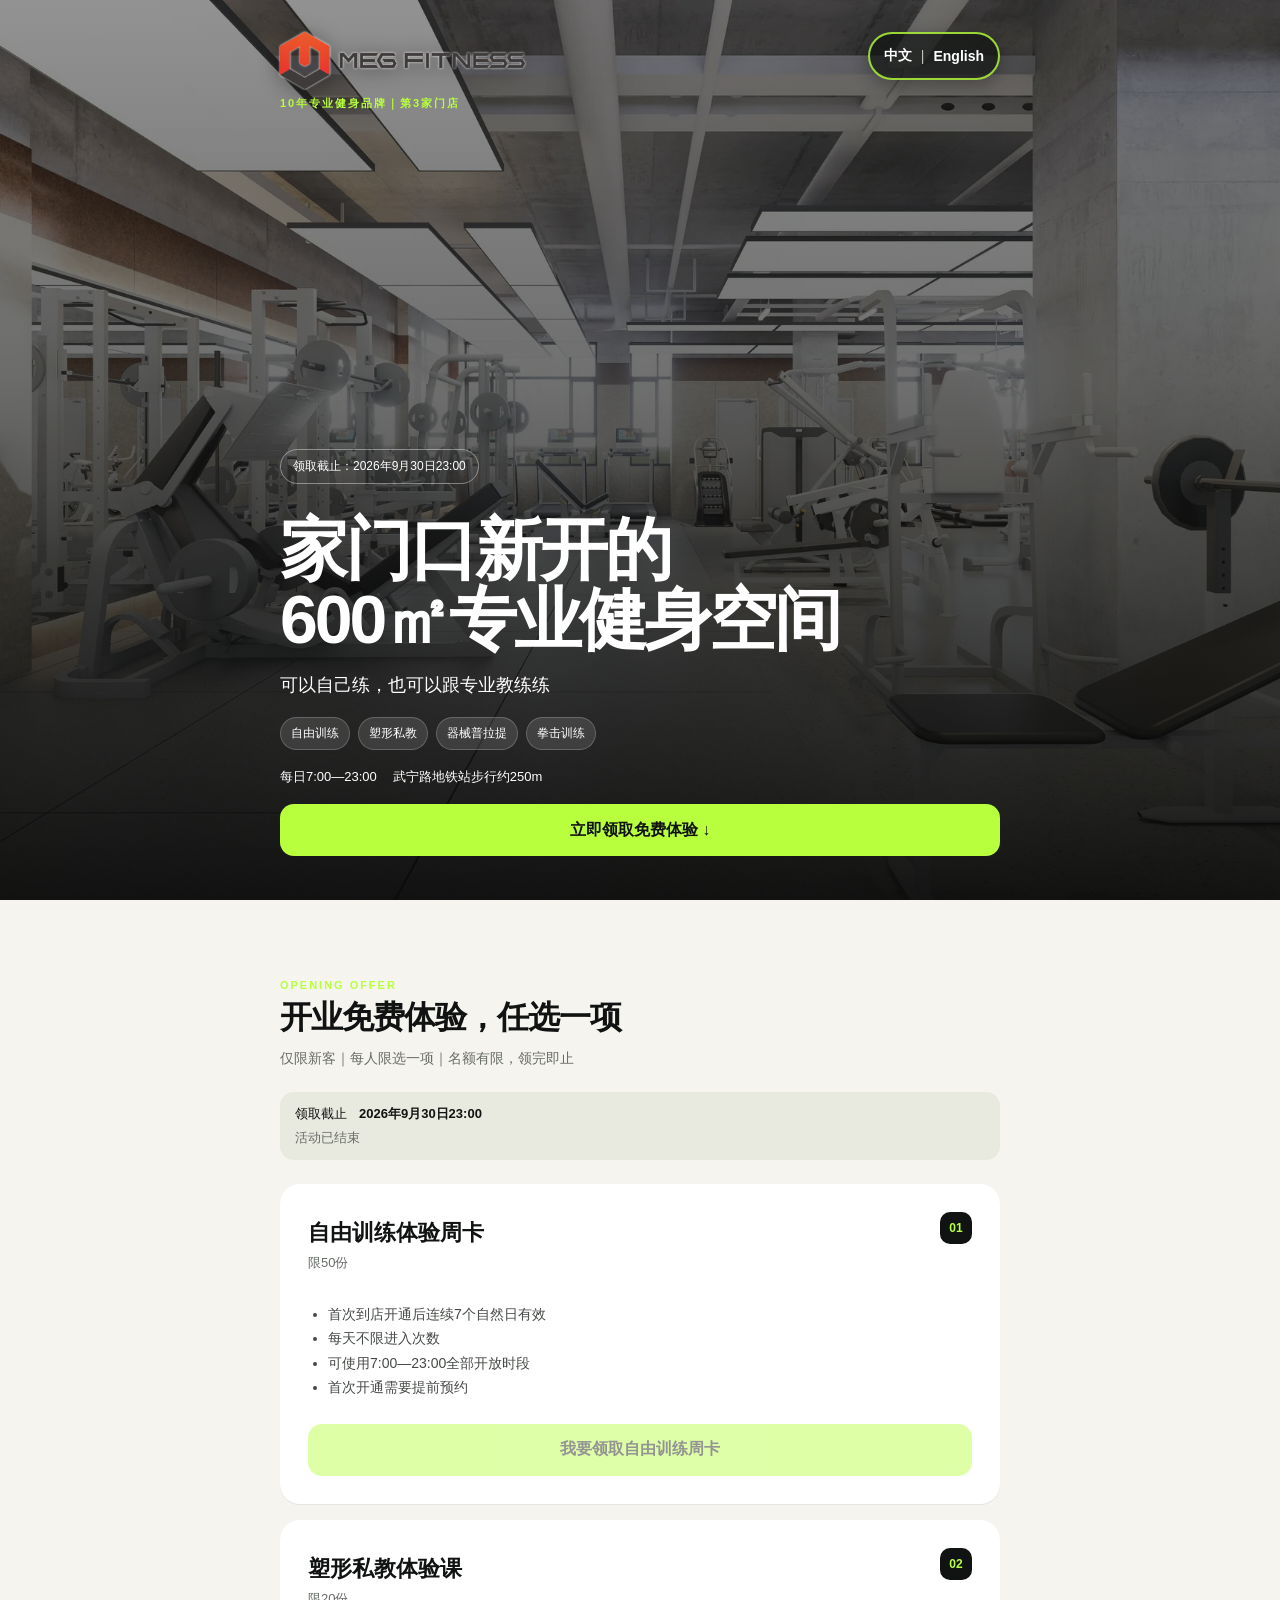
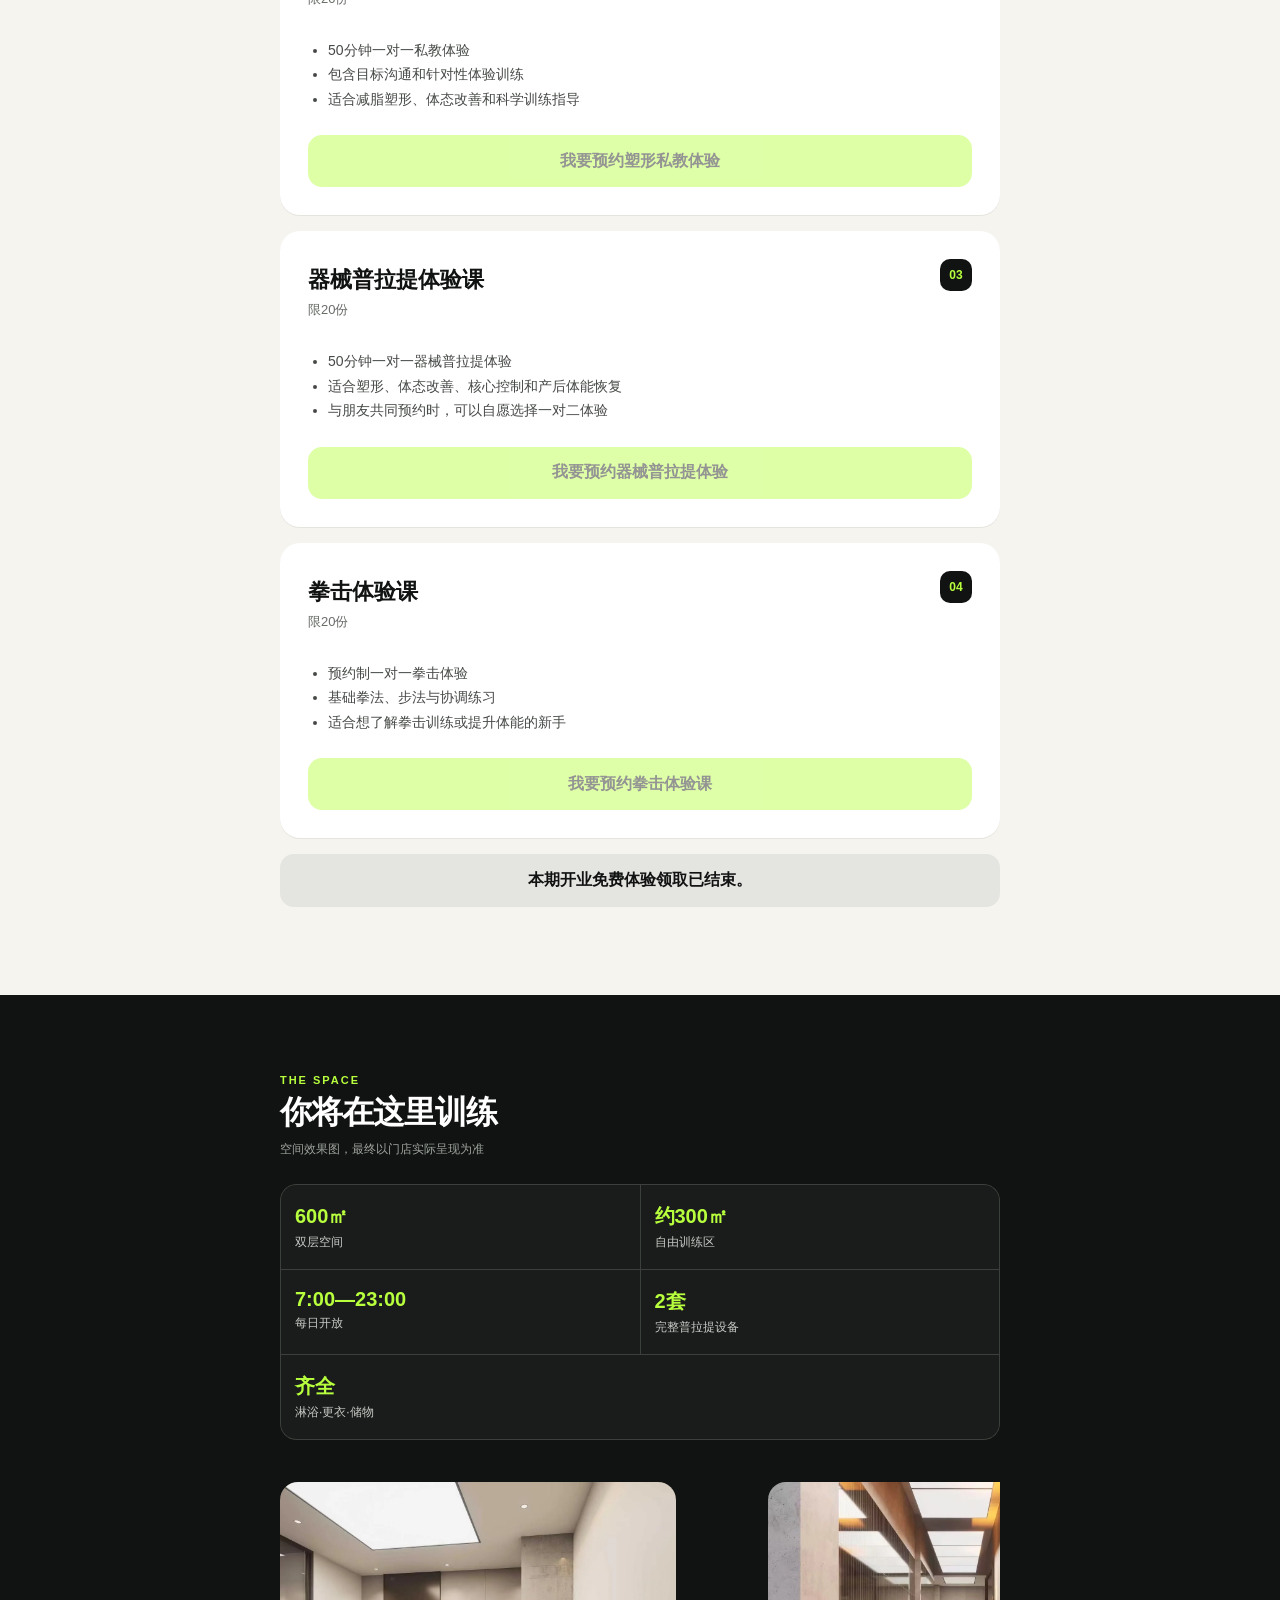
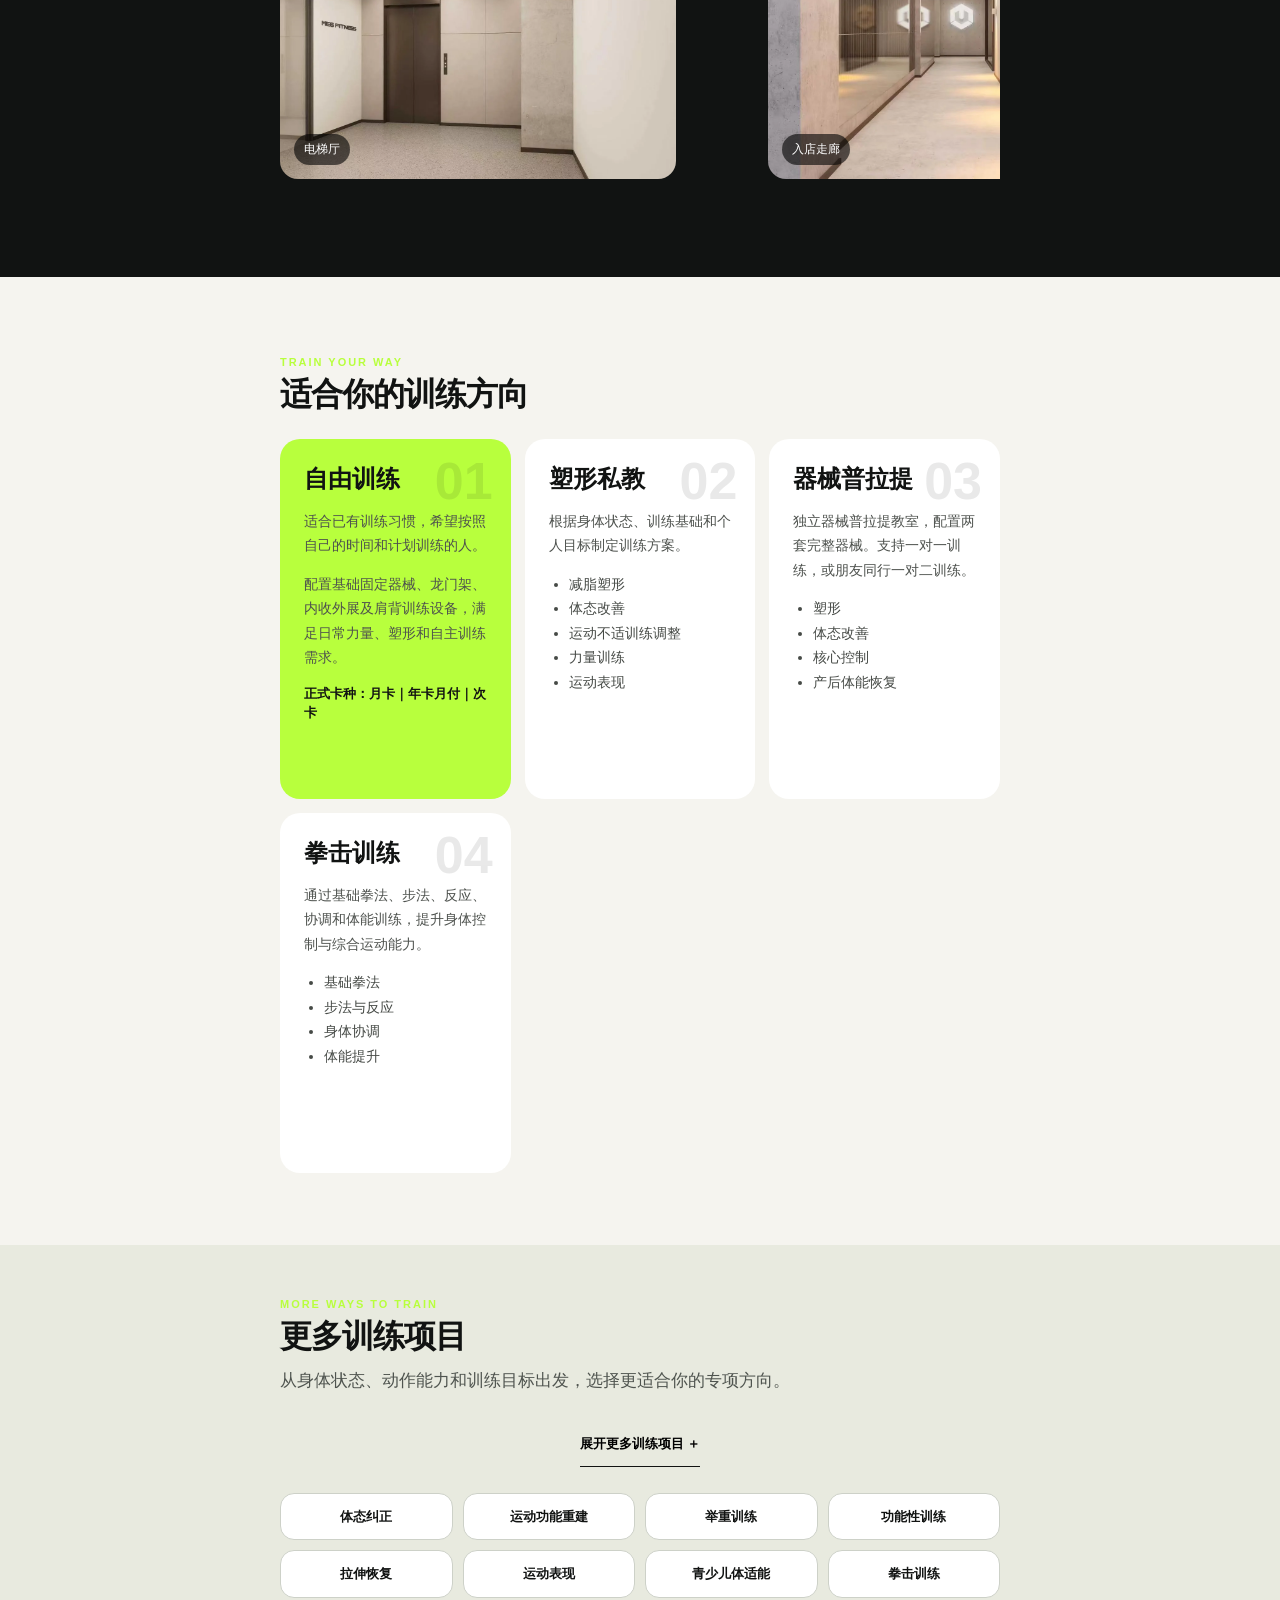
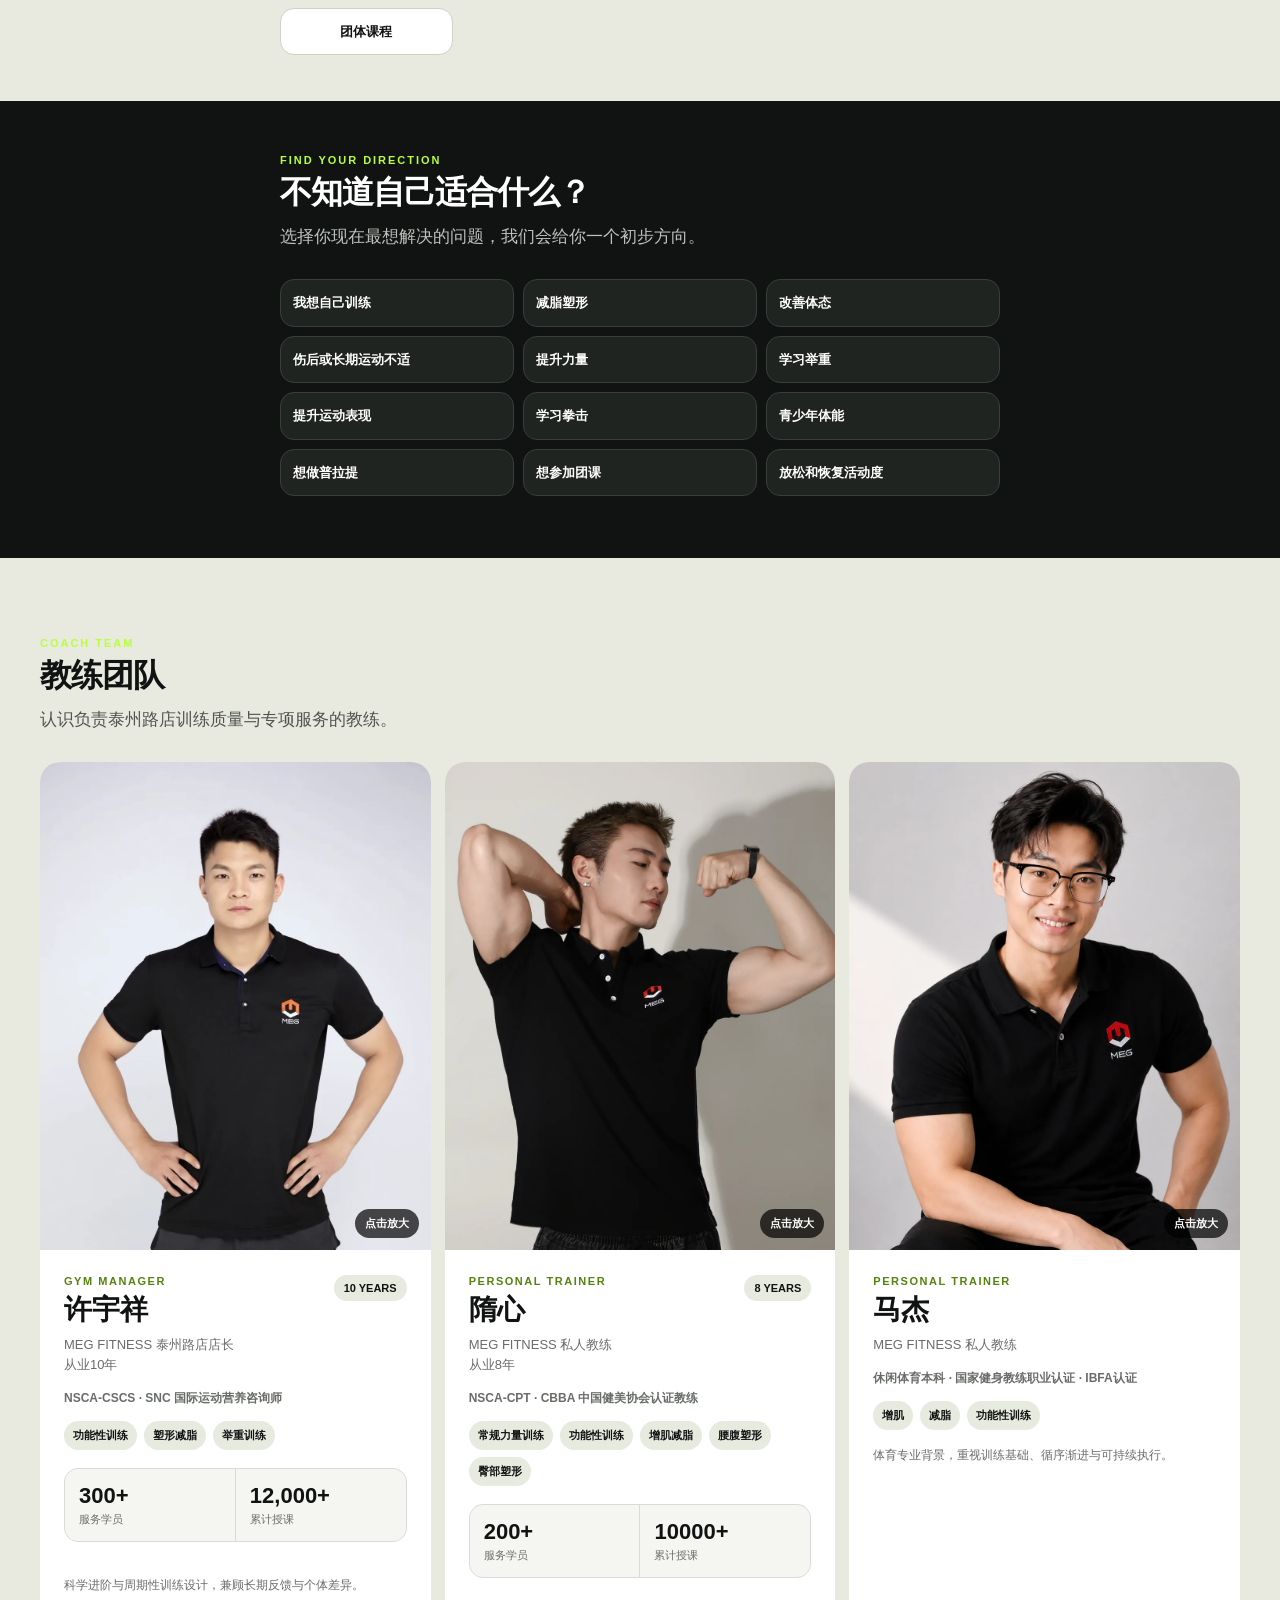
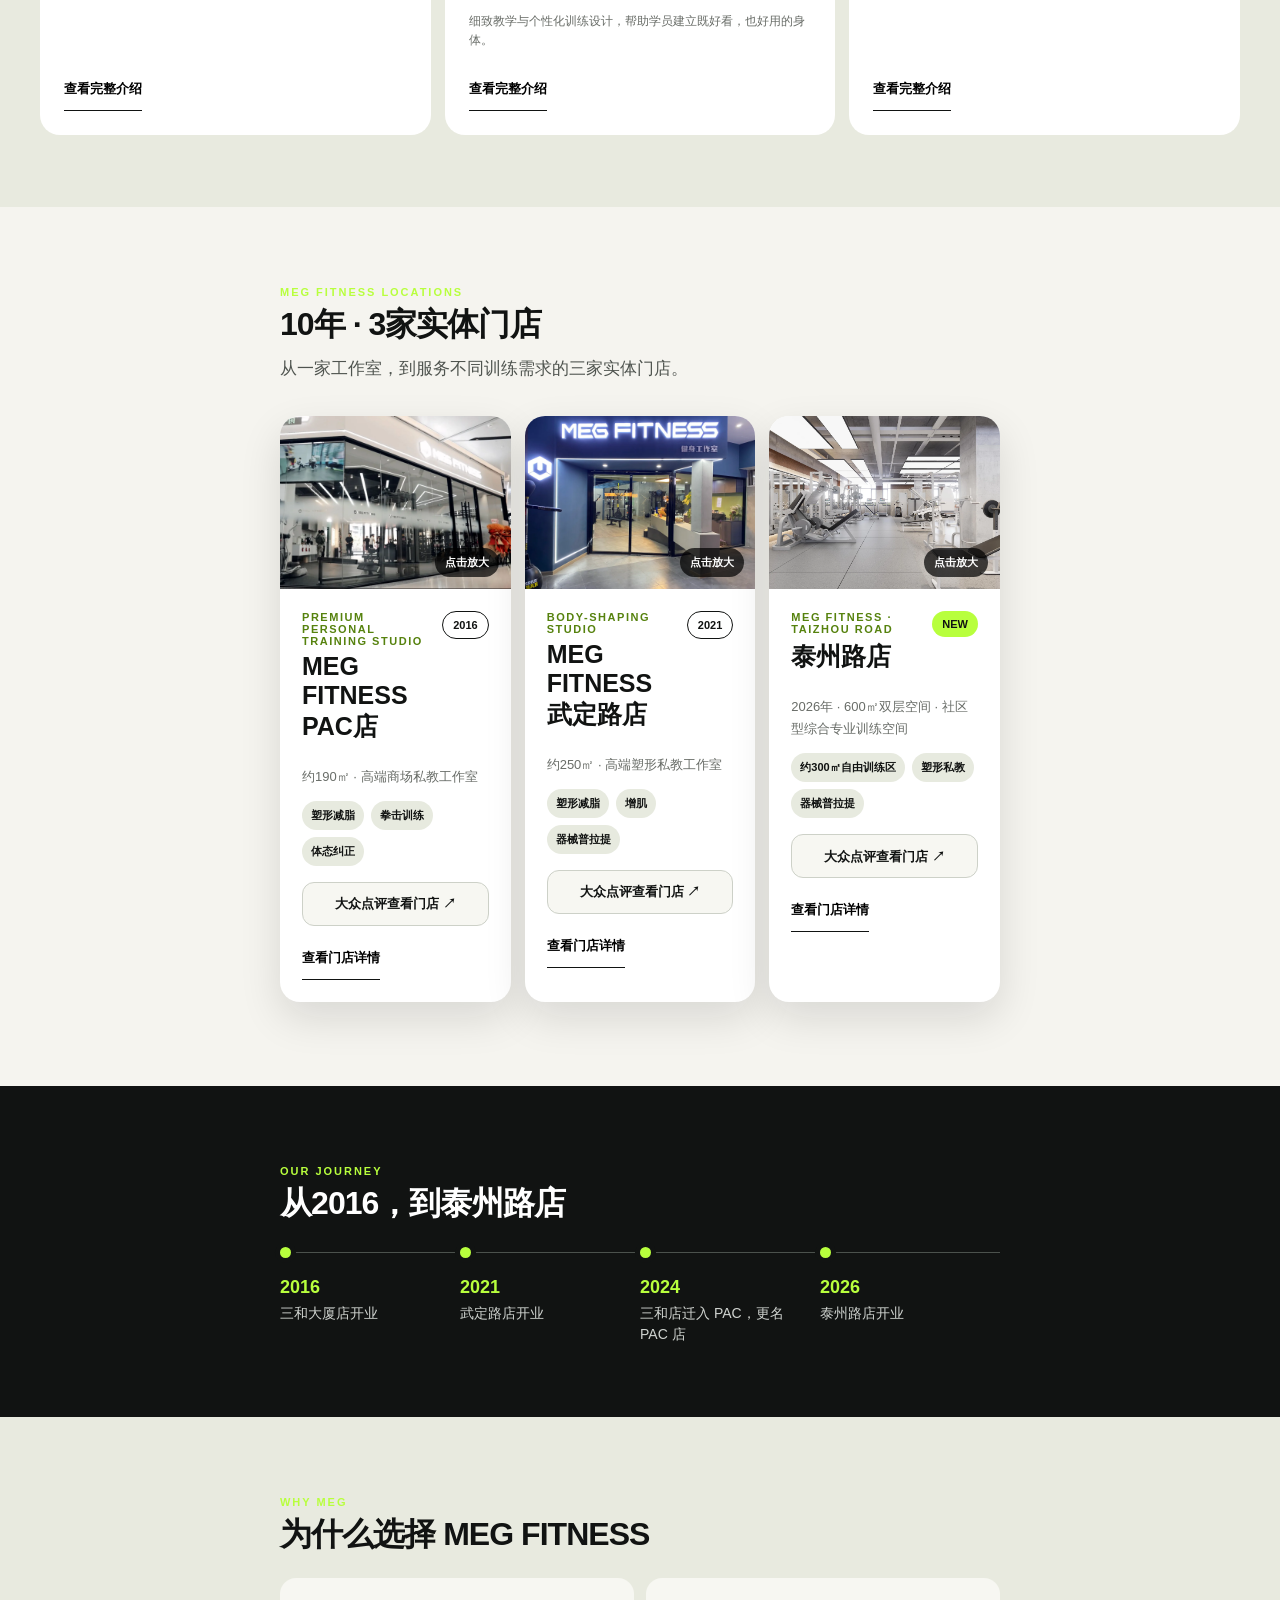
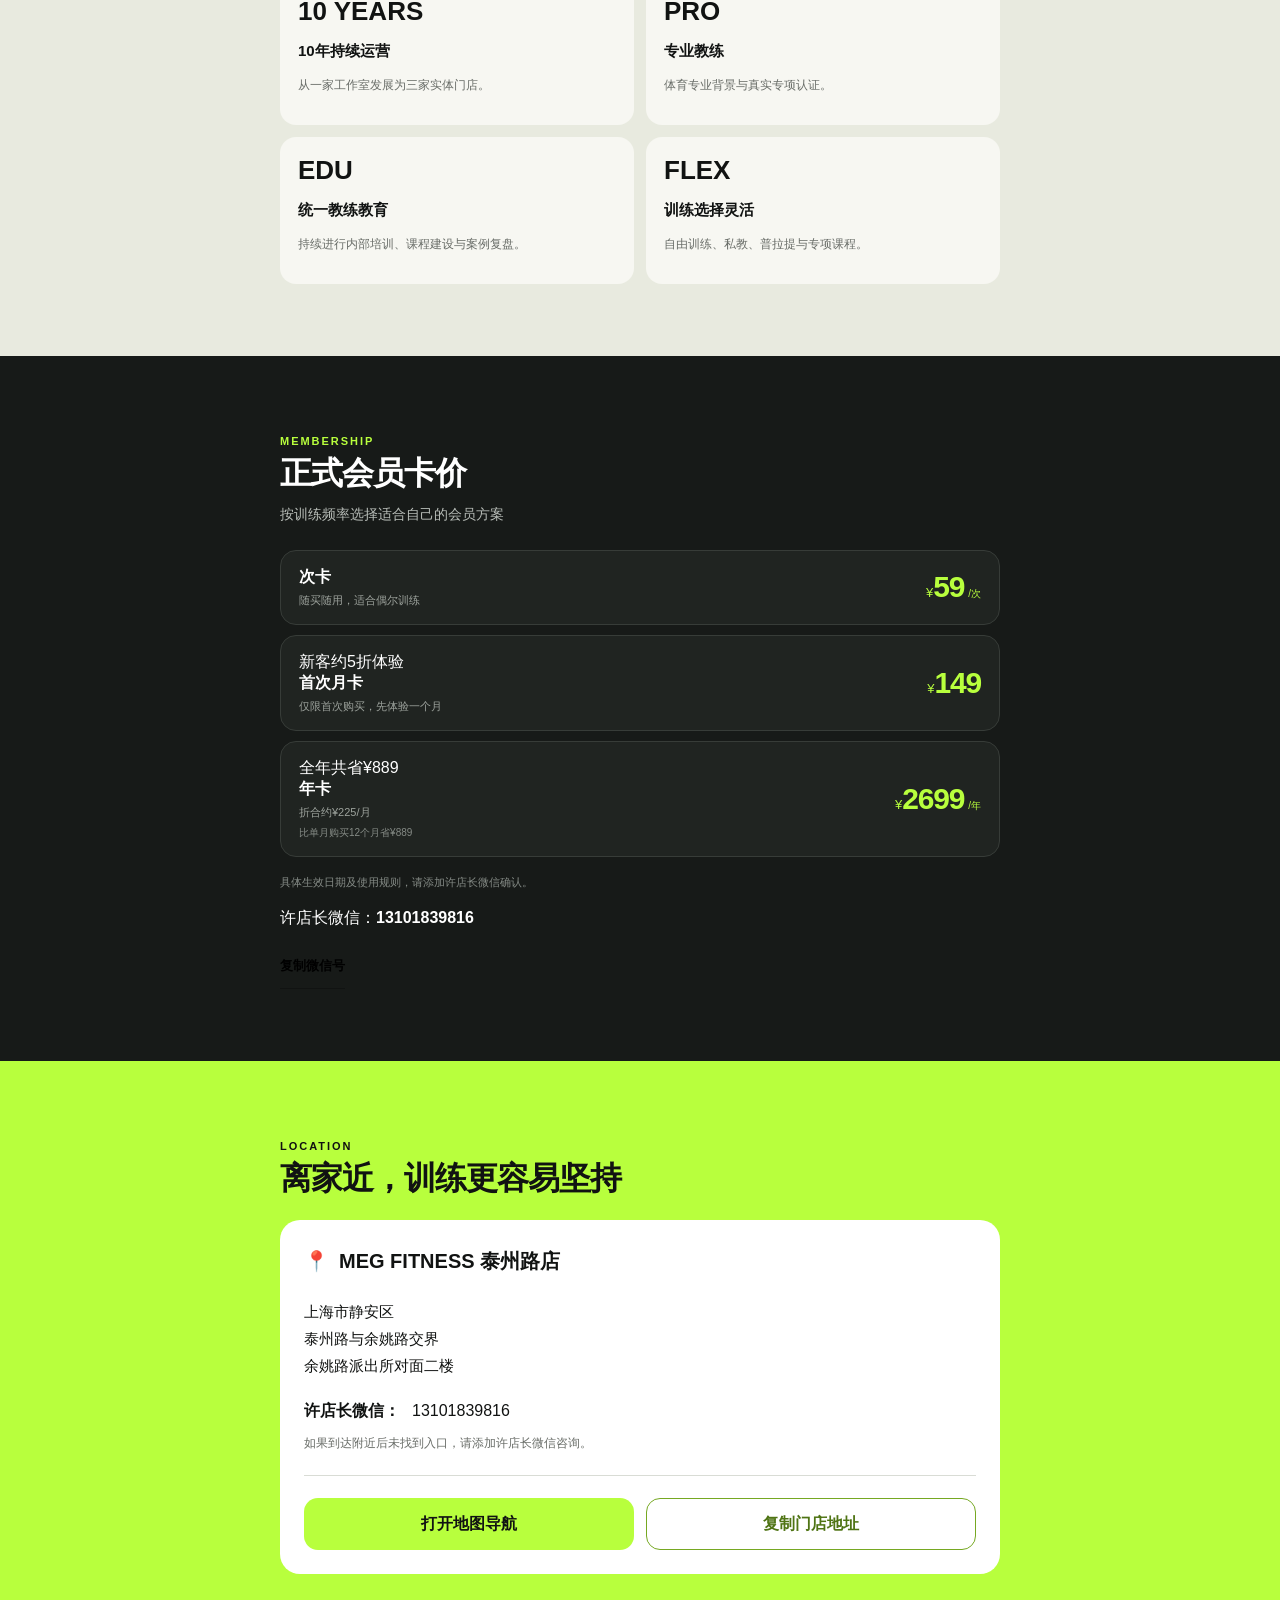
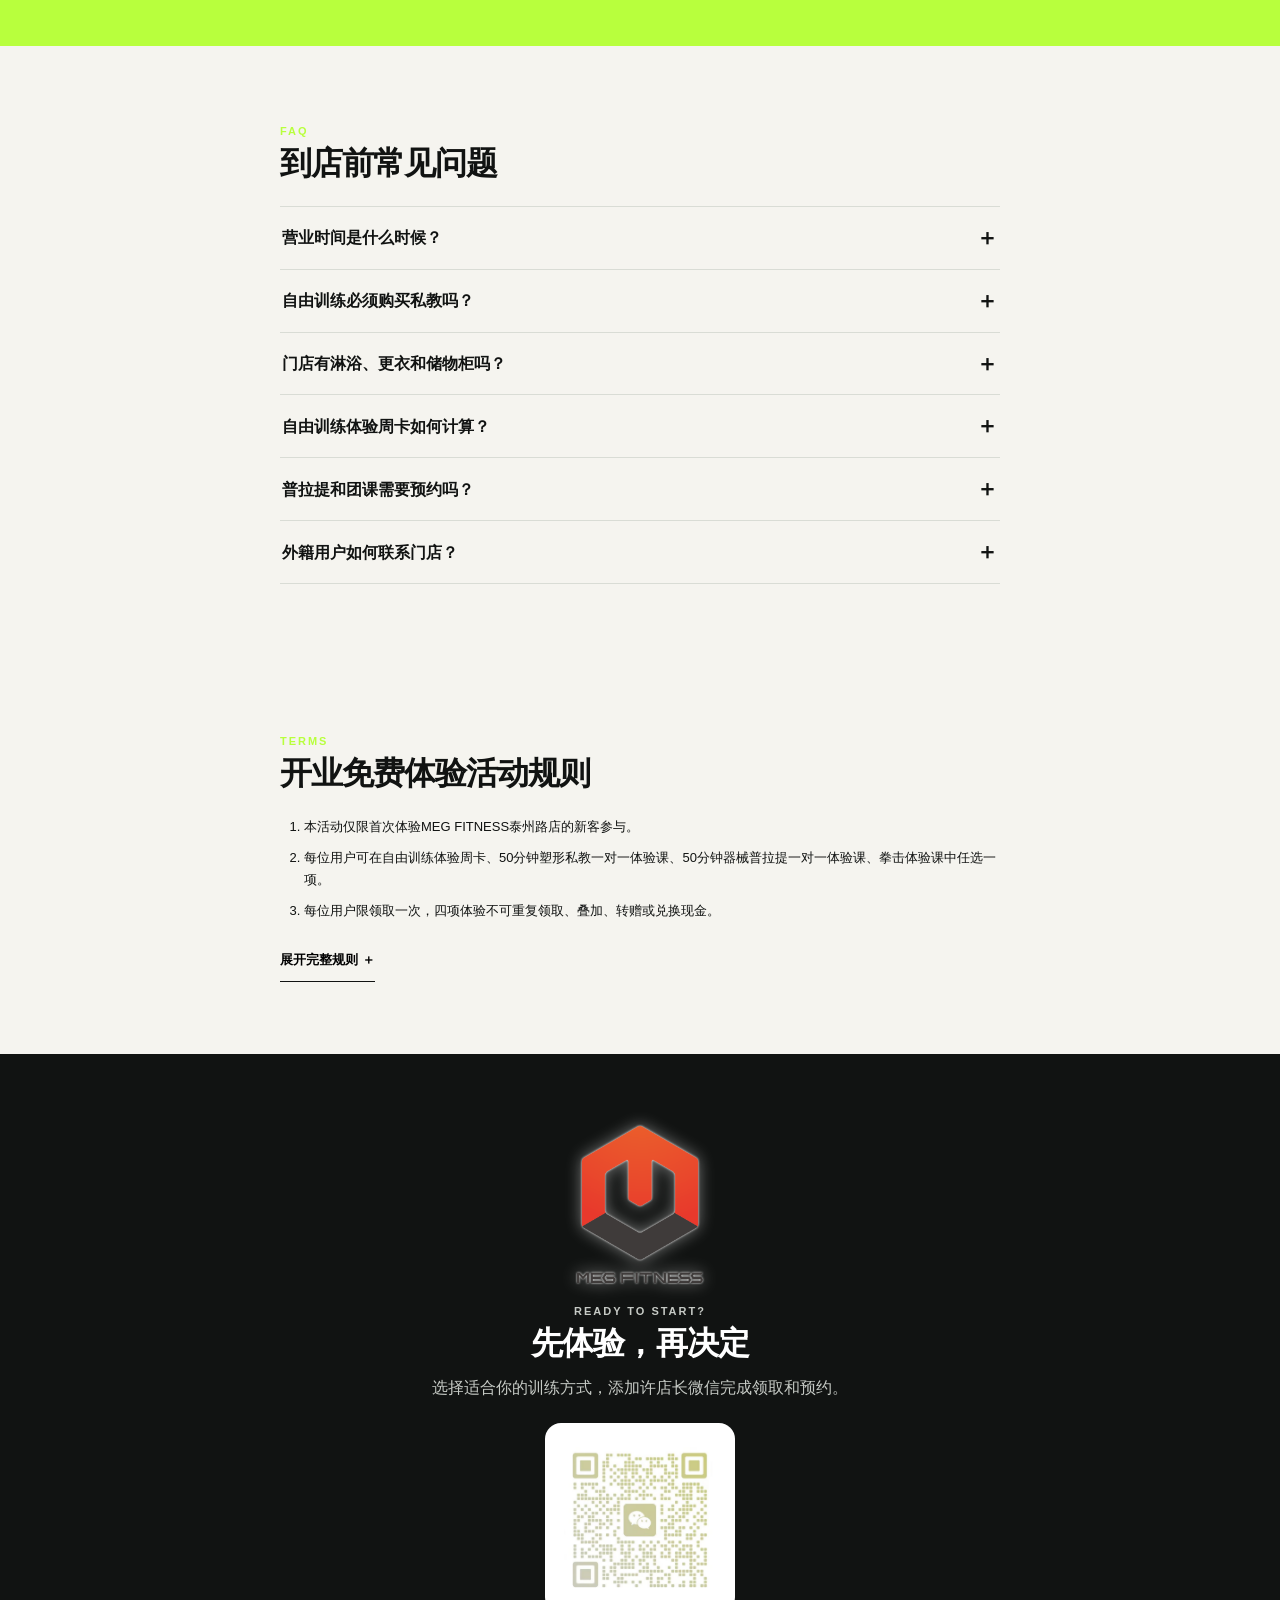
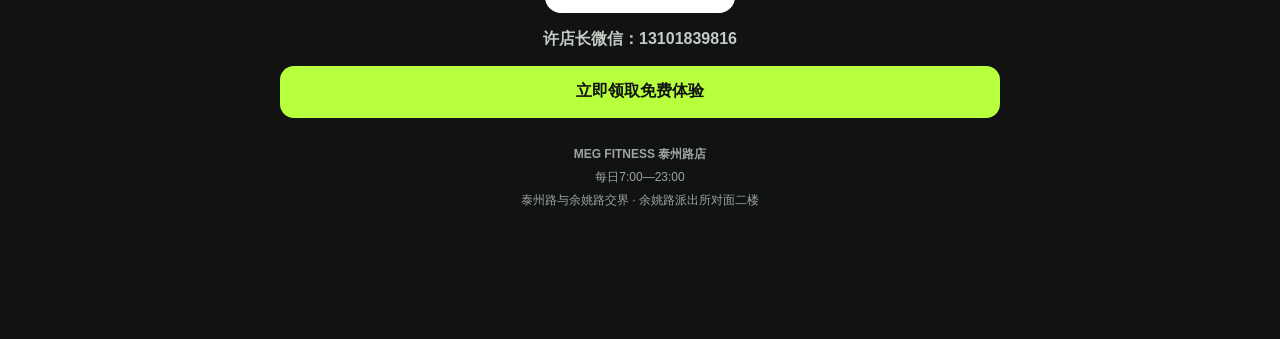
<file: index.html>
<!doctype html>
<html lang="zh-CN">
<head>
  <meta charset="utf-8">
  <meta name="viewport" content="width=device-width,initial-scale=1,viewport-fit=cover">
  <meta name="theme-color" content="#111312">
  <meta name="description" content="MEG FITNESS 泰州路店开业免费体验活动">
  <link rel="icon" type="image/png" href="/assets/meg-logo-vertical.png?v=20260806-2">
  <title>MEG FITNESS 泰州路店｜开业免费体验</title>
  <link rel="canonical" href="https://taizhou.jinxiliu.com/">
  <link rel="alternate" hreflang="zh-CN" href="https://taizhou.jinxiliu.com/">
  <link rel="alternate" hreflang="en" href="https://taizhou.jinxiliu.com/en/">
  <!-- CACHE_VERSION: 20260818-2（发布新版本时同步更新 CSS/JS 查询参数） -->
  <link rel="preload" as="image" href="/assets/hero.webp?v=20260806-2" fetchpriority="high">
  <link rel="stylesheet" href="/styles.css?v=20260818-2">
</head>
<body data-language="zh-CN">
  <header class="hero" id="hero" data-nav-section>
    <div class="hero-bg" id="heroBg" style="background-image:url('assets/hero.webp?v=20260806-2')" aria-hidden="true"></div>
    <div class="hero-shade"></div>
    <div class="hero-content wrap">
      <div class="hero-top"><div class="hero-brand"><img class="brand-logo-horizontal" src="/assets/meg-logo-horizontal.png?v=20260806-2" width="760" height="176" alt="MEG FITNESS"><p class="brand sr-only" id="brand">MEG FITNESS</p><p class="eyebrow" id="brandProof">10年专业健身品牌｜第3家门店</p></div><nav class="language-switch" aria-label="语言切换"><span class="language-current" aria-current="page">中文</span><i aria-hidden="true">|</i><a href="/en/" data-switch-language><span class="language-full">English</span><span class="language-short">EN</span></a></nav></div>
      <div class="hero-copy">
        <p class="deadline-pill">领取截止：<span data-deadline>2026年9月30日23:00</span></p>
        <h1 id="heroTitle">家门口新开的<br>600㎡专业健身空间</h1>
        <p class="subtitle" id="subtitle">可以自己练，也可以跟专业教练练</p>
        <div class="tags" id="tags"><span class="tag">自由训练</span><span class="tag">塑形私教</span><span class="tag">器械普拉提</span><span class="tag">拳击训练</span></div>
        <div class="hero-meta"><span id="hours">每日7:00—23:00</span><span id="distance">武宁路地铁站步行约250m</span></div>
        <button class="btn btn-primary js-scroll-to-trials" type="button">立即领取免费体验 <span>↓</span></button>
      </div>
    </div>
  </header>

  <main>
    <section class="section claim-section" id="trial-options" data-nav-section>
      <div class="wrap">
        <p class="section-kicker">OPENING OFFER</p><h2>开业免费体验，任选一项</h2>
        <p class="muted">仅限新客｜每人限选一项｜名额有限，领完即止</p>
        <div class="deadline-card">领取截止 <strong data-deadline>2026年9月30日23:00</strong><span id="countdown"></span></div>
        <div class="experience-list" id="experienceList">
          <article class="experience-card"><div class="experience-head"><div><h3>自由训练体验周卡</h3><p class="quota">限50份</p></div><span class="number-badge">01</span></div><ul><li>首次到店开通后连续7个自然日有效</li><li>每天不限进入次数</li><li>可使用7:00—23:00全部开放时段</li><li>首次开通需要提前预约</li></ul><button class="btn btn-primary claim-button js-claim-experience" type="button" data-experience="open-gym" data-language="zh-CN">我要领取自由训练周卡</button></article>
          <article class="experience-card"><div class="experience-head"><div><h3>塑形私教体验课</h3><p class="quota">限20份</p></div><span class="number-badge">02</span></div><ul><li>50分钟一对一私教体验</li><li>包含目标沟通和针对性体验训练</li><li>适合减脂塑形、体态改善和科学训练指导</li></ul><button class="btn btn-primary claim-button js-claim-experience" type="button" data-experience="personal-training" data-language="zh-CN">我要预约塑形私教体验</button></article>
          <article class="experience-card"><div class="experience-head"><div><h3>器械普拉提体验课</h3><p class="quota">限20份</p></div><span class="number-badge">03</span></div><ul><li>50分钟一对一器械普拉提体验</li><li>适合塑形、体态改善、核心控制和产后体能恢复</li><li>与朋友共同预约时，可以自愿选择一对二体验</li></ul><button class="btn btn-primary claim-button js-claim-experience" type="button" data-experience="pilates" data-language="zh-CN">我要预约器械普拉提体验</button></article>
          <article class="experience-card"><div class="experience-head"><div><h3>拳击体验课</h3><p class="quota">限20份</p></div><span class="number-badge">04</span></div><ul><li>预约制一对一拳击体验</li><li>基础拳法、步法与协调练习</li><li>适合想了解拳击训练或提升体能的新手</li></ul><button class="btn btn-primary claim-button js-claim-experience" type="button" data-experience="boxing" data-language="zh-CN">我要预约拳击体验课</button></article>
        </div>
        <p class="swipe-hint" aria-hidden="true">左右滑动查看更多体验项目</p>
      </div>
    </section>

    <section class="section dark-section" id="space" data-nav-section>
      <div class="wrap"><p class="section-kicker">THE SPACE</p><h2>你将在这里训练</h2><p class="render-note">空间效果图，最终以门店实际呈现为准</p>
        <div class="stat-grid"><div><strong>600㎡</strong><span>双层空间</span></div><div><strong>约300㎡</strong><span>自由训练区</span></div><div><strong>7:00—23:00</strong><span>每日开放</span></div><div><strong>2套</strong><span>完整普拉提设备</span></div><div><strong>齐全</strong><span>淋浴·更衣·储物</span></div></div>
        <div class="gallery" id="gallery" aria-label="门店环境图片横向相册">
          <figure class="gallery-card"><img loading="lazy" decoding="async" src="assets/elevator.webp?v=20260806-2" alt="电梯厅" data-gallery-index="0"><figcaption class="gallery-label">电梯厅</figcaption></figure>
          <figure class="gallery-card"><img loading="lazy" decoding="async" src="assets/corridor.webp?v=20260806-2" alt="入店走廊" data-gallery-index="1"><figcaption class="gallery-label">入店走廊</figcaption></figure>
          <figure class="gallery-card"><img loading="lazy" decoding="async" src="assets/gym-1.webp?v=20260806-2" alt="自由训练区" data-gallery-index="2"><figcaption class="gallery-label">自由训练区</figcaption></figure>
          <figure class="gallery-card"><img loading="lazy" decoding="async" src="assets/gym-2.webp?v=20260806-2" alt="力量器械区" data-gallery-index="3"><figcaption class="gallery-label">力量器械区</figcaption></figure>
          <figure class="gallery-card"><img loading="lazy" decoding="async" src="assets/gym-3.webp?v=20260806-2" alt="综合训练区" data-gallery-index="4"><figcaption class="gallery-label">综合训练区</figcaption></figure>
          <figure class="gallery-card"><img loading="lazy" decoding="async" src="assets/pilates-1.webp?v=20260806-2" alt="器械普拉提教室" data-gallery-index="5"><figcaption class="gallery-label">器械普拉提教室</figcaption></figure>
          <figure class="gallery-card"><img loading="lazy" decoding="async" src="assets/pilates-2.webp?v=20260806-2" alt="普拉提设备" data-gallery-index="6"><figcaption class="gallery-label">普拉提设备</figcaption></figure>
          <figure class="gallery-card"><img loading="lazy" decoding="async" src="assets/changing-room.webp?v=20260806-2" alt="更衣与储物空间" data-gallery-index="7"><figcaption class="gallery-label">更衣与储物空间</figcaption></figure>
          <figure class="gallery-card"><img loading="lazy" decoding="async" src="assets/shower.webp?v=20260806-2" alt="淋浴空间" data-gallery-index="8"><figcaption class="gallery-label">淋浴空间</figcaption></figure>
        </div>
        <p class="swipe-hint" aria-hidden="true">左右滑动查看更多门店图片</p>
      </div>
    </section>

    <section class="section training-hub-section" id="training" data-nav-section><div class="wrap"><p class="section-kicker">TRAIN YOUR WAY</p><h2>适合你的训练方向</h2>
      <div class="training-grid" aria-label="四种主要训练方式，可左右滑动">
        <article class="content-card featured"><span class="card-no">01</span><h3>自由训练</h3><p>适合已有训练习惯，希望按照自己的时间和计划训练的人。</p><p>配置基础固定器械、龙门架、内收外展及肩背训练设备，满足日常力量、塑形和自主训练需求。</p><b>正式卡种：月卡｜年卡月付｜次卡</b></article>
        <article class="content-card"><span class="card-no">02</span><h3>塑形私教</h3><p>根据身体状态、训练基础和个人目标制定训练方案。</p><ul><li>减脂塑形</li><li>体态改善</li><li>运动不适训练调整</li><li>力量训练</li><li>运动表现</li></ul></article>
        <article class="content-card"><span class="card-no">03</span><h3>器械普拉提</h3><p>独立器械普拉提教室，配置两套完整器械。支持一对一训练，或朋友同行一对二训练。</p><ul><li>塑形</li><li>体态改善</li><li>核心控制</li><li>产后体能恢复</li></ul></article>
        <article class="content-card"><span class="card-no">04</span><h3>拳击训练</h3><p>通过基础拳法、步法、反应、协调和体能训练，提升身体控制与综合运动能力。</p><ul><li>基础拳法</li><li>步法与反应</li><li>身体协调</li><li>体能提升</li></ul></article>
      </div>
      <p class="swipe-hint" aria-hidden="true">左右滑动查看四种训练方式</p>
    </div></section>

    <section class="section programs-section training-cluster-section"><div class="wrap">
      <p class="section-kicker">MORE WAYS TO TRAIN</p><h2>更多训练项目</h2>
      <p class="section-lead">从身体状态、动作能力和训练目标出发，选择更适合你的专项方向。</p>
      <button class="text-button more-programs-toggle" type="button" data-toggle-more-programs aria-expanded="false" data-expand-label="展开更多训练项目 ＋" data-collapse-label="收起更多训练项目 −">展开更多训练项目 ＋</button>
      <div class="program-tabs" aria-label="更多训练项目" data-more-programs>
        <button class="program-tab js-program-toggle" type="button" data-program="posture" aria-controls="program-detail-posture" aria-expanded="false">体态纠正</button>
        <button class="program-tab js-program-toggle" type="button" data-program="physical-reconditioning" aria-controls="program-detail-physical-reconditioning" aria-expanded="false">运动功能重建</button>
        <button class="program-tab js-program-toggle" type="button" data-program="weightlifting" aria-controls="program-detail-weightlifting" aria-expanded="false">举重训练</button>
        <button class="program-tab js-program-toggle" type="button" data-program="functional" aria-controls="program-detail-functional" aria-expanded="false">功能性训练</button>
        <button class="program-tab js-program-toggle" type="button" data-program="mobility-recovery" aria-controls="program-detail-mobility-recovery" aria-expanded="false">拉伸恢复</button>
        <button class="program-tab js-program-toggle" type="button" data-program="sports-performance" aria-controls="program-detail-sports-performance" aria-expanded="false">运动表现</button>
        <button class="program-tab js-program-toggle" type="button" data-program="youth-fitness" aria-controls="program-detail-youth-fitness" aria-expanded="false">青少儿体适能</button>
        <button class="program-tab js-program-toggle" type="button" data-program="boxing" aria-controls="program-detail-boxing" aria-expanded="false">拳击训练</button>
        <button class="program-tab js-program-toggle" type="button" data-program="group-classes" aria-controls="program-detail-group-classes" aria-expanded="false">团体课程</button>
      </div>
      <div class="program-details" aria-live="polite" data-more-programs hidden>
        <article class="program-detail" id="program-detail-posture" data-program-detail="posture" hidden><p class="detail-label">体态纠正</p><h3>从评估开始，而不是直接套动作</h3><p>通过活动度、关节功能、动作模式及身体左右差异评估，找到限制训练和日常动作表现的主要因素，再安排针对性训练。</p><p><strong>适合：</strong>久坐僵硬、体态问题、动作受限、身体左右差异明显，以及长期训练但部分动作始终难以改善的人。</p><p class="course-format">课程形式：预约制一对一私教</p></article>
        <article class="program-detail" id="program-detail-physical-reconditioning" data-program-detail="physical-reconditioning" hidden><p class="detail-label">运动功能重建</p><h3>从恢复活动，逐步回到训练</h3><p>结合功能评估、基础力量恢复、动作控制和负荷进阶，帮助经历运动损伤或长期运动不适的人，逐步恢复日常运动与训练能力。</p><p><strong>适合：</strong>伤后重新训练、长期运动不适、力量下降、动作信心不足，以及希望安全恢复训练负荷的人。</p><p class="course-format">课程形式：预约制一对一私教</p></article>
        <article class="program-detail" id="program-detail-weightlifting" data-program-detail="weightlifting" hidden><p class="detail-label">举重训练</p><h3>抓举、挺举与爆发力训练</h3><p>从基础动作、技术练习到力量与爆发力进阶，根据个人训练经验制定训练内容。</p><p><strong>适合：</strong>希望学习举重技术、提升力量与爆发力，或丰富力量训练内容的人。</p><p class="course-format">课程形式：预约制一对一私教 · 负责人：泰州路店店长许教练</p></article>
        <article class="program-detail" id="program-detail-functional" data-program-detail="functional" hidden><p class="detail-label">功能性训练</p><h3>让力量真正用于动作</h3><p>围绕推、拉、蹲、跨步、旋转、携重和位移等动作，提高身体控制、综合力量与运动能力。</p><p class="course-format">课程形式：预约制一对一私教</p></article>
        <article class="program-detail" id="program-detail-mobility-recovery" data-program-detail="mobility-recovery" hidden><p class="detail-label">拉伸恢复</p><h3>恢复可用的活动空间</h3><p>根据身体状态安排活动度、呼吸、主动控制与恢复训练，适合久坐、训练后紧张以及活动受限的人。</p><p class="course-format">课程形式：预约制一对一私教</p></article>
        <article class="program-detail" id="program-detail-sports-performance" data-program-detail="sports-performance" hidden><p class="detail-label">运动表现</p><h3>力量、速度、爆发力与专项能力</h3><p>根据运动项目和个人目标，训练力量、速度、变向、弹跳、投掷及专项动作能力。</p><p class="course-format">课程形式：预约制一对一私教</p></article>
        <article class="program-detail" id="program-detail-youth-fitness" data-program-detail="youth-fitness" hidden><p class="detail-label">青少儿体适能</p><h3>建立动作基础与运动能力</h3><p>面向5—12岁儿童，根据年龄与发展阶段训练协调、平衡、速度、灵敏、基础力量和运动技能。</p><p class="course-format">课程形式：预约制一对一私教</p></article>
        <article class="program-detail" id="program-detail-boxing" data-program-detail="boxing" hidden><p class="detail-label">拳击训练</p><h3>技术、体能与身体协调</h3><p>通过基础拳法、步法、反应、协调和体能训练，提升身体控制与综合运动能力。</p><p class="course-format">课程形式：预约制一对一私教</p></article>
        <article class="program-detail" id="program-detail-group-classes" data-program-detail="group-classes" hidden><p class="detail-label">团体课程</p><h3>在小组氛围中完成高质量训练</h3><p>由泰州路店店长负责，根据门店排课开放功能训练、力量、塑形、拉伸恢复等主题团体课程。</p><p class="course-format">课程形式：一对多团体课程</p><p class="detail-note">即将开放，具体课程主题、时间和名额以门店最新课表为准。</p></article>
      </div>
    </div></section>

    <section class="section goal-section training-cluster-section" id="goal-selector"><div class="wrap">
      <p class="section-kicker">FIND YOUR DIRECTION</p><h2>不知道自己适合什么？</h2>
      <p class="section-lead">选择你现在最想解决的问题，我们会给你一个初步方向。</p>
      <div class="goal-buttons" aria-label="选择训练目标">
        <button class="goal-button js-goal-button" type="button" data-goal="independent" data-recommended-service="open-gym" aria-pressed="false">我想自己训练</button>
        <button class="goal-button js-goal-button" type="button" data-goal="body-shaping" data-recommended-service="personal-training" aria-pressed="false">减脂塑形</button>
        <button class="goal-button js-goal-button" type="button" data-goal="posture" data-recommended-service="posture-training" aria-pressed="false">改善体态</button>
        <button class="goal-button js-goal-button" type="button" data-goal="discomfort" data-recommended-service="physical-reconditioning" aria-pressed="false">伤后或长期运动不适</button>
        <button class="goal-button js-goal-button" type="button" data-goal="strength" data-recommended-service="strength-training" aria-pressed="false">提升力量</button>
        <button class="goal-button js-goal-button" type="button" data-goal="weightlifting" data-recommended-service="weightlifting" aria-pressed="false">学习举重</button>
        <button class="goal-button js-goal-button" type="button" data-goal="sports-performance" data-recommended-service="sports-performance" aria-pressed="false">提升运动表现</button>
        <button class="goal-button js-goal-button" type="button" data-goal="boxing" data-recommended-service="boxing-training" aria-pressed="false">学习拳击</button>
        <button class="goal-button js-goal-button" type="button" data-goal="youth-fitness" data-recommended-service="youth-fitness" aria-pressed="false">青少年体能</button>
        <button class="goal-button js-goal-button" type="button" data-goal="pilates" data-recommended-service="pilates" aria-pressed="false">想做普拉提</button>
        <button class="goal-button js-goal-button" type="button" data-goal="group-classes" data-recommended-service="group-classes" aria-pressed="false">想参加团课</button>
        <button class="goal-button js-goal-button" type="button" data-goal="recovery" data-recommended-service="mobility-recovery" aria-pressed="false">放松和恢复活动度</button>
      </div>
      <div class="goal-results" aria-live="polite">
        <article class="goal-result" data-goal-result="independent" hidden><p class="detail-label">推荐方向</p><h3>自由训练</h3><p>适合已有训练习惯、希望按自己的时间和计划训练的人。</p><p class="course-format">课程形式：自主训练</p><button class="btn btn-primary js-goal-cta" type="button" data-goal="independent" data-recommended-service="open-gym" data-experience="open-gym" data-language="zh-CN">领取自由训练体验周卡</button></article>
        <article class="goal-result" data-goal-result="body-shaping" hidden><p class="detail-label">推荐方向</p><h3>塑形私教 + 自由训练</h3><p>先通过一对一体验明确训练重点，再结合自主训练建立稳定节奏。</p><p class="course-format">课程形式：预约制一对一私教</p><button class="btn btn-primary js-goal-cta" type="button" data-goal="body-shaping" data-recommended-service="personal-training" data-experience="personal-training" data-language="zh-CN">预约塑形私教体验</button></article>
        <article class="goal-result" data-goal-result="posture" hidden><p class="detail-label">推荐方向</p><h3>体态纠正</h3><p>从活动度和动作模式评估开始，再安排适合你的针对性训练。</p><p class="course-format">课程形式：预约制一对一私教</p><button class="btn btn-primary js-goal-cta" type="button" data-goal="posture" data-recommended-service="posture-training" data-experience="personal-training" data-language="zh-CN">预约塑形私教体验</button></article>
        <article class="goal-result" data-goal-result="discomfort" hidden><p class="detail-label">推荐方向</p><h3>运动功能重建 + 体态评估</h3><p>从当前活动能力和训练限制出发，逐步重建基础力量、动作控制与训练负荷。</p><p class="course-format">课程形式：预约制一对一私教</p><button class="btn btn-primary js-goal-cta" type="button" data-goal="discomfort" data-recommended-service="physical-reconditioning" data-consultation="physical-reconditioning" data-language="zh-CN">添加微信咨询</button></article>
        <article class="goal-result" data-goal-result="strength" hidden><p class="detail-label">推荐方向</p><h3>力量训练 + 自由训练</h3><p>通过私教体验明确动作与进阶方向，再在自由训练中持续积累。</p><p class="course-format">课程形式：预约制一对一私教 + 自主训练</p><button class="btn btn-primary js-goal-cta" type="button" data-goal="strength" data-recommended-service="strength-training" data-experience="personal-training" data-language="zh-CN">预约私教体验</button></article>
        <article class="goal-result" data-goal-result="weightlifting" hidden><p class="detail-label">推荐方向</p><h3>举重训练</h3><p>从基础技术和力量开始，循序学习抓举、挺举与爆发力训练。</p><p class="course-format">课程形式：预约制一对一私教</p><button class="btn btn-primary js-goal-cta" type="button" data-goal="weightlifting" data-recommended-service="olympic-weightlifting" data-consultation="weightlifting" data-language="zh-CN">添加微信咨询</button></article>
        <article class="goal-result" data-goal-result="sports-performance" hidden><p class="detail-label">推荐方向</p><h3>运动表现</h3><p>根据你的运动项目与目标，安排力量、速度、变向和专项能力训练。</p><p class="course-format">课程形式：预约制一对一私教</p><button class="btn btn-primary js-goal-cta" type="button" data-goal="sports-performance" data-recommended-service="sports-performance" data-consultation="sports-performance" data-language="zh-CN">添加微信咨询</button></article>
        <article class="goal-result" data-goal-result="boxing" hidden><p class="detail-label">推荐方向</p><h3>拳击训练</h3><p>从基础拳法、步法、反应与协调训练开始，建立技术和体能基础。</p><p class="course-format">课程形式：预约制一对一私教</p><button class="btn btn-primary js-goal-cta" type="button" data-goal="boxing" data-recommended-service="boxing-training" data-consultation="boxing" data-language="zh-CN">添加微信咨询</button></article>
        <article class="goal-result" data-goal-result="youth-fitness" hidden><p class="detail-label">推荐方向</p><h3>青少儿体适能</h3><p>面向5—12岁儿童，需要结合年龄、运动经历和当前能力安排训练。</p><p class="course-format">课程形式：预约制一对一私教</p><button class="btn btn-primary js-goal-cta" type="button" data-goal="youth-fitness" data-recommended-service="youth-fitness" data-consultation="youth-fitness" data-language="zh-CN">添加微信咨询</button></article>
        <article class="goal-result" data-goal-result="pilates" hidden><p class="detail-label">推荐方向</p><h3>器械普拉提</h3><p>适合关注塑形、体态、核心控制或产后体能恢复的人。</p><p class="course-format">课程形式：预约制一对一私教</p><button class="btn btn-primary js-goal-cta" type="button" data-goal="pilates" data-recommended-service="pilates" data-experience="pilates" data-language="zh-CN">预约器械普拉提体验</button></article>
        <article class="goal-result" data-goal-result="group-classes" hidden><p class="detail-label">推荐方向</p><h3>团体课程</h3><p>适合希望在小组氛围中完成结构化训练的人，主题与时间以最新课表为准。</p><p class="course-format">课程形式：一对多团体课程</p><button class="btn btn-primary js-goal-cta" type="button" data-goal="group-classes" data-recommended-service="group-classes" data-consultation="group-classes" data-language="zh-CN">添加微信咨询最新课表</button></article>
        <article class="goal-result" data-goal-result="recovery" hidden><p class="detail-label">推荐方向</p><h3>拉伸恢复</h3><p>通过活动度、呼吸和主动控制训练，逐步恢复可用的活动空间。</p><p class="course-format">课程形式：预约制一对一私教</p><button class="btn btn-primary js-goal-cta" type="button" data-goal="recovery" data-recommended-service="mobility-recovery" data-consultation="recovery" data-language="zh-CN">添加微信咨询</button></article>
      </div>
    </div></section>

    <section class="section coach-team-section" id="coaches" data-nav-section data-config-section="coach"><div class="wrap">
      <p class="section-kicker">COACH TEAM</p><h2>教练团队</h2><p class="section-lead">认识负责泰州路店训练质量与专项服务的教练。</p>
      <div class="coach-list" data-coach-list>
        <article class="coach-card" data-coach-id="manager">
          <button class="coach-photo js-image-preview" type="button" data-preview-src="/assets/coach-xu.webp?v=20260806-2" data-preview-alt="许宇祥教练官方形象照" aria-label="放大查看许宇祥教练照片"><img loading="lazy" decoding="async" width="1000" height="1250" src="assets/coach-xu.webp?v=20260806-2" alt="许宇祥教练官方形象照" data-fallback-image><span>点击放大</span></button>
          <div class="coach-card-body"><div class="coach-heading"><div><p class="detail-label">GYM MANAGER</p><h3>许宇祥</h3><p>MEG FITNESS 泰州路店店长</p><p>从业10年</p></div><span class="status-badge coach-role-badge">10 YEARS</span></div>
            <p class="coach-cert-summary">NSCA-CSCS · SNC 国际运动营养咨询师</p>
            <div class="coach-tags"><span>功能性训练</span><span>塑形减脂</span><span>举重训练</span></div>
            <div class="coach-stats"><div><strong>300+</strong><span>服务学员</span></div><div><strong>12,000+</strong><span>累计授课</span></div></div>
            <p class="coach-positioning">科学进阶与周期性训练设计，兼顾长期反馈与个体差异。</p>
            <button class="text-button js-coach-toggle" type="button" data-coach-id="manager" aria-controls="coach-detail-manager" aria-expanded="false" data-expand-label="查看完整介绍" data-collapse-label="收起完整介绍">查看完整介绍</button>
            <div class="coach-details" id="coach-detail-manager" hidden>
              <dl class="credentials-list"><div><dt>教育背景</dt><dd>社会体育指导与管理专业</dd></div><div><dt>专业认证</dt><dd>NSCA-CSCS 美国国家体能协会认证体能训练专家<br>SNC 国际运动营养咨询师</dd></div><div><dt>品牌职位</dt><dd>MEG内训课程总监</dd></div><div><dt>擅长方向</dt><dd>功能性训练、塑形减脂、举重训练</dd></div><div><dt>教学特点</dt><dd>科学进阶、周期性训练、个性化方案、长期反馈</dd></div></dl>
              <div class="coach-bio"><p>许宇祥教练从业10年，毕业于社会体育指导与管理专业，持有NSCA-CSCS及SNC国际运动营养咨询师认证。</p><p>他长期专注于功能性训练、塑形减脂与举重训练，累计服务超过300名学员，授课超过12,000节，并担任MEG FITNESS内训课程总监，负责教练培训与课程标准建设。</p><p>教学中，他根据学员目标、身体状态和训练经验制定周期性训练方案，强调科学进阶、长期反馈与个体差异。管理与教学风格严谨细致，同时坚持以人为本，让训练真正服务于学员的目标。</p></div>
            </div>
          </div>
        </article>
        <article class="coach-card" data-coach-id="suixin">
          <button class="coach-photo js-image-preview" type="button" data-preview-src="/assets/coach-suixin.webp?v=20260818-1" data-preview-alt="隋心教练官方形象照" aria-label="放大查看隋心教练照片"><img loading="lazy" decoding="async" width="1000" height="1250" src="assets/coach-suixin.webp?v=20260818-1" alt="隋心教练官方形象照" data-fallback-image><span>点击放大</span></button>
          <div class="coach-card-body"><div class="coach-heading"><div><p class="detail-label">PERSONAL TRAINER</p><h3>隋心</h3><p>MEG FITNESS 私人教练</p><p>从业8年</p></div><span class="status-badge coach-role-badge">8 YEARS</span></div>
            <p class="coach-cert-summary">NSCA-CPT · CBBA 中国健美协会认证教练</p>
            <div class="coach-tags"><span>常规力量训练</span><span>功能性训练</span><span>增肌减脂</span><span>腰腹塑形</span><span>臀部塑形</span></div>
            <div class="coach-stats"><div><strong>200+</strong><span>服务学员</span></div><div><strong>10000+</strong><span>累计授课</span></div></div>
            <p class="coach-positioning">细致教学与个性化训练设计，帮助学员建立既好看，也好用的身体。</p>
            <button class="text-button js-coach-toggle" type="button" data-coach-id="suixin" aria-controls="coach-detail-suixin" aria-expanded="false" data-expand-label="查看完整介绍" data-collapse-label="收起完整介绍">查看完整介绍</button>
            <div class="coach-details" id="coach-detail-suixin" hidden>
              <dl class="credentials-list"><div><dt>专业认证</dt><dd>NSCA-CPT 美国国家体能协会认证私人教练<br>CBBA 中国健美协会认证教练</dd></div><div><dt>擅长方向</dt><dd>常规力量训练、功能性训练、增肌减脂、腰腹塑形、臀部塑形</dd></div><div><dt>教学特点</dt><dd>细致教学、个性化训练、动作质量、身体控制、塑形</dd></div></dl>
              <div class="coach-bio"><p>隋教练从业8年，拥有丰富的一对一私人训练经验，累计服务200+学员、授课10000+节。</p><p>擅长常规力量训练与功能性训练，并针对增肌减脂、臀部及腰腹塑形进行个性化训练设计。</p><p>教学风格细致，重视动作质量、发力方式与训练反馈。根据学员的身体基础和实际需求量身调整训练方案，通过持续的纠正与引导，在改善体型的同时提升力量、身体控制与运动能力。</p></div>
            </div>
          </div>
        </article>
        <article class="coach-card" data-coach-id="majie">
          <button class="coach-photo js-image-preview" type="button" data-preview-src="/assets/coach-majie.webp?v=20260818-2" data-preview-alt="马杰教练官方形象照" aria-label="放大查看马杰教练照片"><img loading="lazy" decoding="async" width="1000" height="1250" src="assets/coach-majie.webp?v=20260818-2" alt="马杰教练官方形象照" data-fallback-image><span>点击放大</span></button>
          <div class="coach-card-body"><div class="coach-heading"><div><p class="detail-label">PERSONAL TRAINER</p><h3>马杰</h3><p>MEG FITNESS 私人教练</p></div></div>
            <p class="coach-cert-summary">休闲体育本科 · 国家健身教练职业认证 · IBFA认证</p>
            <div class="coach-tags"><span>增肌</span><span>减脂</span><span>功能性训练</span></div>
            <p class="coach-positioning">体育专业背景，重视训练基础、循序渐进与可持续执行。</p>
            <button class="text-button js-coach-toggle" type="button" data-coach-id="majie" aria-controls="coach-detail-majie" aria-expanded="false" data-expand-label="查看完整介绍" data-collapse-label="收起完整介绍">查看完整介绍</button>
            <div class="coach-details" id="coach-detail-majie" hidden>
              <dl class="credentials-list"><div><dt>教育背景</dt><dd>休闲体育本科</dd></div><div><dt>专业认证</dt><dd>国家健身教练职业认证<br>IBFA 国际身体阻力与体适能协会认证</dd></div><div><dt>擅长方向</dt><dd>增肌、减脂、功能性训练</dd></div><div><dt>能力定位</dt><dd>体育专业背景、增肌、减脂、功能性训练、循序渐进</dd></div></dl>
              <div class="coach-bio"><p>拥有休闲体育本科专业背景，并持有国家健身教练职业认证及 IBFA 国际身体阻力与体适能协会认证。</p><p>擅长增肌、减脂与功能性训练，重视训练基础、动作质量以及不同阶段训练内容的合理安排。</p><p>根据学员的身体基础、训练经验和实际目标调整训练内容，在建立力量与运动能力的同时，让训练计划更具有针对性和可持续性。</p><p>教学强调循序渐进与实际执行，帮助学员建立清晰、稳定的训练方式，并随着能力提升持续调整训练难度与训练目标。</p></div>
            </div>
          </div>
        </article>
      </div>
    </div></section>

    <section class="brand-trust-section" id="brand-trust" data-config-section="locations"><div class="section brand-locations-section"><div class="wrap">
      <p class="section-kicker">MEG FITNESS LOCATIONS</p><h2>10年 · 3家实体门店</h2><p class="section-lead">从一家工作室，到服务不同训练需求的三家实体门店。</p>
      <div class="brand-location-list">
        <article class="brand-location-card" data-location-id="pac">
          <button class="image-preview-trigger js-image-preview" type="button" data-preview-src="/assets/location-pac.webp?v=20260806-2" data-preview-alt="MEG FITNESS PAC店" aria-label="放大查看PAC店图片"><img loading="lazy" decoding="async" src="assets/location-pac.webp?v=20260806-2" alt="MEG FITNESS PAC店" data-fallback-image><span class="image-action-label">点击放大</span><span class="image-fallback-card">MEG FITNESS PAC店</span></button>
          <div class="brand-location-body"><div class="brand-location-heading"><div><p class="detail-label">PREMIUM PERSONAL TRAINING STUDIO</p><h3>MEG FITNESS PAC店</h3></div><span class="year-badge">2016</span></div><p>约190㎡ · 高端商场私教工作室</p><div class="service-tags"><span>塑形减脂</span><span>拳击训练</span><span>体态纠正</span></div><button class="text-button js-location-toggle" type="button" data-location-id="pac" aria-controls="location-detail-pac" aria-expanded="false" data-expand-label="查看门店详情" data-collapse-label="收起门店详情">查看门店详情</button><div class="brand-location-detail" id="location-detail-pac" hidden><p><strong>2016年始于三和大厦，2024年迁入PAC商场并更名为PAC店。</strong></p><address>中国上海市静安区PAC购物中心1号楼<br>昌平路地铁站2号口步行约350米</address><p>专注塑形减脂、拳击训练与体态纠正的高端商场私教工作室。</p><div class="location-photo-gallery" aria-label="PAC店环境照片"><button class="location-photo-item js-image-preview" type="button" data-preview-src="/assets/location-pac-storefront.webp?v=20260806-2" data-preview-alt="PAC店商场门面" aria-label="放大查看PAC店商场门面"><img loading="lazy" decoding="async" src="assets/location-pac-storefront.webp?v=20260806-2" alt="PAC店商场门面"><span>商场门面</span></button><button class="location-photo-item js-image-preview" type="button" data-preview-src="/assets/location-pac-strength.webp?v=20260806-2" data-preview-alt="PAC店综合力量器械" aria-label="放大查看PAC店综合力量器械"><img loading="lazy" decoding="async" src="assets/location-pac-strength.webp?v=20260806-2" alt="PAC店综合力量器械"><span>综合力量器械</span></button><button class="location-photo-item js-image-preview" type="button" data-preview-src="/assets/location-pac-rack.webp?v=20260806-2" data-preview-alt="PAC店综合训练架" aria-label="放大查看PAC店综合训练架"><img loading="lazy" decoding="async" src="assets/location-pac-rack.webp?v=20260806-2" alt="PAC店综合训练架"><span>综合训练架</span></button><button class="location-photo-item js-image-preview" type="button" data-preview-src="/assets/location-pac-cardio.webp?v=20260806-2" data-preview-alt="PAC店有氧训练区" aria-label="放大查看PAC店有氧训练区"><img loading="lazy" decoding="async" src="assets/location-pac-cardio.webp?v=20260806-2" alt="PAC店有氧训练区"><span>有氧训练区</span></button><button class="location-photo-item js-image-preview" type="button" data-preview-src="/assets/location-pac-rower.webp?v=20260806-2" data-preview-alt="PAC店划船训练设备" aria-label="放大查看PAC店划船训练设备"><img loading="lazy" decoding="async" src="assets/location-pac-rower.webp?v=20260806-2" alt="PAC店划船训练设备"><span>划船训练</span></button><button class="location-photo-item js-image-preview" type="button" data-preview-src="/assets/location-pac-boxing.webp?v=20260806-2" data-preview-alt="PAC店拳击训练装备" aria-label="放大查看PAC店拳击训练装备"><img loading="lazy" decoding="async" src="assets/location-pac-boxing.webp?v=20260806-2" alt="PAC店拳击训练装备"><span>拳击装备</span></button><button class="location-photo-item js-image-preview" type="button" data-preview-src="/assets/location-pac-refreshments.webp?v=20260806-2" data-preview-alt="PAC店饮水与补给区" aria-label="放大查看PAC店饮水与补给区"><img loading="lazy" decoding="async" src="assets/location-pac-refreshments.webp?v=20260806-2" alt="PAC店饮水与补给区"><span>饮水与补给区</span></button><button class="location-photo-item js-image-preview" type="button" data-preview-src="/assets/location-pac-wash.webp?v=20260806-2" data-preview-alt="PAC店洗手区" aria-label="放大查看PAC店洗手区"><img loading="lazy" decoding="async" src="assets/location-pac-wash.webp?v=20260806-2" alt="PAC店洗手区"><span>洗手区</span></button></div></div></div>
        </article>
        <article class="brand-location-card" data-location-id="wuding">
          <button class="image-preview-trigger js-image-preview" type="button" data-preview-src="/assets/location-wuding.webp?v=20260806-2" data-preview-alt="MEG FITNESS 武定路店" aria-label="放大查看武定路店图片"><img loading="lazy" decoding="async" src="assets/location-wuding.webp?v=20260806-2" alt="MEG FITNESS 武定路店" data-fallback-image><span class="image-action-label">点击放大</span><span class="image-fallback-card">MEG FITNESS 武定路店</span></button>
          <div class="brand-location-body"><div class="brand-location-heading"><div><p class="detail-label">BODY-SHAPING STUDIO</p><h3>MEG FITNESS 武定路店</h3></div><span class="year-badge">2021</span></div><p>约250㎡ · 高端塑形私教工作室</p><div class="service-tags"><span>塑形减脂</span><span>增肌</span><span>器械普拉提</span></div><button class="text-button js-location-toggle" type="button" data-location-id="wuding" aria-controls="location-detail-wuding" aria-expanded="false" data-expand-label="查看门店详情" data-collapse-label="收起门店详情">查看门店详情</button><div class="brand-location-detail" id="location-detail-wuding" hidden><address>中国上海市静安区曹家渡街道<br>武定路1102号怡甸公寓<br>进门右手边一楼</address><p>提供塑形减脂、增肌与器械普拉提的高端塑形私教工作室。</p><div class="location-photo-gallery" aria-label="武定路店环境照片"><button class="location-photo-item js-image-preview" type="button" data-preview-src="/assets/location-wuding-cardio.webp?v=20260806-2" data-preview-alt="武定路店有氧与固定器械区" aria-label="放大查看武定路店有氧与固定器械区"><img loading="lazy" decoding="async" src="assets/location-wuding-cardio.webp?v=20260806-2" alt="武定路店有氧与固定器械区"><span>有氧与固定器械区</span></button><button class="location-photo-item js-image-preview" type="button" data-preview-src="/assets/location-wuding-dumbbells.webp?v=20260806-2" data-preview-alt="武定路店哑铃训练区" aria-label="放大查看武定路店哑铃训练区"><img loading="lazy" decoding="async" src="assets/location-wuding-dumbbells.webp?v=20260806-2" alt="武定路店哑铃训练区"><span>哑铃训练区</span></button><button class="location-photo-item js-image-preview" type="button" data-preview-src="/assets/location-wuding-strength.webp?v=20260806-2" data-preview-alt="武定路店力量训练区" aria-label="放大查看武定路店力量训练区"><img loading="lazy" decoding="async" src="assets/location-wuding-strength.webp?v=20260806-2" alt="武定路店力量训练区"><span>力量训练区</span></button><button class="location-photo-item js-image-preview" type="button" data-preview-src="/assets/location-wuding-conditioning.webp?v=20260806-2" data-preview-alt="武定路店体能训练设备" aria-label="放大查看武定路店体能训练设备"><img loading="lazy" decoding="async" src="assets/location-wuding-conditioning.webp?v=20260806-2" alt="武定路店体能训练设备"><span>体能训练设备</span></button><button class="location-photo-item js-image-preview" type="button" data-preview-src="/assets/location-wuding-changing.webp?v=20260806-2" data-preview-alt="武定路店更衣与洗手区域" aria-label="放大查看武定路店更衣与洗手区域"><img loading="lazy" decoding="async" src="assets/location-wuding-changing.webp?v=20260806-2" alt="武定路店更衣与洗手区域"><span>更衣与洗手区域</span></button></div></div></div>
        </article>
        <article class="brand-location-card" data-location-id="taizhou">
          <button class="image-preview-trigger js-image-preview" type="button" data-preview-src="/assets/hero.webp?v=20260806-2" data-preview-alt="MEG FITNESS 泰州路店" aria-label="放大查看泰州路店图片"><img loading="lazy" decoding="async" src="assets/hero.webp?v=20260806-2" alt="MEG FITNESS 泰州路店" data-fallback-image><span class="image-action-label">点击放大</span><span class="image-fallback-card">MEG FITNESS 泰州路店</span></button>
          <div class="brand-location-body"><div class="brand-location-heading"><div><p class="detail-label">MEG FITNESS · TAIZHOU ROAD</p><h3>泰州路店</h3></div><span class="status-badge">NEW</span></div>
            <p>2026年 · 600㎡双层空间 · 社区型综合专业训练空间</p>
            <div class="service-tags"><span>约300㎡自由训练区</span><span>塑形私教</span><span>器械普拉提</span></div>
            <button class="text-button js-location-toggle" type="button" data-location-id="taizhou" aria-controls="location-detail-taizhou" aria-expanded="false" data-expand-label="查看门店详情" data-collapse-label="收起门店详情">查看门店详情</button>
            <div class="brand-location-detail" id="location-detail-taizhou" hidden><address>上海市静安区<br>泰州路与余姚路交界<br>余姚路派出所对面二楼</address><p>武宁路地铁站步行约250米。配置淋浴、更衣及储物空间，每日7:00—23:00开放。</p><a class="btn location-map-button js-location-map" data-location-id="taizhou" href="https://uri.amap.com/search?keyword=%E4%B8%8A%E6%B5%B7%E5%B8%82%E9%9D%99%E5%AE%89%E5%8C%BA%E6%B3%B0%E5%B7%9E%E8%B7%AF%E4%B8%8E%E4%BD%99%E5%A7%9A%E8%B7%AF%E4%BA%A4%E7%95%8C%20%E4%BD%99%E5%A7%9A%E8%B7%AF%E6%B4%BE%E5%87%BA%E6%89%80%E5%AF%B9%E9%9D%A2%E4%BA%8C%E6%A5%BC&amp;city=310000&amp;view=map&amp;src=taizhou.jinxiliu.com&amp;callnative=0" target="_blank" rel="noopener noreferrer">查看门店位置</a></div>
          </div>
        </article>
      </div>
    </div></div>

    <section class="section timeline-section"><div class="wrap"><p class="section-kicker">OUR JOURNEY</p><h2>从2016，到泰州路店</h2><ol class="brand-timeline" data-brand-timeline><li><strong>2016</strong><span>三和大厦店开业</span></li><li><strong>2021</strong><span>武定路店开业</span></li><li><strong>2024</strong><span>三和店迁入 PAC，更名 PAC 店</span></li><li><strong>2026</strong><span>泰州路店开业</span></li></ol></div></section>

    <section class="section soft-section"><div class="wrap"><p class="section-kicker">WHY MEG</p><h2>为什么选择 MEG FITNESS</h2><div class="why-grid"><article><strong>10 YEARS</strong><h3>10年持续运营</h3><p>从一家工作室发展为三家实体门店。</p></article><article><strong>PRO</strong><h3>专业教练</h3><p>体育专业背景与真实专项认证。</p></article><article><strong>EDU</strong><h3>统一教练教育</h3><p>持续进行内部培训、课程建设与案例复盘。</p></article><article><strong>FLEX</strong><h3>训练选择灵活</h3><p>自由训练、私教、普拉提与专项课程。</p></article></div></div></section></section>

    <section class="section price-section" id="membership" data-nav-section><div class="wrap"><p class="section-kicker">MEMBERSHIP</p><h2>正式会员卡价</h2><p class="price-intro">按训练频率选择适合自己的会员方案</p>
      <div class="price-grid" id="priceList">
        <article class="price-card"><div><h3>次卡</h3><p>随买随用，适合偶尔训练</p></div><div class="price-value"><span>¥</span><strong>59</strong><small>/次</small></div></article>
        <article class="price-card"><div><span class="price-badge">新客约5折体验</span><h3>首次月卡</h3><p>仅限首次购买，先体验一个月</p></div><div class="price-value"><span>¥</span><strong>149</strong></div></article>
        <article class="price-card"><div><span class="price-badge">全年共省¥889</span><h3>年卡</h3><p>折合约¥225/月</p><small class="price-saving-note">比单月购买12个月省¥889</small></div><div class="price-value"><span>¥</span><strong>2699</strong><small>/年</small></div></article>
      </div>
      <p class="price-note">具体生效日期及使用规则，请添加许店长微信确认。</p>
      <p class="manager-wechat-line">许店长微信：<strong>13101839816</strong></p><button class="text-button" type="button" data-copy-manager-wechat data-wechat="13101839816">复制微信号</button>
    </div></section>

    <section class="section location-section" id="location" data-nav-section><div class="wrap"><p class="section-kicker">LOCATION</p><h2>离家近，训练更容易坚持</h2>
      <article class="location-card">
        <div class="location-heading"><span class="location-pin" aria-hidden="true">📍</span><h3>MEG FITNESS 泰州路店</h3></div>
        <address class="store-address"><span>上海市静安区</span><span>泰州路与余姚路交界</span><span>余姚路派出所对面二楼</span></address>
        <p class="store-contact"><strong>许店长微信：</strong><span>13101839816</span></p>
        <p class="arrival-help">如果到达附近后未找到入口，请添加许店长微信咨询。</p>
        <hr class="location-divider">
        <div class="location-actions">
          <a class="btn location-map-button" id="mapButton" href="https://uri.amap.com/search?keyword=%E4%B8%8A%E6%B5%B7%E5%B8%82%E9%9D%99%E5%AE%89%E5%8C%BA%E6%B3%B0%E5%B7%9E%E8%B7%AF%E4%B8%8E%E4%BD%99%E5%A7%9A%E8%B7%AF%E4%BA%A4%E7%95%8C%20%E4%BD%99%E5%A7%9A%E8%B7%AF%E6%B4%BE%E5%87%BA%E6%89%80%E5%AF%B9%E9%9D%A2%E4%BA%8C%E6%A5%BC&amp;city=310000&amp;view=map&amp;src=taizhou.jinxiliu.com&amp;callnative=0" target="_blank" rel="noopener noreferrer">打开地图导航</a>
          <button class="btn location-copy-button" id="copyAddressButton" type="button" data-address="MEG FITNESS 泰州路店&#10;&#10;上海市静安区泰州路与余姚路交界，余姚路派出所对面二楼">复制门店地址</button>
        </div>
      </article>
    </div></section>

    <section class="section faq-section" id="faq" data-nav-section><div class="wrap"><p class="section-kicker">FAQ</p><h2>到店前常见问题</h2><div class="faq-list">
      <article class="faq-item"><h3><button class="faq-question js-faq-toggle" type="button" aria-expanded="false" aria-controls="faq-zh-1">营业时间是什么时候？<span aria-hidden="true">＋</span></button></h3><div class="faq-answer" id="faq-zh-1" hidden><p>门店每日 7:00—23:00 开放。首次登记和体验开通需要工作人员协助，请提前预约；工作人员通常 10:00 后在场。</p></div></article>
      <article class="faq-item"><h3><button class="faq-question js-faq-toggle" type="button" aria-expanded="false" aria-controls="faq-zh-2">自由训练必须购买私教吗？<span aria-hidden="true">＋</span></button></h3><div class="faq-answer" id="faq-zh-2" hidden><p>不需要。自由训练会员可以按自己的计划训练；需要指导时也可以另外预约私教。</p></div></article>
      <article class="faq-item"><h3><button class="faq-question js-faq-toggle" type="button" aria-expanded="false" aria-controls="faq-zh-3">门店有淋浴、更衣和储物柜吗？<span aria-hidden="true">＋</span></button></h3><div class="faq-answer" id="faq-zh-3" hidden><p>有，门店设有淋浴、更衣区域和储物柜。</p></div></article>
      <article class="faq-item"><h3><button class="faq-question js-faq-toggle" type="button" aria-expanded="false" aria-controls="faq-zh-4">自由训练体验周卡如何计算？<span aria-hidden="true">＋</span></button></h3><div class="faq-answer" id="faq-zh-4" hidden><p>首次到店开通后连续 7 个自然日有效，有效期内每天不限进入次数，可使用 7:00—23:00 全部开放时段。</p></div></article>
      <article class="faq-item"><h3><button class="faq-question js-faq-toggle" type="button" aria-expanded="false" aria-controls="faq-zh-5">普拉提和团课需要预约吗？<span aria-hidden="true">＋</span></button></h3><div class="faq-answer" id="faq-zh-5" hidden><p>需要预约。器械普拉提通常为一对一；与朋友共同预约并双方同意时可选择一对二。团课按门店最新课表预约。</p></div></article>
      <article class="faq-item"><h3><button class="faq-question js-faq-toggle" type="button" aria-expanded="false" aria-controls="faq-zh-6">外籍用户如何联系门店？<span aria-hidden="true">＋</span></button></h3><div class="faq-answer" id="faq-zh-6" hidden><p>可切换至英文页面，并通过许店长微信：13101839816 咨询和预约。</p></div></article>
    </div></div></section>

    <section class="section rules-section"><div class="wrap"><p class="section-kicker">TERMS</p><h2>开业免费体验活动规则</h2><ol class="rules" id="rules"><li>本活动仅限首次体验MEG FITNESS泰州路店的新客参与。</li><li>每位用户可在自由训练体验周卡、50分钟塑形私教一对一体验课、50分钟器械普拉提一对一体验课、拳击体验课中任选一项。</li><li>每位用户限领取一次，四项体验不可重复领取、叠加、转赠或兑换现金。</li><li>免费体验领取截止时间为2026年9月30日23:00。</li><li>用户添加许店长微信、发送对应领取话术并获得许店长确认后，视为领取成功。</li><li>领取成功后，需在14个自然日内完成首次到店体验或首次开通。超过14个自然日未使用，体验资格自动失效。</li><li>自由训练体验周卡自首次到店开通时生效，连续7个自然日有效。</li><li>自由训练周卡有效期内每天不限进入次数，可使用门店7:00—23:00全部开放时段。</li><li>例如用户于9月1日任意时间首次开通自由训练周卡，周卡可使用至9月7日门店当日营业结束。</li><li>自由训练体验首次开通需提前预约，并在工作人员在场时完成登记、设施介绍及入场说明。</li><li>塑形私教体验课和器械普拉提体验课均为50分钟一对一课程。</li><li>具体教练及体验时间以门店预约安排为准。</li><li>普拉提体验用户如与朋友共同预约，可在双方自愿的情况下选择一对二体验。</li><li>免费体验名额分别为：自由训练体验周卡50份、塑形私教体验课20份、器械普拉提体验课20份、拳击体验课20份。</li><li>名额按照添加许店长微信、发送领取话术及许店长确认的先后顺序发放，领完即止。</li><li>本活动仅适用于MEG FITNESS泰州路店，其他门店不参与。</li><li>门店可根据设备维护、教练排班和现场安全情况，对部分预约时间进行合理调整。</li></ol><button class="text-button" id="toggleRules" aria-expanded="false">展开完整规则 ＋</button></div></section>

    <section class="section final-cta" id="final-cta"><div class="wrap"><img loading="lazy" decoding="async" class="footer-brand-logo" src="/assets/meg-logo-vertical.png?v=20260806-2" width="420" height="522" alt="MEG FITNESS"><p class="section-kicker">READY TO START?</p><h2>先体验，再决定</h2><p>选择适合你的训练方式，添加许店长微信完成领取和预约。</p><div class="qr-shell"><img loading="lazy" decoding="async" id="footerQr" src="assets/manager-wechat.png?v=20260806-2" width="760" height="760" alt="许店长微信二维码"><span class="image-fallback">许店长微信二维码</span></div><p><b id="footerManager">许店长微信：13101839816</b></p><button class="btn btn-primary js-scroll-to-trials" type="button">立即领取免费体验</button><div class="footer-info"><b id="footerStore">MEG FITNESS 泰州路店</b><span id="footerHours">每日7:00—23:00</span><span id="footerAddress">泰州路与余姚路交界 · 余姚路派出所对面二楼</span></div></div></section>
  </main>

  <nav class="section-nav" aria-label="页面章节" data-section-nav><a href="#hero">首页</a><a href="#trial-options">免费体验</a><a href="#space">门店空间</a><a href="#training">训练项目</a><a href="#coaches">教练团队</a><a href="#membership">会员价格</a><a href="#location">到店方式</a><a href="#faq">常见问题</a></nav>
  <button class="section-menu-button" type="button" aria-controls="sectionMenu" aria-expanded="false" data-open-section-menu><span aria-hidden="true">☰</span>目录</button>
  <div class="section-menu" id="sectionMenu" hidden aria-hidden="true" role="dialog" aria-modal="true" aria-labelledby="sectionMenuTitle"><button class="section-menu-backdrop" type="button" data-close-section-menu aria-label="关闭目录"></button><div class="section-menu-sheet"><div class="drag-handle"></div><button class="close-button" type="button" data-close-section-menu aria-label="关闭目录">×</button><p class="section-kicker">PAGE MENU</p><h2 id="sectionMenuTitle">页面目录</h2><nav aria-label="手机页面章节"><a href="#hero">首页</a><a href="#trial-options">免费体验</a><a href="#space">门店空间</a><a href="#training">训练项目</a><a href="#coaches">教练团队</a><a href="#membership">会员价格</a><a href="#location">到店方式</a><a href="#faq">常见问题</a></nav></div></div>

  <div class="mobile-cta-bar"><button class="floating-cta js-scroll-to-trials" type="button">领取免费体验</button></div>
  <div class="modal" id="claimModal" hidden aria-hidden="true" role="dialog" aria-modal="true" aria-labelledby="modalTitle">
    <div class="modal-backdrop" data-close-modal></div>
    <div class="modal-sheet"><div class="drag-handle"></div><button class="close-button" data-close-modal aria-label="关闭弹窗">×</button><p class="section-kicker">CLAIM GUIDE</p><h2 id="modalTitle">领取免费体验</h2><p class="selected-service">已选项目：<strong id="selectedName"></strong></p>
      <div class="claim-reference"><span>预约编号</span><strong id="claimCode">正在生成…</strong><small id="claimCodeStatus" aria-live="polite">正在生成匿名预约编号…</small></div>
      <ol class="claim-steps"><li>复制预约信息</li><li>长按二维码添加许店长微信</li><li>粘贴并发送，等待确认</li></ol>
      <div class="message-box" id="messageText"></div><button class="btn btn-primary" id="copyButton" type="button">复制预约信息</button><p class="copy-status" id="copyStatus" aria-live="polite"></p>
      <div class="manager"><div class="qr-shell"><img loading="lazy" decoding="async" id="modalQr" src="assets/manager-wechat.png?v=20260806-2" width="760" height="760" alt="许店长微信二维码"><span class="image-fallback">许店长微信二维码</span></div><h3 id="managerName">许宇祥</h3><p class="manager-role">MEG FITNESS 泰州路店店长<br>NSCA-CSCS</p><p>许店长微信：<b id="managerWechat">13101839816</b></p><button class="text-button" id="copyWechatButton" type="button" data-wechat="13101839816">复制微信号</button></div>
      <p class="modal-note">获得许店长确认后，预约才算成功。<br>名额按照微信登记及确认顺序发放。</p>
    </div>
  </div>
  <div class="image-preview" id="imagePreview" hidden aria-hidden="true" role="dialog" aria-modal="true" aria-label="门店图片预览">
    <button class="image-preview-backdrop" type="button" data-close-image-preview aria-label="关闭图片预览"></button>
    <div class="image-preview-content"><button class="image-preview-close" type="button" data-close-image-preview aria-label="关闭图片预览">×</button><img loading="lazy" decoding="async" id="imagePreviewImg" alt=""></div>
  </div>
  <div class="toast" id="toast" role="status" aria-live="polite" aria-atomic="true"></div>
  <script defer src="/config.js?v=20260818-2"></script><script defer src="/app.js?v=20260818-2"></script>
</body>
</html>
</file>
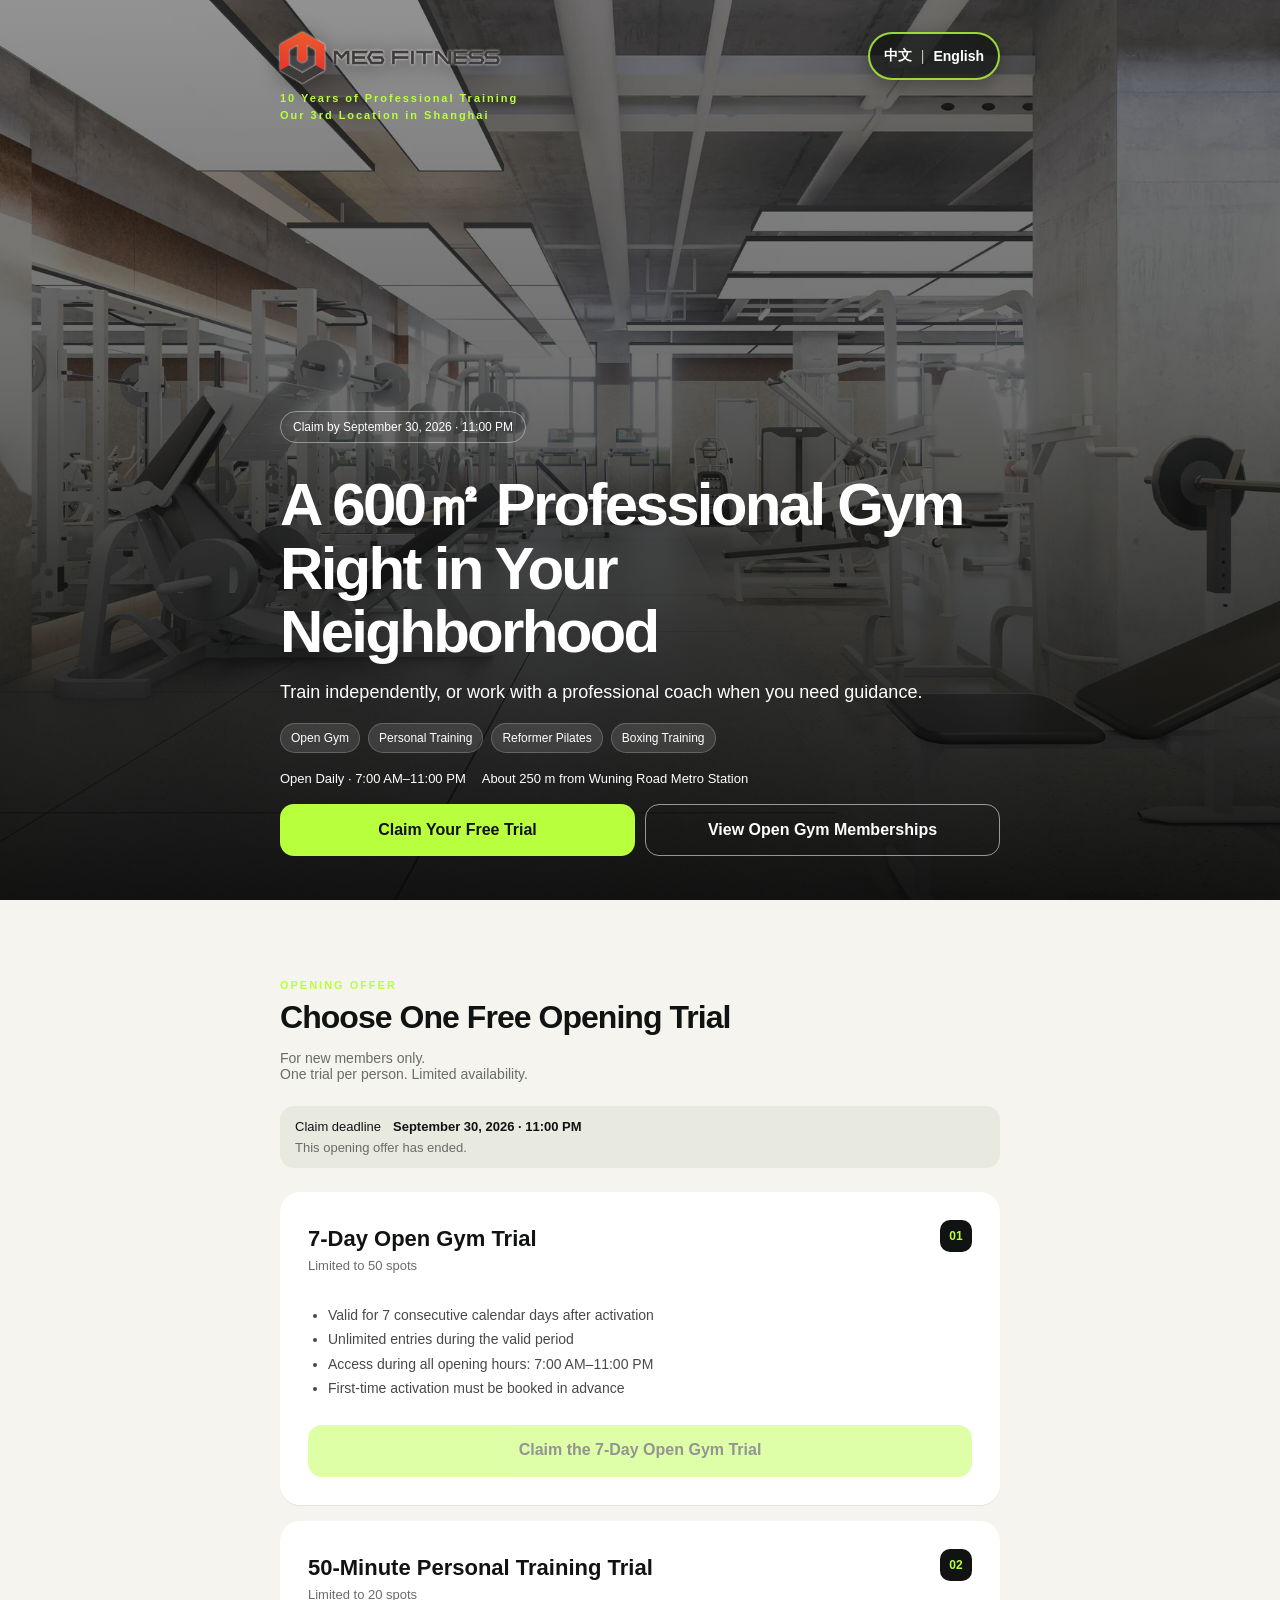
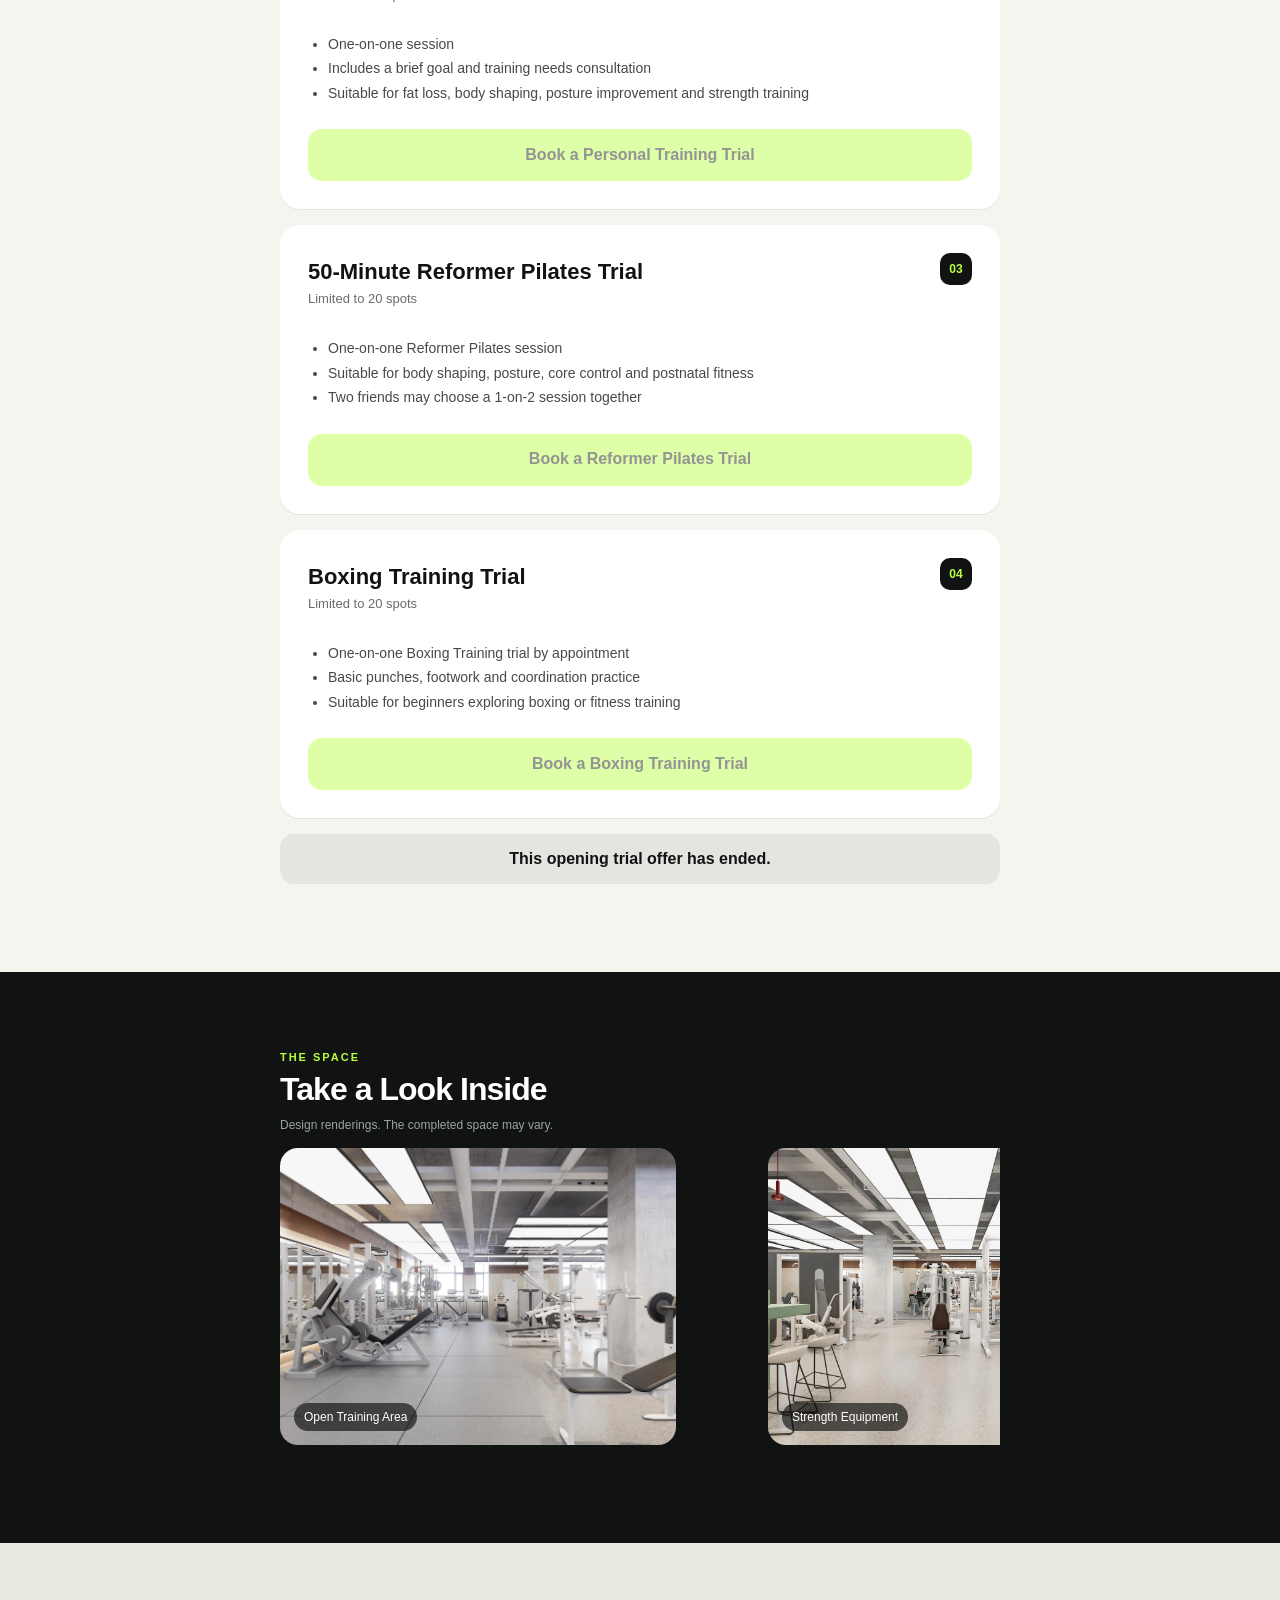
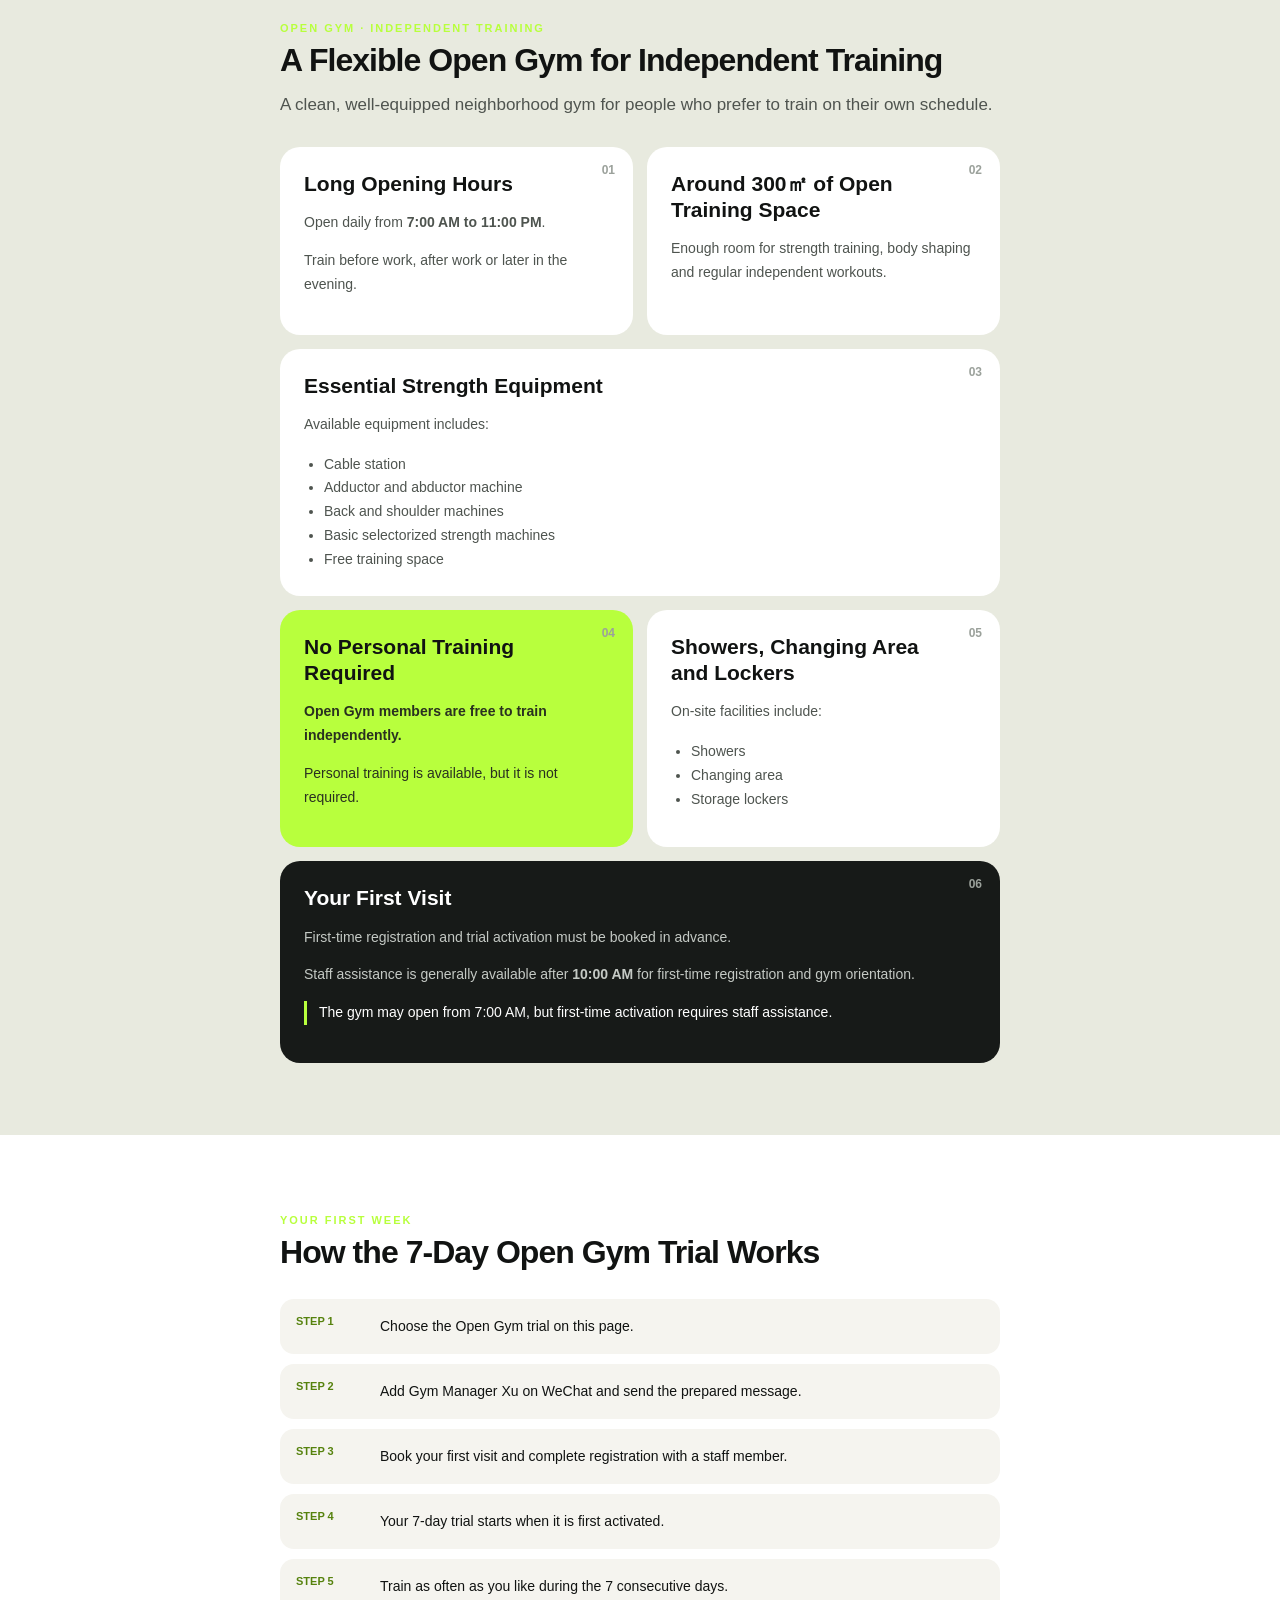
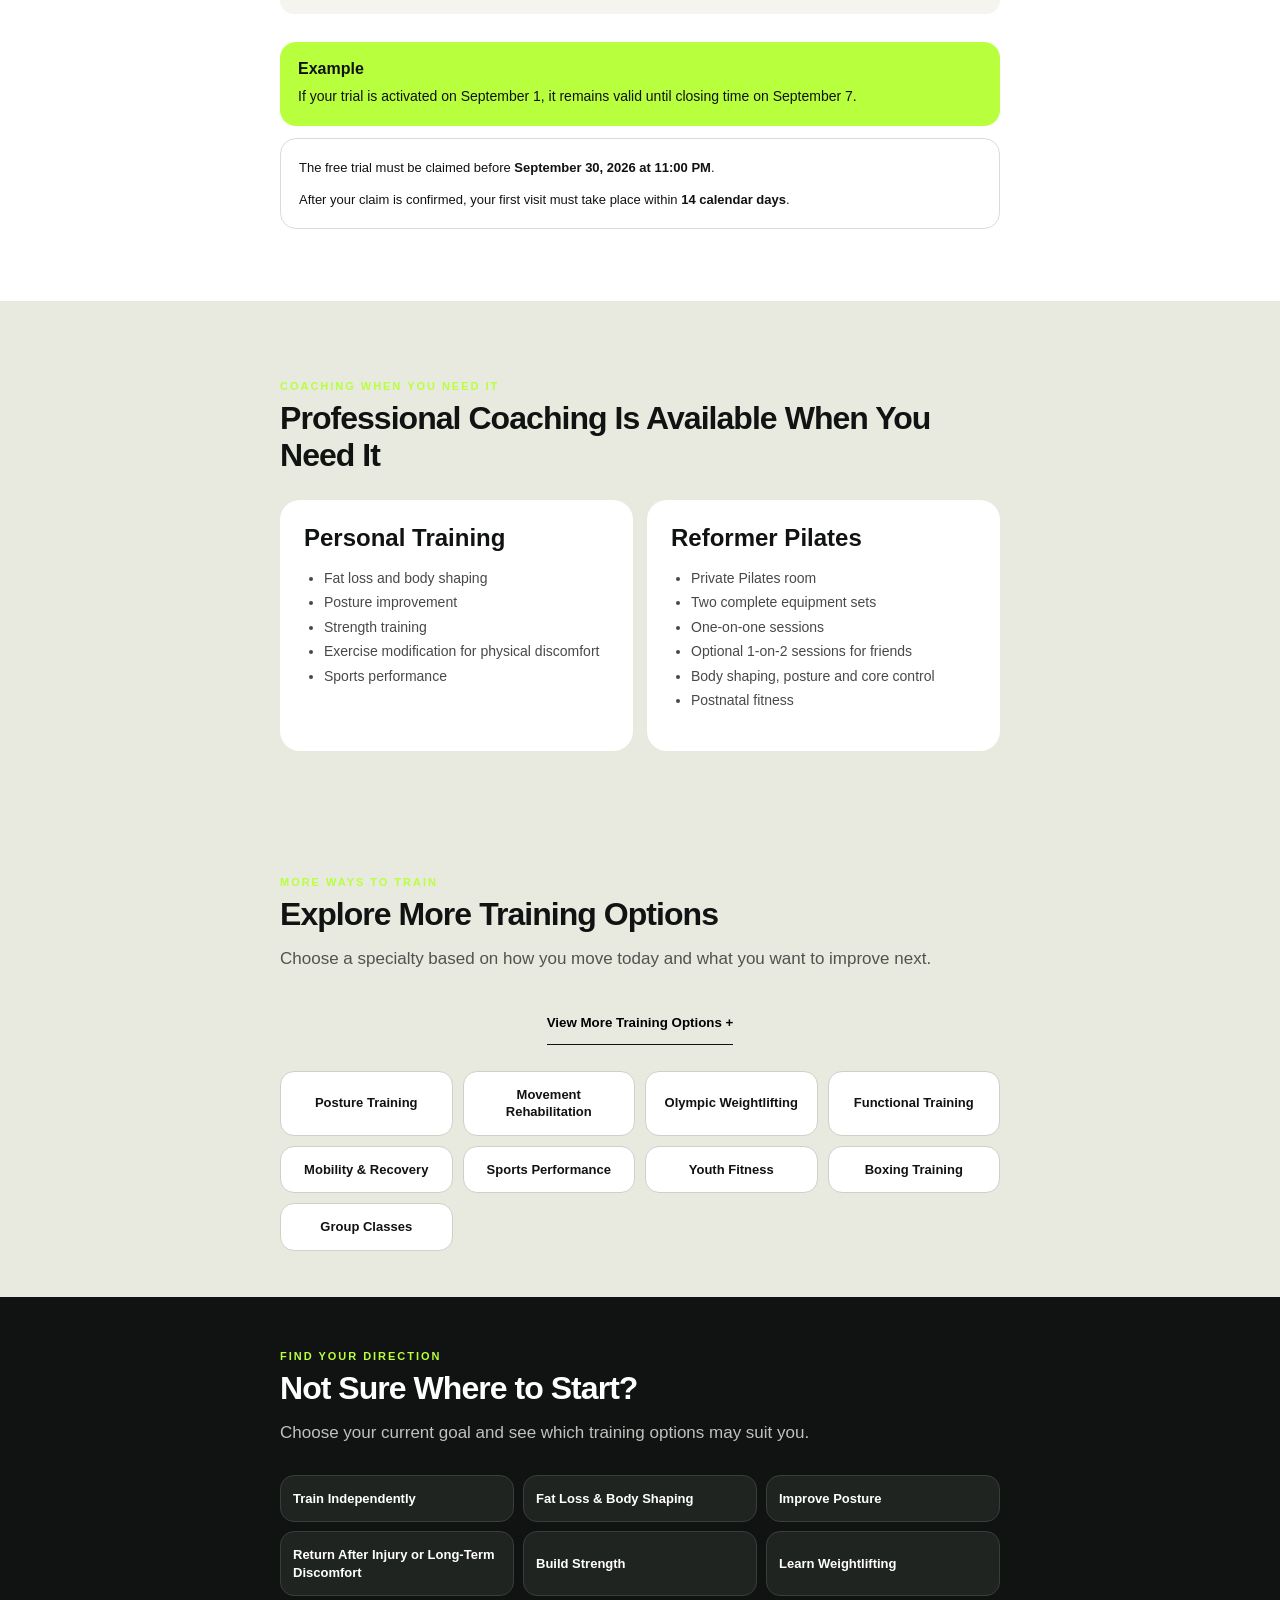
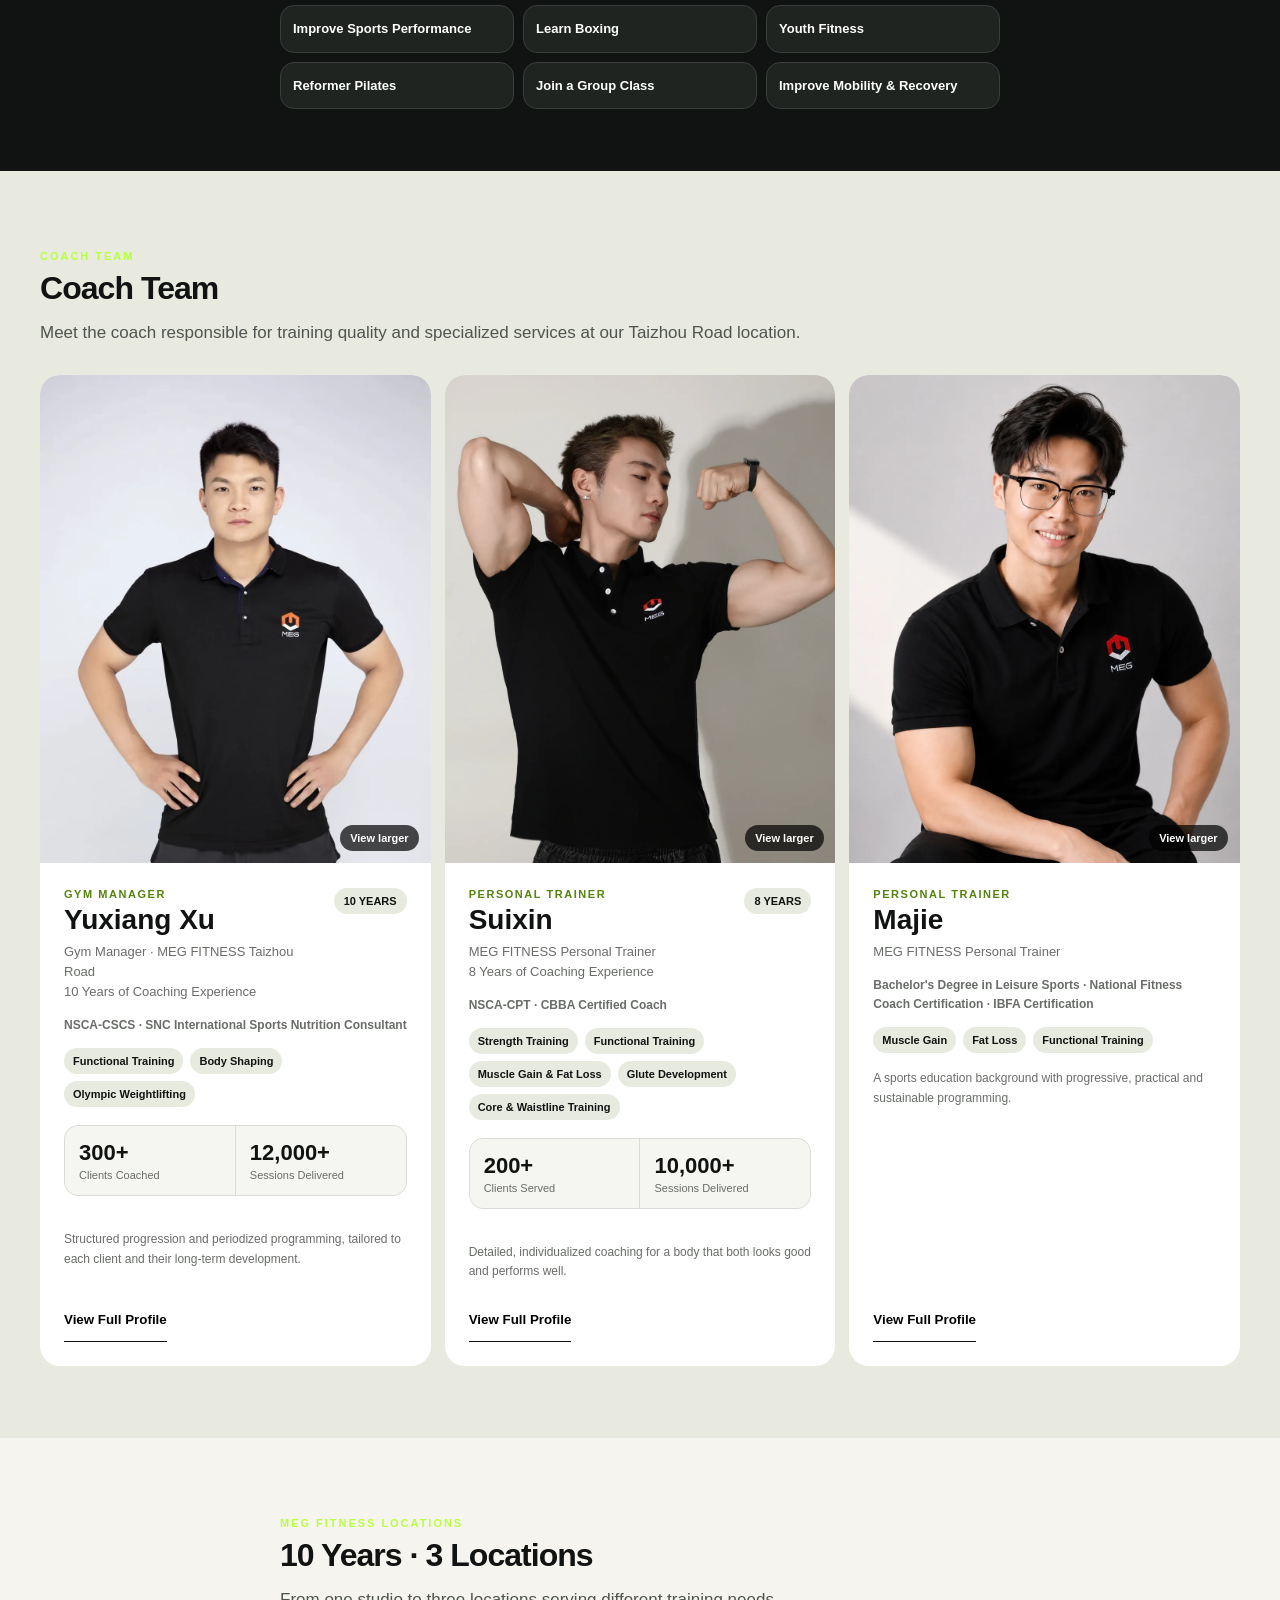
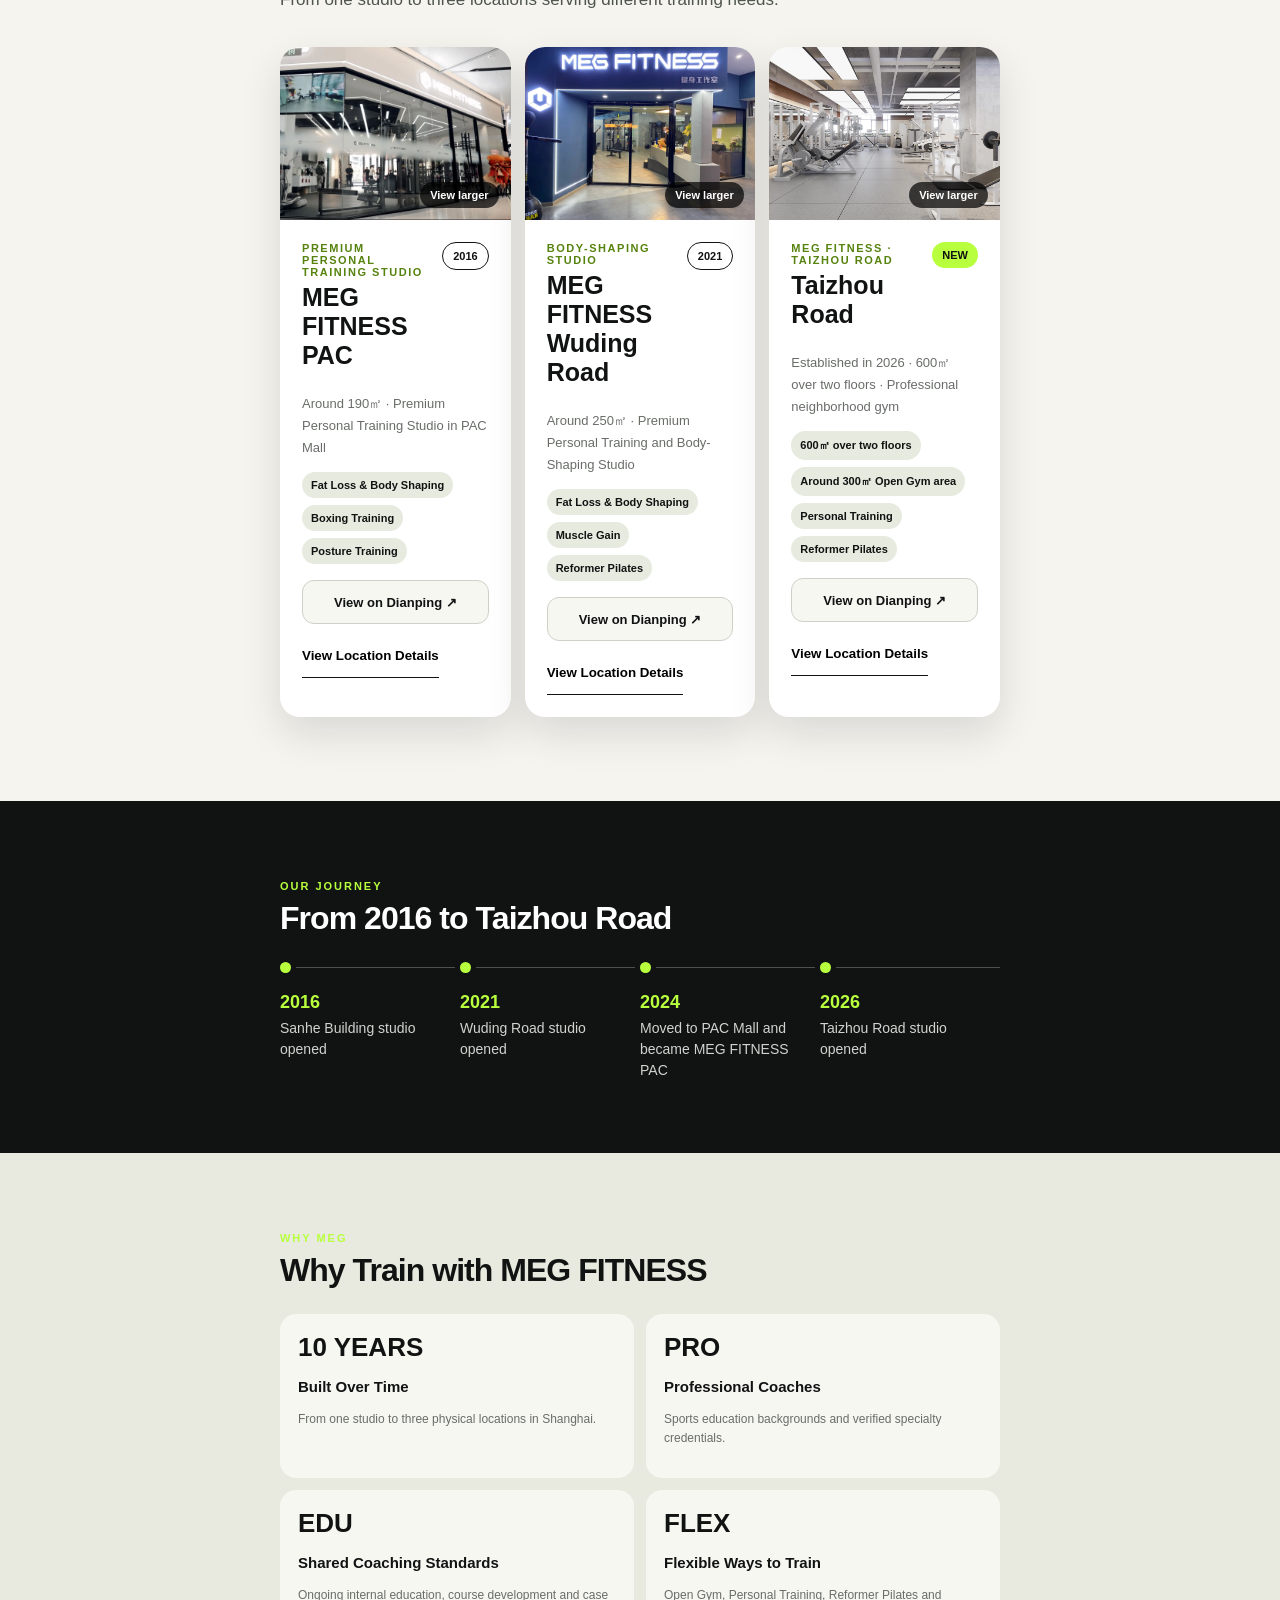
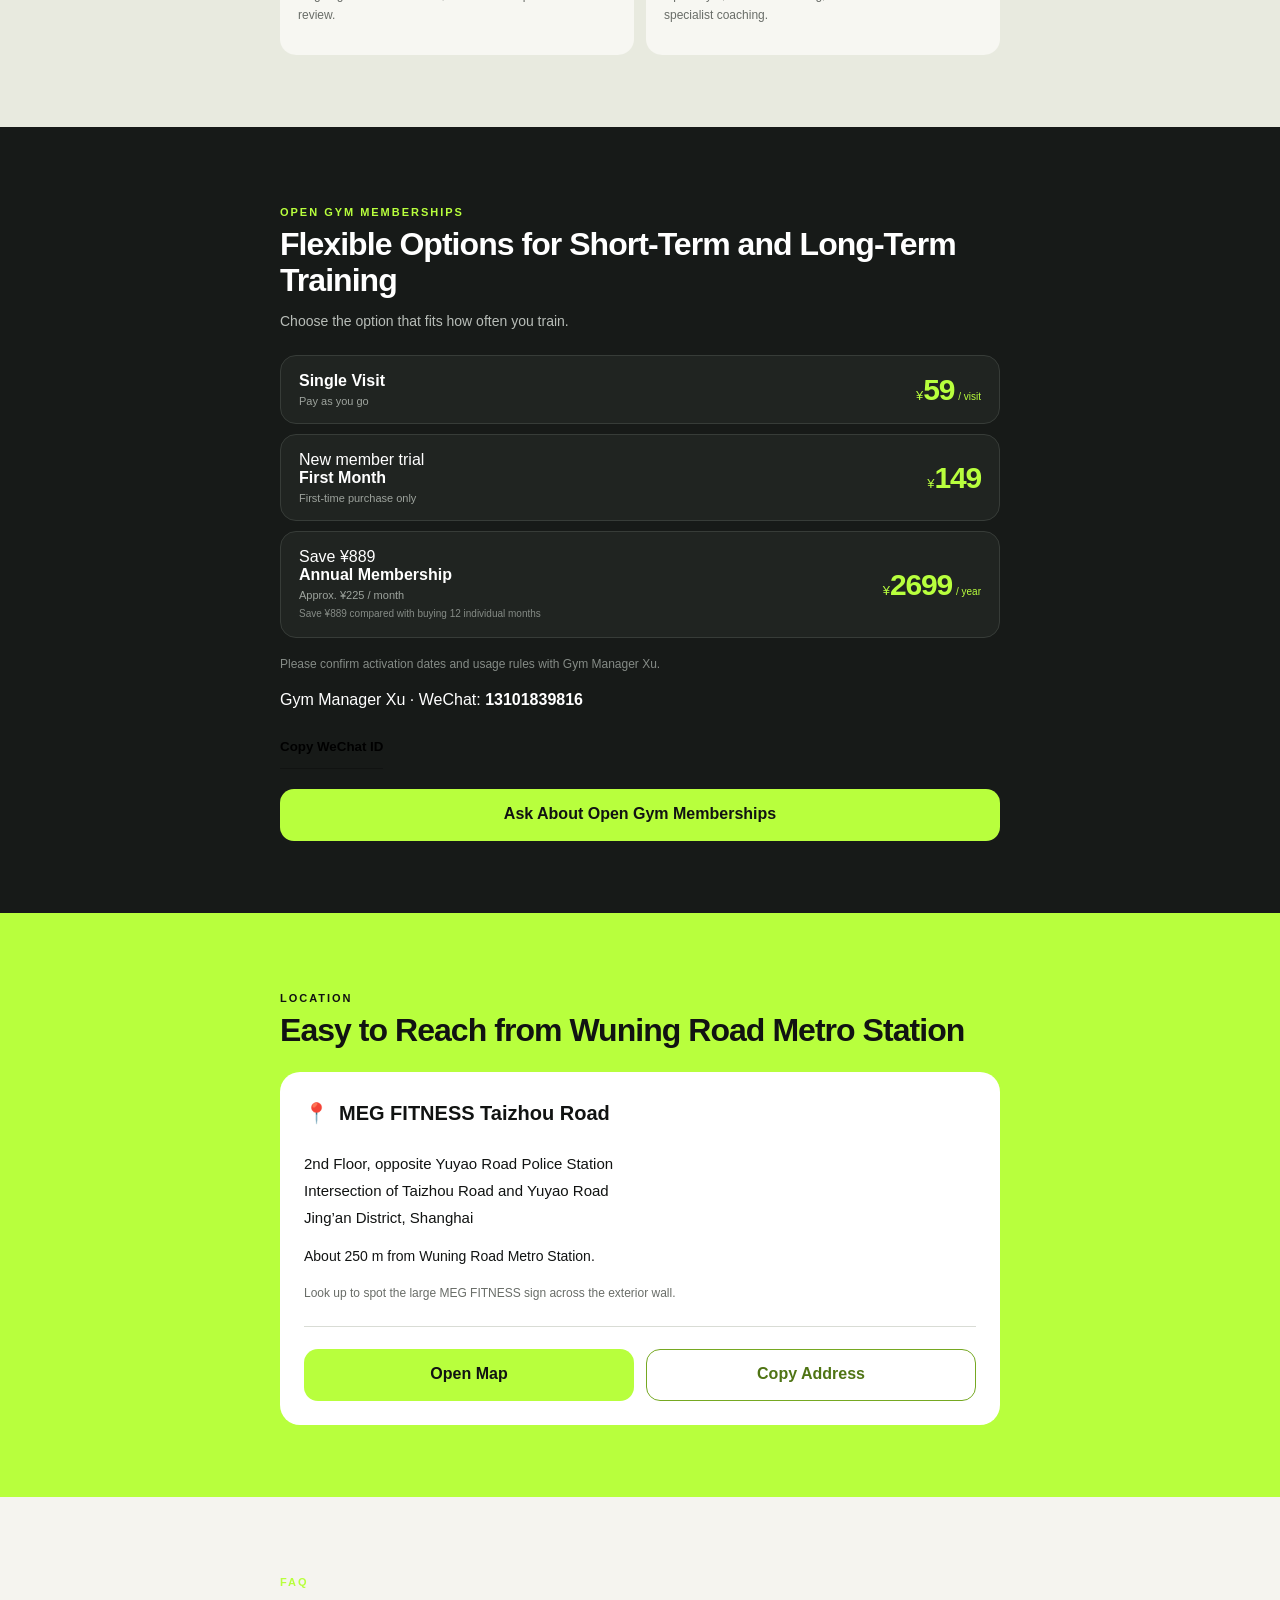
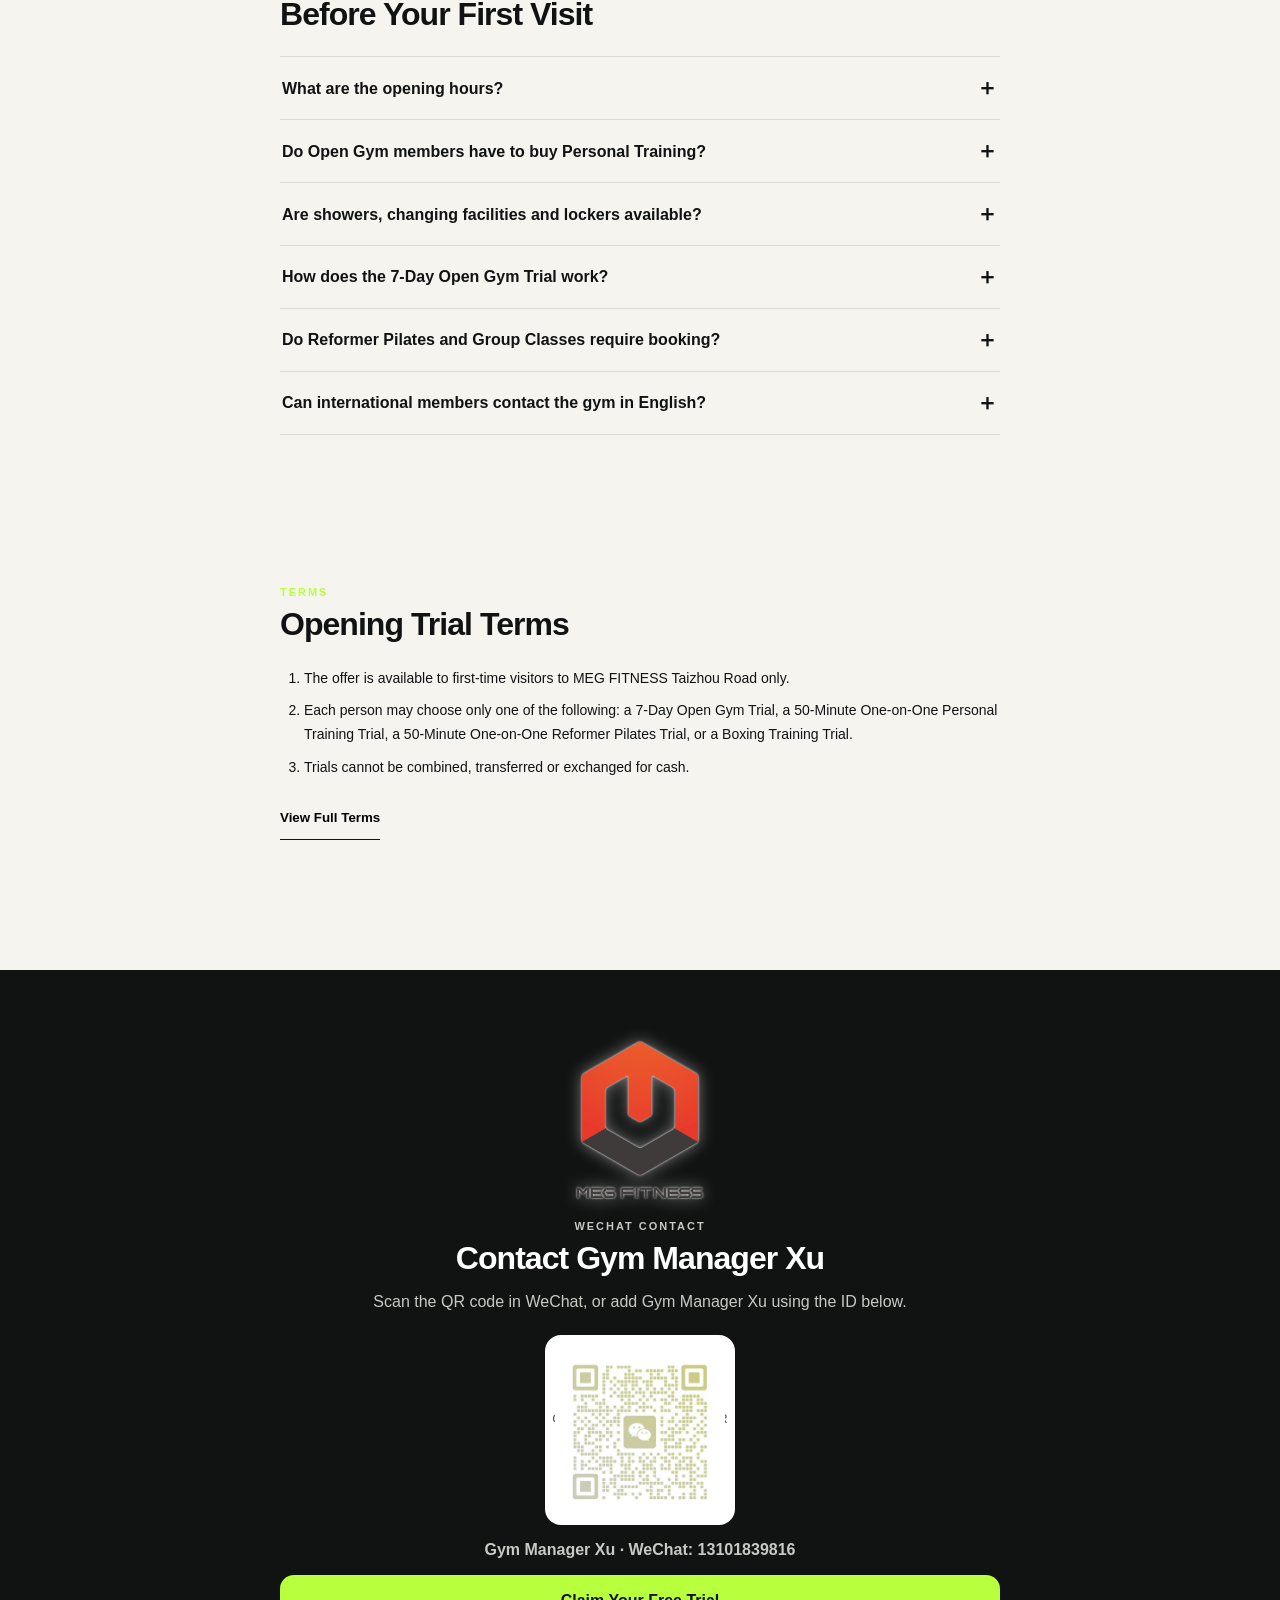
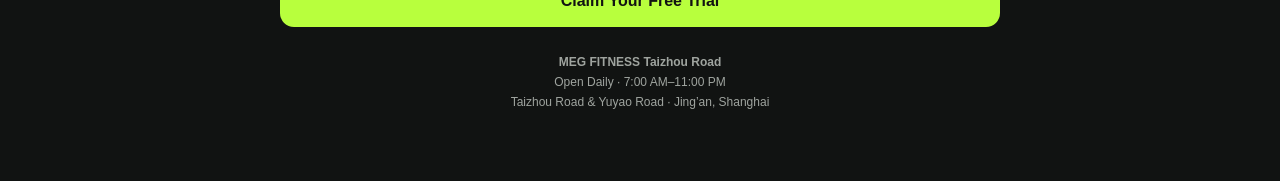
<file: en/index.html>
<!doctype html>
<html lang="en">
<head>
  <meta charset="utf-8">
  <meta name="viewport" content="width=device-width,initial-scale=1,viewport-fit=cover">
  <meta name="theme-color" content="#111312">
  <meta name="description" content="A 600㎡ professional neighborhood gym in Jing’an, Shanghai. Open daily from 7:00 AM to 11:00 PM, with Open Gym access, Personal Training and Reformer Pilates.">
  <link rel="icon" type="image/png" href="/assets/meg-logo-vertical.png?v=20260806-2">
  <title>MEG FITNESS Taizhou Road | Open Gym, Personal Training &amp; Reformer Pilates</title>
  <link rel="canonical" href="https://taizhou.jinxiliu.com/en/">
  <link rel="alternate" hreflang="zh-CN" href="https://taizhou.jinxiliu.com/">
  <link rel="alternate" hreflang="en" href="https://taizhou.jinxiliu.com/en/">
  <link rel="preload" as="image" href="/assets/hero.webp?v=20260806-2" fetchpriority="high">
  <link rel="stylesheet" href="/styles.css?v=20260818-2">
</head>
<body class="lang-en" data-language="en" data-copy-success="Message Copied" data-copy-failure="Copy failed. Please press and hold the message to copy it." data-countdown-ended="This opening offer has ended.">
  <header class="hero" id="hero" data-nav-section>
    <div class="hero-bg" id="heroBg" style="background-image:url('../assets/hero.webp?v=20260806-2')" aria-hidden="true"></div>
    <div class="hero-shade"></div>
    <div class="hero-content wrap">
      <div class="hero-top">
        <div class="hero-brand"><img class="brand-logo-horizontal" src="/assets/meg-logo-horizontal.png?v=20260806-2" width="760" height="176" alt="MEG FITNESS"><p class="brand sr-only">MEG FITNESS · Taizhou Road</p><p class="eyebrow">10 Years of Professional Training<br>Our 3rd Location in Shanghai</p></div>
        <nav class="language-switch" aria-label="Language"><a href="/" data-switch-language>中文</a><i aria-hidden="true">|</i><span class="language-current" aria-current="page">English</span></nav>
      </div>
      <div class="hero-copy">
        <p class="deadline-pill">Claim by September 30, 2026 · 11:00 PM</p>
        <h1>A 600㎡ Professional Gym<br>Right in Your Neighborhood</h1>
        <p class="subtitle">Train independently, or work with a professional coach when you need guidance.</p>
        <div class="tags"><span class="tag">Open Gym</span><span class="tag">Personal Training</span><span class="tag">Reformer Pilates</span><span class="tag">Boxing Training</span></div>
        <div class="hero-meta"><span>Open Daily · 7:00 AM–11:00 PM</span><span>About 250 m from Wuning Road Metro Station</span></div>
        <div class="hero-actions"><button class="btn btn-primary js-scroll-to-trials" type="button">Claim Your Free Trial</button><button class="btn btn-secondary-light" type="button" data-scroll-membership>View Open Gym Memberships</button></div>
      </div>
    </div>
  </header>

  <main>
    <section class="section claim-section" id="trial-options" data-nav-section><div class="wrap">
      <p class="section-kicker">OPENING OFFER</p><h2>Choose One Free Opening Trial</h2>
      <p class="muted">For new members only.<br>One trial per person. Limited availability.</p>
      <div class="deadline-card">Claim deadline <strong>September 30, 2026 · 11:00 PM</strong><span id="countdown"></span></div>
      <div class="experience-list">
        <article class="experience-card"><div class="experience-head"><div><h3>7-Day Open Gym Trial</h3><p class="quota">Limited to 50 spots</p></div><span class="number-badge">01</span></div><ul><li>Valid for 7 consecutive calendar days after activation</li><li>Unlimited entries during the valid period</li><li>Access during all opening hours: 7:00 AM–11:00 PM</li><li>First-time activation must be booked in advance</li></ul><button class="btn btn-primary claim-button js-claim-experience" type="button" data-experience="open-gym" data-language="en">Claim the 7-Day Open Gym Trial</button></article>
        <article class="experience-card"><div class="experience-head"><div><h3>50-Minute Personal Training Trial</h3><p class="quota">Limited to 20 spots</p></div><span class="number-badge">02</span></div><ul><li>One-on-one session</li><li>Includes a brief goal and training needs consultation</li><li>Suitable for fat loss, body shaping, posture improvement and strength training</li></ul><button class="btn btn-primary claim-button js-claim-experience" type="button" data-experience="personal-training" data-language="en">Book a Personal Training Trial</button></article>
        <article class="experience-card"><div class="experience-head"><div><h3>50-Minute Reformer Pilates Trial</h3><p class="quota">Limited to 20 spots</p></div><span class="number-badge">03</span></div><ul><li>One-on-one Reformer Pilates session</li><li>Suitable for body shaping, posture, core control and postnatal fitness</li><li>Two friends may choose a 1-on-2 session together</li></ul><button class="btn btn-primary claim-button js-claim-experience" type="button" data-experience="pilates" data-language="en">Book a Reformer Pilates Trial</button></article>
        <article class="experience-card"><div class="experience-head"><div><h3>Boxing Training Trial</h3><p class="quota">Limited to 20 spots</p></div><span class="number-badge">04</span></div><ul><li>One-on-one Boxing Training trial by appointment</li><li>Basic punches, footwork and coordination practice</li><li>Suitable for beginners exploring boxing or fitness training</li></ul><button class="btn btn-primary claim-button js-claim-experience" type="button" data-experience="boxing" data-language="en">Book a Boxing Training Trial</button></article>
      </div>
      <p class="swipe-hint" aria-hidden="true">Swipe to view all four trial options</p>
    </div></section>

    <section class="section dark-section" id="space" data-nav-section><div class="wrap">
      <p class="section-kicker">THE SPACE</p><h2>Take a Look Inside</h2><p class="render-note">Design renderings. The completed space may vary.</p>
      <div class="gallery" aria-label="Gym facilities">
        <figure class="gallery-card"><img loading="lazy" decoding="async" src="../assets/hero.webp?v=20260806-2" alt="Open Training Area" data-gallery-index="0"><figcaption class="gallery-label">Open Training Area</figcaption></figure>
        <figure class="gallery-card"><img loading="lazy" decoding="async" src="../assets/gym-1.webp?v=20260806-2" alt="Strength Equipment" data-gallery-index="1"><figcaption class="gallery-label">Strength Equipment</figcaption></figure>
        <figure class="gallery-card"><img loading="lazy" decoding="async" src="../assets/gym-2.webp?v=20260806-2" alt="Cable Station" data-gallery-index="2"><figcaption class="gallery-label">Cable Station</figcaption></figure>
        <figure class="gallery-card"><img loading="lazy" decoding="async" src="../assets/changing-room.webp?v=20260806-2" alt="Changing Area" data-gallery-index="3"><figcaption class="gallery-label">Changing Area</figcaption></figure>
        <figure class="gallery-card"><img loading="lazy" decoding="async" src="../assets/shower.webp?v=20260806-2" alt="Shower Area" data-gallery-index="4"><figcaption class="gallery-label">Shower Area</figcaption></figure>
        <figure class="gallery-card"><img loading="lazy" decoding="async" src="../assets/elevator.webp?v=20260806-2" alt="Elevator Lobby" data-gallery-index="5"><figcaption class="gallery-label">Elevator Lobby</figcaption></figure>
        <figure class="gallery-card"><img loading="lazy" decoding="async" src="../assets/corridor.webp?v=20260806-2" alt="Entrance Corridor" data-gallery-index="6"><figcaption class="gallery-label">Entrance Corridor</figcaption></figure>
        <figure class="gallery-card"><img loading="lazy" decoding="async" src="../assets/pilates-1.webp?v=20260806-2" alt="Private Pilates Room" data-gallery-index="7"><figcaption class="gallery-label">Private Pilates Room</figcaption></figure>
      </div>
      <p class="swipe-hint" aria-hidden="true">Swipe to view more gym photos</p>
    </div></section>

    <section class="section open-gym-section" id="training" data-nav-section><div class="wrap">
      <p class="section-kicker">OPEN GYM · INDEPENDENT TRAINING</p><h2>A Flexible Open Gym for Independent Training</h2>
      <p class="section-lead">A clean, well-equipped neighborhood gym for people who prefer to train on their own schedule.</p>
      <div class="open-gym-grid">
        <article class="open-gym-card"><span class="feature-index">01</span><h3>Long Opening Hours</h3><p>Open daily from <strong>7:00 AM to 11:00 PM</strong>.</p><p>Train before work, after work or later in the evening.</p></article>
        <article class="open-gym-card"><span class="feature-index">02</span><h3>Around 300㎡ of Open Training Space</h3><p>Enough room for strength training, body shaping and regular independent workouts.</p></article>
        <article class="open-gym-card equipment-card"><span class="feature-index">03</span><h3>Essential Strength Equipment</h3><p>Available equipment includes:</p><ul><li>Cable station</li><li>Adductor and abductor machine</li><li>Back and shoulder machines</li><li>Basic selectorized strength machines</li><li>Free training space</li></ul></article>
        <article class="open-gym-card highlight-card"><span class="feature-index">04</span><h3>No Personal Training Required</h3><p><strong>Open Gym members are free to train independently.</strong></p><p>Personal training is available, but it is not required.</p></article>
        <article class="open-gym-card"><span class="feature-index">05</span><h3>Showers, Changing Area and Lockers</h3><p>On-site facilities include:</p><ul><li>Showers</li><li>Changing area</li><li>Storage lockers</li></ul></article>
        <article class="open-gym-card first-visit-card"><span class="feature-index">06</span><h3>Your First Visit</h3><p>First-time registration and trial activation must be booked in advance.</p><p>Staff assistance is generally available after <strong>10:00 AM</strong> for first-time registration and gym orientation.</p><p class="callout">The gym may open from 7:00 AM, but first-time activation requires staff assistance.</p></article>
      </div>
    </div></section>

    <section class="section trial-process-section"><div class="wrap">
      <p class="section-kicker">YOUR FIRST WEEK</p><h2>How the 7-Day Open Gym Trial Works</h2>
      <ol class="process-list"><li><span>Step 1</span><p>Choose the Open Gym trial on this page.</p></li><li><span>Step 2</span><p>Add Gym Manager Xu on WeChat and send the prepared message.</p></li><li><span>Step 3</span><p>Book your first visit and complete registration with a staff member.</p></li><li><span>Step 4</span><p>Your 7-day trial starts when it is first activated.</p></li><li><span>Step 5</span><p>Train as often as you like during the 7 consecutive days.</p></li></ol>
      <div class="trial-example"><strong>Example</strong><p>If your trial is activated on September 1, it remains valid until closing time on September 7.</p></div>
      <div class="timing-notes"><p>The free trial must be claimed before <strong>September 30, 2026 at 11:00 PM</strong>.</p><p>After your claim is confirmed, your first visit must take place within <strong>14 calendar days</strong>.</p></div>
    </div></section>

    <section class="section coaching-section"><div class="wrap">
      <p class="section-kicker">COACHING WHEN YOU NEED IT</p><h2>Professional Coaching Is Available When You Need It</h2>
      <div class="coaching-grid">
        <article class="content-card"><h3>Personal Training</h3><ul><li>Fat loss and body shaping</li><li>Posture improvement</li><li>Strength training</li><li>Exercise modification for physical discomfort</li><li>Sports performance</li></ul></article>
        <article class="content-card"><h3>Reformer Pilates</h3><ul><li>Private Pilates room</li><li>Two complete equipment sets</li><li>One-on-one sessions</li><li>Optional 1-on-2 sessions for friends</li><li>Body shaping, posture and core control</li><li>Postnatal fitness</li></ul></article>
      </div>
    </div></section>

    <section class="section programs-section training-cluster-section"><div class="wrap">
      <p class="section-kicker">MORE WAYS TO TRAIN</p><h2>Explore More Training Options</h2>
      <p class="section-lead">Choose a specialty based on how you move today and what you want to improve next.</p>
      <button class="text-button more-programs-toggle" type="button" data-toggle-more-programs aria-expanded="false" data-expand-label="View More Training Options +" data-collapse-label="Hide More Training Options −">View More Training Options +</button>
      <div class="program-tabs" aria-label="More training options" data-more-programs>
        <button class="program-tab js-program-toggle" type="button" data-program="posture" aria-controls="program-detail-posture" aria-expanded="false">Posture Training</button>
        <button class="program-tab js-program-toggle" type="button" data-program="physical-reconditioning" aria-controls="program-detail-physical-reconditioning" aria-expanded="false">Movement Rehabilitation</button>
        <button class="program-tab js-program-toggle" type="button" data-program="weightlifting" aria-controls="program-detail-weightlifting" aria-expanded="false">Olympic Weightlifting</button>
        <button class="program-tab js-program-toggle" type="button" data-program="functional" aria-controls="program-detail-functional" aria-expanded="false">Functional Training</button>
        <button class="program-tab js-program-toggle" type="button" data-program="mobility-recovery" aria-controls="program-detail-mobility-recovery" aria-expanded="false">Mobility &amp; Recovery</button>
        <button class="program-tab js-program-toggle" type="button" data-program="sports-performance" aria-controls="program-detail-sports-performance" aria-expanded="false">Sports Performance</button>
        <button class="program-tab js-program-toggle" type="button" data-program="youth-fitness" aria-controls="program-detail-youth-fitness" aria-expanded="false">Youth Fitness</button>
        <button class="program-tab js-program-toggle" type="button" data-program="boxing" aria-controls="program-detail-boxing" aria-expanded="false">Boxing Training</button>
        <button class="program-tab js-program-toggle" type="button" data-program="group-classes" aria-controls="program-detail-group-classes" aria-expanded="false">Group Classes</button>
      </div>
      <div class="program-details" aria-live="polite" data-more-programs hidden>
        <article class="program-detail" id="program-detail-posture" data-program-detail="posture" hidden><p class="detail-label">Posture Training</p><h3>Start with an Assessment, Not a Generic Routine</h3><p>We assess mobility, joint function, movement patterns and side-to-side differences before selecting training that addresses the main limits on everyday movement and exercise.</p><p><strong>Good for:</strong> stiffness from desk work, posture concerns, restricted movement, noticeable side-to-side differences or exercises that remain difficult despite regular training.</p><p class="course-format">Format: One-on-one Personal Training · Advance booking required</p></article>
        <article class="program-detail" id="program-detail-physical-reconditioning" data-program-detail="physical-reconditioning" hidden><p class="detail-label">Movement Rehabilitation</p><h3>Rebuild Capacity and Return to Training</h3><p>Functional assessment, foundational strength, movement control and progressive loading help people gradually regain the capacity for everyday activity and regular training after an injury or long-term exercise-related discomfort.</p><p><strong>Good for:</strong> returning after an injury, reduced strength, low confidence in movement or a careful return to training load.</p><p class="course-format">Format: One-on-one Personal Training · Advance booking required</p></article>
        <article class="program-detail" id="program-detail-weightlifting" data-program-detail="weightlifting" hidden><p class="detail-label">Olympic Weightlifting</p><h3>Snatch, Clean &amp; Jerk and Explosive Strength</h3><p>Sessions progress from movement foundations and technique practice to strength and power development according to your experience.</p><p><strong>Good for:</strong> learning Olympic weightlifting technique, developing strength and power or adding a new skill to your training.</p><p class="course-format">Format: One-on-one Personal Training · Led by Coach Xu · Advance booking required</p></article>
        <article class="program-detail" id="program-detail-functional" data-program-detail="functional" hidden><p class="detail-label">Functional Training</p><h3>Build Strength That Carries into Movement</h3><p>Training uses pushing, pulling, squatting, lunging, rotating, carrying and locomotion to improve control, all-round strength and physical ability.</p><p class="course-format">Format: One-on-one Personal Training · Advance booking required</p></article>
        <article class="program-detail" id="program-detail-mobility-recovery" data-program-detail="mobility-recovery" hidden><p class="detail-label">Mobility &amp; Recovery</p><h3>Restore Usable Range of Motion</h3><p>Mobility, breathing, active control and recovery work are selected for your current condition—useful after long hours of sitting, hard training or restricted movement.</p><p class="course-format">Format: One-on-one Personal Training · Advance booking required</p></article>
        <article class="program-detail" id="program-detail-sports-performance" data-program-detail="sports-performance" hidden><p class="detail-label">Sports Performance</p><h3>Strength, Speed, Power and Sport-Specific Ability</h3><p>Training may cover strength, speed, change of direction, jumping, throwing and sport-specific movement according to your goals.</p><p class="course-format">Format: One-on-one Personal Training · Advance booking required</p></article>
        <article class="program-detail" id="program-detail-youth-fitness" data-program-detail="youth-fitness" hidden><p class="detail-label">Youth Fitness</p><h3>Build Movement Foundations and Physical Confidence</h3><p>For children aged 5–12. Age-appropriate sessions develop coordination, balance, speed, agility, foundational strength and movement skills.</p><p class="course-format">Format: One-on-one Personal Training · Advance booking required</p></article>
        <article class="program-detail" id="program-detail-boxing" data-program-detail="boxing" hidden><p class="detail-label">Boxing Training</p><h3>Technique, Fitness and Coordination</h3><p>Foundational punches, footwork, reaction, coordination and conditioning help develop body control and all-round physical ability.</p><p class="course-format">Format: One-on-one Personal Training · Advance booking required</p></article>
        <article class="program-detail" id="program-detail-group-classes" data-program-detail="group-classes" hidden><p class="detail-label">Group Classes</p><h3>Structured Training in a Group Setting</h3><p>Led by the Taizhou Road Gym Manager, with themes such as functional training, strength, body shaping and mobility according to the latest gym schedule.</p><p class="course-format">Format: One-to-many Group Class</p><p class="detail-note">Coming soon. Class themes, times and availability are subject to the latest schedule.</p></article>
      </div>
    </div></section>

    <section class="section goal-section training-cluster-section" id="goal-selector"><div class="wrap">
      <p class="section-kicker">FIND YOUR DIRECTION</p><h2>Not Sure Where to Start?</h2>
      <p class="section-lead">Choose your current goal and see which training options may suit you.</p>
      <div class="goal-buttons" aria-label="Choose your training goal">
        <button class="goal-button js-goal-button" type="button" data-goal="independent" data-recommended-service="open-gym" aria-pressed="false">Train Independently</button>
        <button class="goal-button js-goal-button" type="button" data-goal="body-shaping" data-recommended-service="personal-training" aria-pressed="false">Fat Loss &amp; Body Shaping</button>
        <button class="goal-button js-goal-button" type="button" data-goal="posture" data-recommended-service="posture-training" aria-pressed="false">Improve Posture</button>
        <button class="goal-button js-goal-button" type="button" data-goal="discomfort" data-recommended-service="physical-reconditioning" aria-pressed="false">Return After Injury or Long-Term Discomfort</button>
        <button class="goal-button js-goal-button" type="button" data-goal="strength" data-recommended-service="strength-training" aria-pressed="false">Build Strength</button>
        <button class="goal-button js-goal-button" type="button" data-goal="weightlifting" data-recommended-service="weightlifting" aria-pressed="false">Learn Weightlifting</button>
        <button class="goal-button js-goal-button" type="button" data-goal="sports-performance" data-recommended-service="sports-performance" aria-pressed="false">Improve Sports Performance</button>
        <button class="goal-button js-goal-button" type="button" data-goal="boxing" data-recommended-service="boxing-training" aria-pressed="false">Learn Boxing</button>
        <button class="goal-button js-goal-button" type="button" data-goal="youth-fitness" data-recommended-service="youth-fitness" aria-pressed="false">Youth Fitness</button>
        <button class="goal-button js-goal-button" type="button" data-goal="pilates" data-recommended-service="pilates" aria-pressed="false">Reformer Pilates</button>
        <button class="goal-button js-goal-button" type="button" data-goal="group-classes" data-recommended-service="group-classes" aria-pressed="false">Join a Group Class</button>
        <button class="goal-button js-goal-button" type="button" data-goal="recovery" data-recommended-service="mobility-recovery" aria-pressed="false">Improve Mobility &amp; Recovery</button>
      </div>
      <div class="goal-results" aria-live="polite">
        <article class="goal-result" data-goal-result="independent" hidden><p class="detail-label">Recommended direction</p><h3>Open Gym</h3><p>A good fit if you already know how you like to train and want the freedom to follow your own schedule.</p><p class="course-format">Format: Independent training during all opening hours</p><button class="btn btn-primary js-goal-cta" type="button" data-goal="independent" data-recommended-service="open-gym" data-experience="open-gym" data-language="en">Claim the Open Gym Trial</button></article>
        <article class="goal-result" data-goal-result="body-shaping" hidden><p class="detail-label">Recommended direction</p><h3>Personal Training + Open Gym</h3><p>Use one-on-one coaching to clarify your priorities, then combine professional guidance with regular independent training.</p><p class="course-format">Format: One-on-one Personal Training · Advance booking required</p><button class="btn btn-primary js-goal-cta" type="button" data-goal="body-shaping" data-recommended-service="personal-training" data-experience="personal-training" data-language="en">Book a Personal Training Trial</button></article>
        <article class="goal-result" data-goal-result="posture" hidden><p class="detail-label">Recommended direction</p><h3>Posture Training</h3><p>Start with mobility and movement-pattern assessment, then choose exercises that fit your actual needs.</p><p class="course-format">Format: One-on-one Personal Training · Advance booking required</p><button class="btn btn-primary js-goal-cta" type="button" data-goal="posture" data-recommended-service="posture-training" data-experience="personal-training" data-language="en">Book a Personal Training Trial</button></article>
        <article class="goal-result" data-goal-result="discomfort" hidden><p class="detail-label">Recommended direction</p><h3>Movement Rehabilitation</h3><p>Begin with your current movement capacity and training limits, then rebuild foundational strength and control step by step.</p><p class="course-format">Format: One-on-one Personal Training · Advance booking required</p><button class="btn btn-primary js-goal-cta" type="button" data-goal="discomfort" data-recommended-service="physical-reconditioning" data-consultation="physical-reconditioning" data-language="en">Ask on WeChat</button></article>
        <article class="goal-result" data-goal-result="strength" hidden><p class="detail-label">Recommended direction</p><h3>Strength Coaching + Open Gym</h3><p>Use coached sessions to establish technique and progression, then build consistency through independent training.</p><p class="course-format">Format: One-on-one Personal Training · Advance booking required</p><button class="btn btn-primary js-goal-cta" type="button" data-goal="strength" data-recommended-service="strength-training" data-experience="personal-training" data-language="en">Book a Personal Training Trial</button></article>
        <article class="goal-result" data-goal-result="weightlifting" hidden><p class="detail-label">Recommended direction</p><h3>Olympic Weightlifting</h3><p>Learn the foundations of the snatch and clean &amp; jerk, with technique and strength progressions matched to your experience.</p><p class="course-format">Format: One-on-one with Coach Xu · Advance booking required</p><button class="btn btn-primary js-goal-cta" type="button" data-goal="weightlifting" data-recommended-service="olympic-weightlifting" data-consultation="weightlifting" data-language="en">Ask on WeChat</button></article>
        <article class="goal-result" data-goal-result="sports-performance" hidden><p class="detail-label">Recommended direction</p><h3>Sports Performance Training</h3><p>Build strength, speed, change-of-direction ability and sport-specific qualities around your activity and goals.</p><p class="course-format">Format: One-on-one Personal Training · Advance booking required</p><button class="btn btn-primary js-goal-cta" type="button" data-goal="sports-performance" data-recommended-service="sports-performance" data-consultation="sports-performance" data-language="en">Ask on WeChat</button></article>
        <article class="goal-result" data-goal-result="boxing" hidden><p class="detail-label">Recommended direction</p><h3>Boxing Training</h3><p>Begin with foundational punches, footwork, reaction and coordination while building fitness.</p><p class="course-format">Format: One-on-one Personal Training · Advance booking required</p><button class="btn btn-primary js-goal-cta" type="button" data-goal="boxing" data-recommended-service="boxing-training" data-consultation="boxing" data-language="en">Ask on WeChat</button></article>
        <article class="goal-result" data-goal-result="youth-fitness" hidden><p class="detail-label">Recommended direction</p><h3>Youth Fitness</h3><p>For children aged 5–12. Age, experience and current ability are discussed before training is arranged.</p><p class="course-format">Format: One-on-one Personal Training · Advance booking required</p><button class="btn btn-primary js-goal-cta" type="button" data-goal="youth-fitness" data-recommended-service="youth-fitness" data-consultation="youth-fitness" data-language="en">Ask on WeChat</button></article>
        <article class="goal-result" data-goal-result="pilates" hidden><p class="detail-label">Recommended direction</p><h3>Reformer Pilates</h3><p>A strong option for body shaping, posture, core control or postnatal fitness.</p><p class="course-format">Format: One-on-one Reformer Pilates · Advance booking required</p><button class="btn btn-primary js-goal-cta" type="button" data-goal="pilates" data-recommended-service="pilates" data-experience="pilates" data-language="en">Book a Reformer Pilates Trial</button></article>
        <article class="goal-result" data-goal-result="group-classes" hidden><p class="detail-label">Recommended direction</p><h3>Group Classes</h3><p>Structured training in a group setting, with themes and times based on the latest gym schedule.</p><p class="course-format">Format: One-to-many · Led by the Taizhou Road Gym Manager</p><button class="btn btn-primary js-goal-cta" type="button" data-goal="group-classes" data-recommended-service="group-classes" data-consultation="group-classes" data-language="en">Ask for the Latest Schedule</button></article>
        <article class="goal-result" data-goal-result="recovery" hidden><p class="detail-label">Recommended direction</p><h3>Mobility &amp; Recovery</h3><p>Use mobility, breathing and active-control work to gradually restore usable range of motion.</p><p class="course-format">Format: One-on-one Personal Training · Advance booking required</p><button class="btn btn-primary js-goal-cta" type="button" data-goal="recovery" data-recommended-service="mobility-recovery" data-consultation="recovery" data-language="en">Ask on WeChat</button></article>
      </div>
    </div></section>

    <section class="section coach-team-section" id="coaches" data-nav-section data-config-section="coach"><div class="wrap">
      <p class="section-kicker">COACH TEAM</p><h2>Coach Team</h2><p class="section-lead">Meet the coach responsible for training quality and specialized services at our Taizhou Road location.</p>
      <div class="coach-list" data-coach-list>
        <article class="coach-card" data-coach-id="manager">
          <button class="coach-photo js-image-preview" type="button" data-preview-src="/assets/coach-xu.webp?v=20260806-2" data-preview-alt="Official portrait of Yuxiang Xu" aria-label="Enlarge photo of Yuxiang Xu"><img loading="lazy" decoding="async" width="1000" height="1250" src="../assets/coach-xu.webp?v=20260806-2" alt="Official portrait of Yuxiang Xu" data-fallback-image><span>View larger</span></button>
          <div class="coach-card-body"><div class="coach-heading"><div><p class="detail-label">GYM MANAGER</p><h3>Yuxiang Xu</h3><p>Gym Manager · MEG FITNESS Taizhou Road</p><p>10 Years of Coaching Experience</p></div><span class="status-badge coach-role-badge">10 YEARS</span></div>
            <p class="coach-cert-summary">NSCA-CSCS · SNC International Sports Nutrition Consultant</p>
            <div class="coach-tags"><span>Functional Training</span><span>Body Shaping</span><span>Olympic Weightlifting</span></div>
            <div class="coach-stats"><div><strong>300+</strong><span>Clients Coached</span></div><div><strong>12,000+</strong><span>Sessions Delivered</span></div></div>
            <p class="coach-positioning">Structured progression and periodized programming, tailored to each client and their long-term development.</p>
            <button class="text-button js-coach-toggle" type="button" data-coach-id="manager" aria-controls="coach-detail-manager" aria-expanded="false" data-expand-label="View Full Profile" data-collapse-label="Hide Full Profile">View Full Profile</button>
            <div class="coach-details" id="coach-detail-manager" hidden>
              <dl class="credentials-list"><div><dt>Education</dt><dd>Social Sports Instruction and Management</dd></div><div><dt>Certifications</dt><dd>NSCA Certified Strength and Conditioning Specialist (NSCA-CSCS)<br>SNC International Sports Nutrition Consultant</dd></div><div><dt>Brand Role</dt><dd>Director of Internal Coach Education at MEG FITNESS</dd></div><div><dt>Specialties</dt><dd>Functional Training, Fat Loss &amp; Body Shaping and Olympic Weightlifting</dd></div><div><dt>Coaching Style</dt><dd>Structured progression, periodized training, individualized programming and long-term feedback</dd></div></dl>
              <div class="coach-bio"><p>Yuxiang Xu has worked in the fitness industry for 10 years and holds a degree in Social Sports Instruction and Management.</p><p>He is an NSCA Certified Strength and Conditioning Specialist and an SNC International Sports Nutrition Consultant. His main areas of expertise include functional training, fat loss and body shaping, and Olympic weightlifting.</p><p>He has coached more than 300 clients and delivered over 12,000 training sessions. As Director of Internal Coach Education at MEG FITNESS, he is also responsible for coach development, internal education and training standards across the brand.</p><p>His coaching approach combines periodized programming, individual assessment and clear progression, with each plan built around the client's goals, current capacity and long-term development.</p></div>
            </div>
          </div>
        </article>
        <article class="coach-card" data-coach-id="suixin">
          <button class="coach-photo js-image-preview" type="button" data-preview-src="/assets/coach-suixin.webp?v=20260818-1" data-preview-alt="Official portrait of Suixin" aria-label="Enlarge photo of Suixin"><img loading="lazy" decoding="async" width="1000" height="1250" src="../assets/coach-suixin.webp?v=20260818-1" alt="Official portrait of Suixin" data-fallback-image><span>View larger</span></button>
          <div class="coach-card-body"><div class="coach-heading"><div><p class="detail-label">PERSONAL TRAINER</p><h3>Suixin</h3><p>MEG FITNESS Personal Trainer</p><p>8 Years of Coaching Experience</p></div><span class="status-badge coach-role-badge">8 YEARS</span></div>
            <p class="coach-cert-summary">NSCA-CPT · CBBA Certified Coach</p>
            <div class="coach-tags"><span>Strength Training</span><span>Functional Training</span><span>Muscle Gain &amp; Fat Loss</span><span>Glute Development</span><span>Core &amp; Waistline Training</span></div>
            <div class="coach-stats"><div><strong>200+</strong><span>Clients Served</span></div><div><strong>10,000+</strong><span>Sessions Delivered</span></div></div>
            <p class="coach-positioning">Detailed, individualized coaching for a body that both looks good and performs well.</p>
            <button class="text-button js-coach-toggle" type="button" data-coach-id="suixin" aria-controls="coach-detail-suixin" aria-expanded="false" data-expand-label="View Full Profile" data-collapse-label="Hide Full Profile">View Full Profile</button>
            <div class="coach-details" id="coach-detail-suixin" hidden>
              <dl class="credentials-list"><div><dt>Certifications</dt><dd>NSCA Certified Personal Trainer (NSCA-CPT)<br>CBBA Certified Coach</dd></div><div><dt>Specialties</dt><dd>Strength Training, Functional Training, Muscle Gain &amp; Fat Loss, Glute Development, Core &amp; Waistline Training</dd></div><div><dt>Coaching Style</dt><dd>Detailed coaching, individualized programming, movement quality, body shaping and body control</dd></div></dl>
              <div class="coach-bio"><p>Suixin has 8 years of one-on-one coaching experience, with more than 200 clients served and over 10,000 sessions delivered.</p><p>His work combines strength and functional training with individualized programming for muscle gain, fat loss, glute development, and core and waistline training.</p><p>His detailed coaching style emphasizes movement quality, muscle engagement and practical feedback. Programs are adjusted to each client’s starting point and needs, helping them improve body composition while developing strength, control and movement capacity—a body that both looks good and performs well.</p></div>
            </div>
          </div>
        </article>
        <article class="coach-card" data-coach-id="majie">
          <button class="coach-photo js-image-preview" type="button" data-preview-src="/assets/coach-majie.webp?v=20260818-2" data-preview-alt="Official portrait of Majie" aria-label="Enlarge photo of Majie"><img loading="lazy" decoding="async" width="1000" height="1250" src="../assets/coach-majie.webp?v=20260818-2" alt="Official portrait of Majie" data-fallback-image><span>View larger</span></button>
          <div class="coach-card-body"><div class="coach-heading"><div><p class="detail-label">PERSONAL TRAINER</p><h3>Majie</h3><p>MEG FITNESS Personal Trainer</p></div></div>
            <p class="coach-cert-summary">Bachelor's Degree in Leisure Sports · National Fitness Coach Certification · IBFA Certification</p>
            <div class="coach-tags"><span>Muscle Gain</span><span>Fat Loss</span><span>Functional Training</span></div>
            <p class="coach-positioning">A sports education background with progressive, practical and sustainable programming.</p>
            <button class="text-button js-coach-toggle" type="button" data-coach-id="majie" aria-controls="coach-detail-majie" aria-expanded="false" data-expand-label="View Full Profile" data-collapse-label="Hide Full Profile">View Full Profile</button>
            <div class="coach-details" id="coach-detail-majie" hidden>
              <dl class="credentials-list"><div><dt>Education</dt><dd>Bachelor's Degree in Leisure Sports</dd></div><div><dt>Certifications</dt><dd>National Fitness Coach Certification<br>IBFA Certification</dd></div><div><dt>Specialties</dt><dd>Muscle Gain, Fat Loss and Functional Training</dd></div><div><dt>Coaching Focus</dt><dd>Sports education background, muscle gain, fat loss, functional training and progressive programming</dd></div></dl>
              <div class="coach-bio"><p>Majie holds a Bachelor's Degree in Leisure Sports, together with a National Fitness Coach Certification and IBFA Certification.</p><p>His coaching focuses on muscle gain, fat loss and functional training, with close attention to training foundations, movement quality and appropriate programming at each stage.</p><p>He adjusts training content around each client’s starting point, experience and practical goals, supporting strength development, body composition and movement capacity through targeted, sustainable training.</p><p>His approach emphasizes progressive programming and consistent execution, helping clients build a clear and stable way to train while adjusting difficulty and goals as their capacity develops.</p></div>
            </div>
          </div>
        </article>
      </div>
    </div></section>

    <section class="brand-trust-section" id="brand-trust" data-config-section="locations"><div class="section brand-locations-section"><div class="wrap">
      <p class="section-kicker">MEG FITNESS LOCATIONS</p><h2>10 Years · 3 Locations</h2><p class="section-lead">From one studio to three locations serving different training needs.</p>
      <div class="brand-location-list">
        <article class="brand-location-card" data-location-id="pac">
          <button class="image-preview-trigger js-image-preview" type="button" data-preview-src="/assets/location-pac.webp?v=20260806-2" data-preview-alt="MEG FITNESS PAC location" aria-label="Enlarge the PAC location image"><img loading="lazy" decoding="async" src="../assets/location-pac.webp?v=20260806-2" alt="MEG FITNESS PAC location" data-fallback-image><span class="image-action-label">View larger</span><span class="image-fallback-card">MEG FITNESS PAC</span></button>
          <div class="brand-location-body"><div class="brand-location-heading"><div><p class="detail-label">PREMIUM PERSONAL TRAINING STUDIO</p><h3>MEG FITNESS PAC</h3></div><span class="year-badge">2016</span></div><p>Around 190㎡ · Premium Personal Training Studio in PAC Mall</p><div class="service-tags"><span>Fat Loss &amp; Body Shaping</span><span>Boxing Training</span><span>Posture Training</span></div><button class="text-button js-location-toggle" type="button" data-location-id="pac" aria-controls="location-detail-pac" aria-expanded="false" data-expand-label="View Location Details" data-collapse-label="Hide Location Details">View Location Details</button><div class="brand-location-detail" id="location-detail-pac" hidden><p><strong>Founded at Sanhe Building in 2016 and relocated to PAC Mall in 2024, becoming MEG FITNESS PAC.</strong></p><address>Building 1, PAC Mall<br>Jing'an District, Shanghai<br>About 350 m from Changping Road Metro Station, Exit 2</address><p>A premium personal training studio focused on fat loss and body shaping, boxing and posture training.</p><div class="location-photo-gallery" aria-label="PAC gym photos"><button class="location-photo-item js-image-preview" type="button" data-preview-src="/assets/location-pac-storefront.webp?v=20260806-2" data-preview-alt="PAC Mall storefront" aria-label="Enlarge the PAC Mall storefront photo"><img loading="lazy" decoding="async" src="../assets/location-pac-storefront.webp?v=20260806-2" alt="PAC Mall storefront"><span>Mall Storefront</span></button><button class="location-photo-item js-image-preview" type="button" data-preview-src="/assets/location-pac-strength.webp?v=20260806-2" data-preview-alt="Strength equipment at PAC" aria-label="Enlarge the PAC strength equipment photo"><img loading="lazy" decoding="async" src="../assets/location-pac-strength.webp?v=20260806-2" alt="Strength equipment at PAC"><span>Strength Equipment</span></button><button class="location-photo-item js-image-preview" type="button" data-preview-src="/assets/location-pac-rack.webp?v=20260806-2" data-preview-alt="Training rack at PAC" aria-label="Enlarge the PAC training rack photo"><img loading="lazy" decoding="async" src="../assets/location-pac-rack.webp?v=20260806-2" alt="Training rack at PAC"><span>Training Rack</span></button><button class="location-photo-item js-image-preview" type="button" data-preview-src="/assets/location-pac-cardio.webp?v=20260806-2" data-preview-alt="Cardio area at PAC" aria-label="Enlarge the PAC cardio area photo"><img loading="lazy" decoding="async" src="../assets/location-pac-cardio.webp?v=20260806-2" alt="Cardio area at PAC"><span>Cardio Area</span></button><button class="location-photo-item js-image-preview" type="button" data-preview-src="/assets/location-pac-rower.webp?v=20260806-2" data-preview-alt="Rowing equipment at PAC" aria-label="Enlarge the PAC rowing equipment photo"><img loading="lazy" decoding="async" src="../assets/location-pac-rower.webp?v=20260806-2" alt="Rowing equipment at PAC"><span>Rowing Equipment</span></button><button class="location-photo-item js-image-preview" type="button" data-preview-src="/assets/location-pac-boxing.webp?v=20260806-2" data-preview-alt="Boxing equipment at PAC" aria-label="Enlarge the PAC boxing equipment photo"><img loading="lazy" decoding="async" src="../assets/location-pac-boxing.webp?v=20260806-2" alt="Boxing equipment at PAC"><span>Boxing Equipment</span></button><button class="location-photo-item js-image-preview" type="button" data-preview-src="/assets/location-pac-refreshments.webp?v=20260806-2" data-preview-alt="Refreshment area at PAC" aria-label="Enlarge the PAC refreshment area photo"><img loading="lazy" decoding="async" src="../assets/location-pac-refreshments.webp?v=20260806-2" alt="Refreshment area at PAC"><span>Refreshment Area</span></button><button class="location-photo-item js-image-preview" type="button" data-preview-src="/assets/location-pac-wash.webp?v=20260806-2" data-preview-alt="Wash area at PAC" aria-label="Enlarge the PAC wash area photo"><img loading="lazy" decoding="async" src="../assets/location-pac-wash.webp?v=20260806-2" alt="Wash area at PAC"><span>Wash Area</span></button></div></div></div>
        </article>
        <article class="brand-location-card" data-location-id="wuding">
          <button class="image-preview-trigger js-image-preview" type="button" data-preview-src="/assets/location-wuding.webp?v=20260806-2" data-preview-alt="MEG FITNESS Wuding Road location" aria-label="Enlarge the Wuding Road location image"><img loading="lazy" decoding="async" src="../assets/location-wuding.webp?v=20260806-2" alt="MEG FITNESS Wuding Road location" data-fallback-image><span class="image-action-label">View larger</span><span class="image-fallback-card">MEG FITNESS Wuding Road</span></button>
          <div class="brand-location-body"><div class="brand-location-heading"><div><p class="detail-label">BODY-SHAPING STUDIO</p><h3>MEG FITNESS Wuding Road</h3></div><span class="year-badge">2021</span></div><p>Around 250㎡ · Premium Personal Training and Body-Shaping Studio</p><div class="service-tags"><span>Fat Loss &amp; Body Shaping</span><span>Muscle Gain</span><span>Reformer Pilates</span></div><button class="text-button js-location-toggle" type="button" data-location-id="wuding" aria-controls="location-detail-wuding" aria-expanded="false" data-expand-label="View Location Details" data-collapse-label="Hide Location Details">View Location Details</button><div class="brand-location-detail" id="location-detail-wuding" hidden><address>Ground Floor, Yidian Apartment<br>1102 Wuding Road<br>Caojiadu, Jing'an District, Shanghai</address><p>A premium personal training and body-shaping studio offering fat loss and body shaping, muscle gain and Reformer Pilates.</p><div class="location-photo-gallery" aria-label="Wuding Road gym photos"><button class="location-photo-item js-image-preview" type="button" data-preview-src="/assets/location-wuding-cardio.webp?v=20260806-2" data-preview-alt="Cardio and selectorized equipment at Wuding Road" aria-label="Enlarge the Wuding Road cardio and equipment photo"><img loading="lazy" decoding="async" src="../assets/location-wuding-cardio.webp?v=20260806-2" alt="Cardio and selectorized equipment at Wuding Road"><span>Cardio &amp; Equipment</span></button><button class="location-photo-item js-image-preview" type="button" data-preview-src="/assets/location-wuding-dumbbells.webp?v=20260806-2" data-preview-alt="Dumbbell area at Wuding Road" aria-label="Enlarge the Wuding Road dumbbell area photo"><img loading="lazy" decoding="async" src="../assets/location-wuding-dumbbells.webp?v=20260806-2" alt="Dumbbell area at Wuding Road"><span>Dumbbell Area</span></button><button class="location-photo-item js-image-preview" type="button" data-preview-src="/assets/location-wuding-strength.webp?v=20260806-2" data-preview-alt="Strength training area at Wuding Road" aria-label="Enlarge the Wuding Road strength area photo"><img loading="lazy" decoding="async" src="../assets/location-wuding-strength.webp?v=20260806-2" alt="Strength training area at Wuding Road"><span>Strength Area</span></button><button class="location-photo-item js-image-preview" type="button" data-preview-src="/assets/location-wuding-conditioning.webp?v=20260806-2" data-preview-alt="Conditioning equipment at Wuding Road" aria-label="Enlarge the Wuding Road conditioning equipment photo"><img loading="lazy" decoding="async" src="../assets/location-wuding-conditioning.webp?v=20260806-2" alt="Conditioning equipment at Wuding Road"><span>Conditioning Equipment</span></button><button class="location-photo-item js-image-preview" type="button" data-preview-src="/assets/location-wuding-changing.webp?v=20260806-2" data-preview-alt="Changing and wash area at Wuding Road" aria-label="Enlarge the Wuding Road changing area photo"><img loading="lazy" decoding="async" src="../assets/location-wuding-changing.webp?v=20260806-2" alt="Changing and wash area at Wuding Road"><span>Changing &amp; Wash Area</span></button></div></div></div>
        </article>
        <article class="brand-location-card" data-location-id="taizhou">
          <button class="image-preview-trigger js-image-preview" type="button" data-preview-src="/assets/hero.webp?v=20260806-2" data-preview-alt="MEG FITNESS Taizhou Road location" aria-label="Enlarge the Taizhou Road location image"><img loading="lazy" decoding="async" src="../assets/hero.webp?v=20260806-2" alt="MEG FITNESS Taizhou Road location" data-fallback-image><span class="image-action-label">View larger</span><span class="image-fallback-card">MEG FITNESS Taizhou Road</span></button>
          <div class="brand-location-body"><div class="brand-location-heading"><div><p class="detail-label">MEG FITNESS · TAIZHOU ROAD</p><h3>Taizhou Road</h3></div><span class="status-badge">NEW</span></div>
            <p>Established in 2026 · 600㎡ over two floors · Professional neighborhood gym</p>
            <div class="service-tags"><span>600㎡ over two floors</span><span>Around 300㎡ Open Gym area</span><span>Personal Training</span><span>Reformer Pilates</span></div>
            <button class="text-button js-location-toggle" type="button" data-location-id="taizhou" aria-controls="location-detail-taizhou" aria-expanded="false" data-expand-label="View Location Details" data-collapse-label="Hide Location Details">View Location Details</button>
            <div class="brand-location-detail" id="location-detail-taizhou" hidden><address>2nd Floor, opposite Yuyao Road Police Station<br>Intersection of Taizhou Road and Yuyao Road<br>Jing'an District, Shanghai</address><p>About 250 m from Wuning Road Metro Station. Open daily from 7:00 AM to 11:00 PM, with showers, changing facilities and lockers.</p><a class="btn location-map-button js-location-map" data-location-id="taizhou" href="https://uri.amap.com/search?keyword=%E4%B8%8A%E6%B5%B7%E5%B8%82%E9%9D%99%E5%AE%89%E5%8C%BA%E6%B3%B0%E5%B7%9E%E8%B7%AF%E4%B8%8E%E4%BD%99%E5%A7%9A%E8%B7%AF%E4%BA%A4%E7%95%8C%20%E4%BD%99%E5%A7%9A%E8%B7%AF%E6%B4%BE%E5%87%BA%E6%89%80%E5%AF%B9%E9%9D%A2%E4%BA%8C%E6%A5%BC&amp;city=310000&amp;view=map&amp;src=taizhou.jinxiliu.com&amp;callnative=0" target="_blank" rel="noopener noreferrer">View on Map</a></div>
          </div>
        </article>
      </div>
    </div></div>

    <section class="section timeline-section"><div class="wrap"><p class="section-kicker">OUR JOURNEY</p><h2>From 2016 to Taizhou Road</h2><ol class="brand-timeline" data-brand-timeline><li><strong>2016</strong><span>Sanhe Building studio opened</span></li><li><strong>2021</strong><span>Wuding Road studio opened</span></li><li><strong>2024</strong><span>Moved to PAC Mall and became MEG FITNESS PAC</span></li><li><strong>2026</strong><span>Taizhou Road studio opened</span></li></ol></div></section>

    <section class="section soft-section"><div class="wrap"><p class="section-kicker">WHY MEG</p><h2>Why Train with MEG FITNESS</h2><div class="why-grid"><article><strong>10 YEARS</strong><h3>Built Over Time</h3><p>From one studio to three physical locations in Shanghai.</p></article><article><strong>PRO</strong><h3>Professional Coaches</h3><p>Sports education backgrounds and verified specialty credentials.</p></article><article><strong>EDU</strong><h3>Shared Coaching Standards</h3><p>Ongoing internal education, course development and case review.</p></article><article><strong>FLEX</strong><h3>Flexible Ways to Train</h3><p>Open Gym, Personal Training, Reformer Pilates and specialist coaching.</p></article></div></div></section></section>

    <section class="section price-section" id="open-gym-memberships" data-nav-section><div class="wrap">
      <p class="section-kicker">OPEN GYM MEMBERSHIPS</p><h2>Flexible Options for Short-Term and Long-Term Training</h2><p class="price-intro">Choose the option that fits how often you train.</p>
      <div class="price-grid">
        <article class="price-card"><div><h3>Single Visit</h3><p>Pay as you go</p></div><div class="price-value"><span>¥</span><strong>59</strong><small>/ visit</small></div></article>
        <article class="price-card"><div><span class="price-badge">New member trial</span><h3>First Month</h3><p>First-time purchase only</p></div><div class="price-value"><span>¥</span><strong>149</strong></div></article>
        <article class="price-card"><div><span class="price-badge">Save ¥889</span><h3>Annual Membership</h3><p>Approx. ¥225 / month</p><small class="price-saving-note">Save ¥889 compared with buying 12 individual months</small></div><div class="price-value"><span>¥</span><strong>2699</strong><small>/ year</small></div></article>
      </div>
      <p class="price-note">Please confirm activation dates and usage rules with Gym Manager Xu.</p>
      <p class="manager-wechat-line">Gym Manager Xu · WeChat: <strong>13101839816</strong></p><button class="text-button" type="button" data-copy-manager-wechat data-wechat="13101839816">Copy WeChat ID</button>
      <button class="btn btn-primary message-button membership-message-button js-open-gym-membership" type="button">Ask About Open Gym Memberships</button>
    </div></section>

    <section class="section location-section" id="location" data-nav-section><div class="wrap">
      <p class="section-kicker">LOCATION</p><h2>Easy to Reach from Wuning Road Metro Station</h2>
      <article class="location-card"><div class="location-heading"><span class="location-pin" aria-hidden="true">📍</span><h3>MEG FITNESS Taizhou Road</h3></div>
        <address class="store-address"><span>2nd Floor, opposite Yuyao Road Police Station</span><span>Intersection of Taizhou Road and Yuyao Road</span><span>Jing’an District, Shanghai</span></address>
        <p class="location-detail">About 250 m from Wuning Road Metro Station.</p><p class="arrival-help">Look up to spot the large MEG FITNESS sign across the exterior wall.</p>
        <hr class="location-divider"><div class="location-actions"><a class="btn location-map-button" id="mapButton" href="https://uri.amap.com/search?keyword=%E4%B8%8A%E6%B5%B7%E5%B8%82%E9%9D%99%E5%AE%89%E5%8C%BA%E6%B3%B0%E5%B7%9E%E8%B7%AF%E4%B8%8E%E4%BD%99%E5%A7%9A%E8%B7%AF%E4%BA%A4%E7%95%8C%20%E4%BD%99%E5%A7%9A%E8%B7%AF%E6%B4%BE%E5%87%BA%E6%89%80%E5%AF%B9%E9%9D%A2%E4%BA%8C%E6%A5%BC&amp;city=310000&amp;view=map&amp;src=taizhou.jinxiliu.com&amp;callnative=0" target="_blank" rel="noopener noreferrer">Open Map</a><button class="btn location-copy-button" id="copyAddressButton" type="button" data-default-label="Copy Address" data-success-label="✔ Address Copied" data-address="MEG FITNESS Taizhou Road&#10;2nd Floor, opposite Yuyao Road Police Station&#10;Intersection of Taizhou Road and Yuyao Road&#10;Jing’an District, Shanghai">Copy Address</button></div>
      </article>
    </div></section>

    <section class="section faq-section" id="faq" data-nav-section><div class="wrap"><p class="section-kicker">FAQ</p><h2>Before Your First Visit</h2><div class="faq-list">
      <article class="faq-item"><h3><button class="faq-question js-faq-toggle" type="button" aria-expanded="false" aria-controls="faq-en-1">What are the opening hours?<span aria-hidden="true">＋</span></button></h3><div class="faq-answer" id="faq-en-1" hidden><p>The gym is open daily from 7:00 AM to 11:00 PM. First-time registration and trial activation require advance booking and staff assistance, generally available after 10:00 AM.</p></div></article>
      <article class="faq-item"><h3><button class="faq-question js-faq-toggle" type="button" aria-expanded="false" aria-controls="faq-en-2">Do Open Gym members have to buy Personal Training?<span aria-hidden="true">＋</span></button></h3><div class="faq-answer" id="faq-en-2" hidden><p>No. Open Gym members may train independently. Personal Training is available when guidance is needed, but it is not required.</p></div></article>
      <article class="faq-item"><h3><button class="faq-question js-faq-toggle" type="button" aria-expanded="false" aria-controls="faq-en-3">Are showers, changing facilities and lockers available?<span aria-hidden="true">＋</span></button></h3><div class="faq-answer" id="faq-en-3" hidden><p>Yes. The gym has showers, a changing area and storage lockers.</p></div></article>
      <article class="faq-item"><h3><button class="faq-question js-faq-toggle" type="button" aria-expanded="false" aria-controls="faq-en-4">How does the 7-Day Open Gym Trial work?<span aria-hidden="true">＋</span></button></h3><div class="faq-answer" id="faq-en-4" hidden><p>It is valid for 7 consecutive calendar days after activation, with unlimited entries during all opening hours from 7:00 AM to 11:00 PM.</p></div></article>
      <article class="faq-item"><h3><button class="faq-question js-faq-toggle" type="button" aria-expanded="false" aria-controls="faq-en-5">Do Reformer Pilates and Group Classes require booking?<span aria-hidden="true">＋</span></button></h3><div class="faq-answer" id="faq-en-5" hidden><p>Yes. Reformer Pilates is normally one-on-one; two friends may choose a 1-on-2 session together. Group Classes follow the latest gym schedule.</p></div></article>
      <article class="faq-item"><h3><button class="faq-question js-faq-toggle" type="button" aria-expanded="false" aria-controls="faq-en-6">Can international members contact the gym in English?<span aria-hidden="true">＋</span></button></h3><div class="faq-answer" id="faq-en-6" hidden><p>Yes. Add Gym Manager Xu on WeChat: 13101839816 for questions and booking assistance.</p></div></article>
    </div></div></section>

    <section class="section rules-section"><div class="wrap">
      <p class="section-kicker">TERMS</p><h2>Opening Trial Terms</h2>
      <ol class="rules" id="rules"><li>The offer is available to first-time visitors to MEG FITNESS Taizhou Road only.</li><li>Each person may choose only one of the following: a 7-Day Open Gym Trial, a 50-Minute One-on-One Personal Training Trial, a 50-Minute One-on-One Reformer Pilates Trial, or a Boxing Training Trial.</li><li>Trials cannot be combined, transferred or exchanged for cash.</li><li>The claim deadline is September 30, 2026 at 11:00 PM.</li><li>A trial is considered successfully claimed only after the user adds Gym Manager Xu on WeChat, sends the relevant message and receives confirmation.</li><li>The first visit or activation must be completed within 14 calendar days after confirmation.</li><li>The Open Gym trial is valid for 7 consecutive calendar days from activation.</li><li>Unlimited entries are allowed during the valid period, during opening hours from 7:00 AM to 11:00 PM.</li><li>First-time Open Gym activation requires advance booking and staff assistance.</li><li>Personal Training and Reformer Pilates trials are 50-minute one-on-one sessions.</li><li>Reformer Pilates users may choose a 1-on-2 session if attending with a friend and both agree.</li><li>Availability: Open Gym 50 spots; Personal Training 20 spots; Reformer Pilates 20 spots; Boxing Training 20 spots.</li><li>Spots are allocated according to the order of WeChat confirmation.</li><li>The offer is valid only at MEG FITNESS Taizhou Road.</li><li>Booking times may be adjusted depending on staff schedules, equipment maintenance and on-site safety.</li></ol>
      <button class="text-button" id="toggleRules" aria-expanded="false" data-expand-label="View Full Terms" data-collapse-label="Hide Full Terms">View Full Terms</button>
    </div></section>

    <section class="section final-cta contact-section" id="final-cta"><div class="wrap">
      <img loading="lazy" decoding="async" class="footer-brand-logo" src="/assets/meg-logo-vertical.png?v=20260806-2" width="420" height="522" alt="MEG FITNESS"><p class="section-kicker">WECHAT CONTACT</p><h2>Contact Gym Manager Xu</h2><p>Scan the QR code in WeChat, or add Gym Manager Xu using the ID below.</p>
      <div class="qr-shell"><img loading="lazy" decoding="async" id="footerQr" src="../assets/manager-wechat.png?v=20260806-2" width="760" height="760" alt="Gym Manager Xu WeChat QR code"><span class="image-fallback">Gym Manager Xu WeChat QR code</span></div>
      <p><b>Gym Manager Xu · WeChat: 13101839816</b></p><button class="btn btn-primary js-scroll-to-trials" type="button">Claim Your Free Trial</button>
      <div class="footer-info"><b>MEG FITNESS Taizhou Road</b><span>Open Daily · 7:00 AM–11:00 PM</span><span>Taizhou Road &amp; Yuyao Road · Jing’an, Shanghai</span></div>
    </div></section>
  </main>

  <nav class="section-nav" aria-label="Page sections" data-section-nav><a href="#hero">Home</a><a href="#trial-options">Free Trials</a><a href="#space">Gym Space</a><a href="#training">Training</a><a href="#coaches">Coach Team</a><a href="#open-gym-memberships">Memberships</a><a href="#location">Location</a><a href="#faq">FAQ</a></nav>
  <button class="section-menu-button" type="button" aria-controls="sectionMenu" aria-expanded="false" data-open-section-menu><span aria-hidden="true">☰</span>Menu</button>
  <div class="section-menu" id="sectionMenu" hidden aria-hidden="true" role="dialog" aria-modal="true" aria-labelledby="sectionMenuTitle"><button class="section-menu-backdrop" type="button" data-close-section-menu aria-label="Close page menu"></button><div class="section-menu-sheet"><div class="drag-handle"></div><button class="close-button" type="button" data-close-section-menu aria-label="Close page menu">×</button><p class="section-kicker">PAGE MENU</p><h2 id="sectionMenuTitle">Page Sections</h2><nav aria-label="Mobile page sections"><a href="#hero">Home</a><a href="#trial-options">Free Trials</a><a href="#space">Gym Space</a><a href="#training">Training</a><a href="#coaches">Coach Team</a><a href="#open-gym-memberships">Memberships</a><a href="#location">Location</a><a href="#faq">FAQ</a></nav></div></div>

  <div class="mobile-cta-bar"><button class="floating-cta js-scroll-to-trials" type="button">Claim Your Free Trial</button></div>
  <div class="modal" id="claimModal" hidden aria-hidden="true" role="dialog" aria-modal="true" aria-labelledby="modalTitle">
    <div class="modal-backdrop" data-close-modal></div>
    <div class="modal-sheet"><div class="drag-handle"></div><button class="close-button" data-close-modal aria-label="Close">×</button><p class="section-kicker">BOOKING GUIDE</p><h2 id="modalTitle">Claim Your Free Trial</h2><p class="selected-service">Selected service: <strong id="selectedName"></strong></p>
      <div class="claim-reference"><span>Booking reference</span><strong id="claimCode">Generating…</strong><small id="claimCodeStatus" aria-live="polite">Generating your anonymous booking reference…</small></div>
      <ol class="claim-steps"><li>Copy the booking information.</li><li>Press and hold the QR code to add Gym Manager Xu on WeChat.</li><li>Paste and send the message, then wait for confirmation.</li></ol>
      <div class="message-box" id="messageText"></div><button class="btn btn-primary" id="copyButton" type="button">Copy Booking Information</button><p class="copy-status" id="copyStatus" aria-live="polite"></p>
      <div class="manager"><div class="qr-shell"><img loading="lazy" decoding="async" id="modalQr" src="../assets/manager-wechat.png?v=20260806-2" width="760" height="760" alt="Gym Manager Xu WeChat QR code"><span class="image-fallback">Gym Manager Xu WeChat QR code</span></div><h3>Yuxiang Xu</h3><p class="manager-role">Gym Manager, MEG FITNESS Taizhou Road<br>NSCA-CSCS</p><p>Gym Manager Xu · WeChat: <b>13101839816</b></p><button class="text-button" id="copyWechatButton" type="button" data-wechat="13101839816">Copy WeChat ID</button></div>
      <p class="modal-note">Your booking is confirmed only after you receive confirmation from Gym Manager Xu. Spots are allocated in confirmation order.</p>
    </div>
  </div>
  <div class="image-preview" id="imagePreview" hidden aria-hidden="true" role="dialog" aria-modal="true" aria-label="Location image preview">
    <button class="image-preview-backdrop" type="button" data-close-image-preview aria-label="Close image preview"></button>
    <div class="image-preview-content"><button class="image-preview-close" type="button" data-close-image-preview aria-label="Close image preview">×</button><img loading="lazy" decoding="async" id="imagePreviewImg" alt=""></div>
  </div>
  <div class="toast" id="toast" role="status" aria-live="polite" aria-atomic="true"></div>
  <script defer src="/config.js?v=20260818-2"></script><script defer src="/app.js?v=20260818-2"></script>
</body>
</html>
</file>
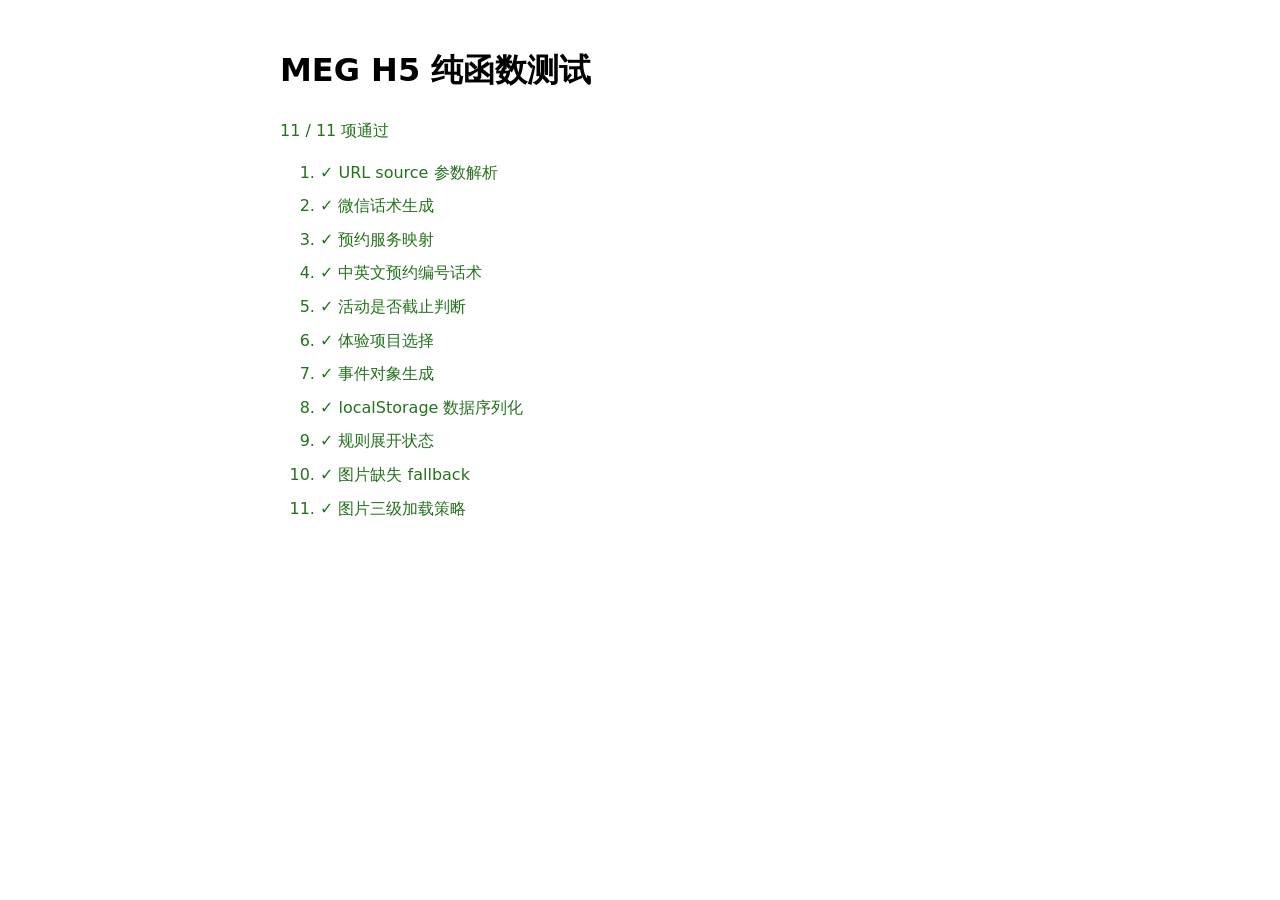
<file: tests/test.html>
<!doctype html><html lang="zh-CN"><head><meta charset="utf-8"><meta name="viewport" content="width=device-width"><title>MEG H5 测试</title><style>body{font:16px/1.6 system-ui;padding:24px;max-width:720px;margin:auto}.pass{color:#25721d}.fail{color:#b42318}li{margin:8px 0}</style></head><body><h1>MEG H5 纯函数测试</h1><p id="summary">运行中…</p><ol id="results"></ol><script defer src="/app.js?v=20260806-2"></script><script defer src="/tests/test.js?v=20260806-2"></script></body></html>
</file>
<file: styles.css>
:root{--accent:#b8ff3d;--ink:#111312;--paper:#f5f4ef;--white:#fff;--muted:#696d68;--line:#d9dcd5;--radius:20px;--shadow:0 16px 42px rgba(17,19,18,.12)}
.modal.open{visibility:visible;opacity:1}
.programs-section{background:#e8eadf}.program-tabs{display:grid;grid-template-columns:repeat(2,minmax(0,1fr));gap:10px;margin-top:26px}.program-tab,.goal-button{min-width:0;border:1px solid #cdd1c8;border-radius:14px;background:#fff;color:var(--ink);padding:14px 12px;font:inherit;font-size:13px;font-weight:800;line-height:1.35;overflow-wrap:anywhere;cursor:pointer;transition:transform .22s,background-color .22s,border-color .22s}.program-tab.active,.goal-button.active{background:var(--accent);border-color:#8fca28}.program-details,.goal-results{margin-top:16px}.program-detail,.goal-result{background:#fff;border-radius:var(--radius);padding:24px;box-shadow:var(--shadow);animation:detail-in .24s ease}.program-detail h3,.goal-result h3{font-size:23px;line-height:1.25;margin:6px 0 14px}.program-detail p,.goal-result p{color:#4e544f;font-size:14px;line-height:1.75}.detail-label{margin:0!important;color:#56820e!important;font-size:11px!important;font-weight:900;letter-spacing:.14em;text-transform:uppercase}.detail-note{border-left:3px solid var(--accent);padding-left:12px}.goal-section{background:#111312;color:#fff}.goal-section .section-lead{color:#bdc2bd}.goal-buttons{display:grid;gap:9px;margin-top:25px}.goal-button{background:#202421;border-color:#393e3a;color:#fff;text-align:left}.goal-button.active{color:#111312}.goal-result{color:var(--ink)}.goal-result .btn{margin-top:8px}.coach-team-section{background:#e8eadf}.coach-list{display:grid;gap:14px}.coach-card{background:#fff;border-radius:var(--radius);overflow:hidden}.coach-card img{display:block;width:100%;aspect-ratio:4/3;object-fit:cover}.coach-card-body{padding:24px}.coach-tags,.service-tags{display:flex;flex-wrap:wrap;gap:7px}.coach-tags span,.service-tags span{border-radius:999px;background:#e7eadf;padding:7px 9px;font-size:11px;font-weight:800}.coach-details{margin-top:14px}.brand-locations-section{background:#f5f4ef}.brand-location-list{display:flex;gap:14px;overflow-x:auto;scroll-snap-type:x mandatory;scrollbar-width:none;padding:5px 0 12px}.brand-location-list::-webkit-scrollbar{display:none}.brand-location-card{flex:0 0 88%;min-width:0;scroll-snap-align:start;background:#fff;border-radius:var(--radius);overflow:hidden;box-shadow:var(--shadow);transition:transform .24s}.image-preview-trigger{position:relative;display:block;width:100%;padding:0;border:0;background:#222;cursor:zoom-in}.image-preview-trigger img{display:block;width:100%;aspect-ratio:4/3;object-fit:cover}.image-preview-trigger span{position:absolute;right:12px;bottom:12px;border-radius:999px;background:rgba(0,0,0,.7);color:#fff;padding:7px 10px;font-size:11px;font-weight:800}.brand-location-body{padding:22px}.brand-location-heading{display:flex;align-items:flex-start;justify-content:space-between;gap:12px}.brand-location-heading h3{font-size:25px;margin:5px 0 10px}.brand-location-body>p,.brand-location-detail p{font-size:13px;line-height:1.7;color:var(--muted)}.status-badge{flex:none;border-radius:999px;background:var(--accent);padding:7px 10px;font-size:11px;font-weight:900}.brand-location-body .text-button{margin-top:18px}.brand-location-detail{margin-top:12px;border-top:1px solid var(--line);padding-top:8px}.image-preview{position:fixed;inset:0;z-index:70;visibility:hidden;opacity:0;transition:opacity .2s}.image-preview.open{visibility:visible;opacity:1}.image-preview-backdrop{position:absolute;inset:0;width:100%;border:0;background:rgba(0,0,0,.88)}.image-preview-content{position:absolute;inset:20px;display:grid;place-items:center;pointer-events:none}.image-preview-content img{max-width:100%;max-height:100%;object-fit:contain;border-radius:16px}.image-preview-close{position:absolute;right:0;top:0;z-index:2;width:42px;height:42px;border:0;border-radius:50%;background:#fff;font-size:26px;pointer-events:auto}.image-preview[hidden],.modal[hidden]{display:none}.section[hidden]{display:none}.lang-en .program-tab,.lang-en .goal-button{font-size:13px}.lang-en .goal-result h3,.lang-en .program-detail h3{overflow-wrap:anywhere}@keyframes detail-in{from{opacity:0;transform:translateY(8px)}to{opacity:1;transform:none}}
*{box-sizing:border-box}html{scroll-behavior:smooth}body{margin:0;background:var(--paper);color:var(--ink);font-family:-apple-system,BlinkMacSystemFont,"PingFang SC","Microsoft YaHei",sans-serif;-webkit-font-smoothing:antialiased;overflow-x:hidden}.no-scroll{overflow:hidden}.wrap{width:min(100% - 40px,720px);margin:auto}.hero{position:relative;min-height:100svh;color:#fff;background:#303330;display:flex;overflow:hidden}.hero-bg{position:absolute;inset:0;background-position:center;background-size:cover;opacity:.72}.hero-bg.placeholder{background:radial-gradient(circle at 78% 20%,#505650 0,transparent 38%),linear-gradient(145deg,#242724,#464b45)}.hero-shade{position:absolute;inset:0;background:linear-gradient(180deg,rgba(7,8,7,.25),rgba(7,8,7,.45) 42%,rgba(7,8,7,.92))}.hero-content{position:relative;z-index:1;min-height:100svh;padding:32px 0 44px;display:flex;flex-direction:column;justify-content:space-between}.hero-top{display:flex;align-items:flex-start;justify-content:space-between;gap:16px}.brand{font-weight:900;letter-spacing:.06em;font-size:20px;margin:0}.eyebrow,.section-kicker{font-size:11px;letter-spacing:.18em;font-weight:800;margin:7px 0;color:var(--accent)}.language-switch{display:flex;align-items:center;gap:8px;flex:none;padding:7px 10px;border:1px solid rgba(255,255,255,.28);border-radius:999px;font-size:12px}.language-switch a,.language-switch span{color:#fff;text-decoration:none}.language-switch span{font-weight:800}.language-switch i{font-style:normal;opacity:.45}.hero-copy h1{white-space:pre-line;font-size:clamp(40px,11vw,68px);line-height:1.04;letter-spacing:-.045em;margin:18px 0;overflow-wrap:break-word}.subtitle{font-size:18px;margin:0 0 20px}.deadline-pill{display:inline-block;border:1px solid rgba(255,255,255,.4);border-radius:999px;padding:8px 12px;font-size:12px}.tags{display:flex;gap:8px;flex-wrap:wrap}.tag{border-radius:999px;background:rgba(255,255,255,.12);border:1px solid rgba(255,255,255,.2);padding:7px 10px;font-size:12px}.hero-meta{display:flex;gap:16px;flex-wrap:wrap;font-size:13px;margin:18px 0}.btn{width:100%;min-height:52px;border:0;border-radius:14px;padding:14px 18px;font-size:16px;line-height:1.3;font-weight:800;cursor:pointer;white-space:normal;overflow-wrap:anywhere}.btn-primary{background:var(--accent);color:#111312}.btn-outline{background:transparent;border:1px solid var(--ink);color:var(--ink)}button:disabled{opacity:.45;cursor:not-allowed}.section{padding:72px 0}.section h2{font-size:32px;line-height:1.15;letter-spacing:-.03em;margin:8px 0 12px;overflow-wrap:break-word}.muted{color:var(--muted);font-size:14px}.deadline-card{display:flex;flex-wrap:wrap;gap:6px 12px;background:#e8eadf;border-radius:14px;padding:13px 15px;font-size:13px;margin:24px 0}.deadline-card span{width:100%;color:var(--muted)}.experience-list{display:grid;gap:16px}.experience-card{background:#fff;border-radius:var(--radius);padding:22px;box-shadow:0 1px 0 rgba(17,19,18,.07);min-width:0;overflow-wrap:break-word}.experience-head{display:flex;justify-content:space-between;gap:12px}.experience-head>div{min-width:0}.experience-card h3{font-size:22px;margin:6px 0}.number-badge{font-size:12px;font-weight:900;background:var(--ink);color:var(--accent);height:32px;min-width:32px;display:grid;place-items:center;border-radius:10px}.quota{color:var(--muted);font-size:13px;margin:0 0 16px}.experience-card ul,.content-card ul{padding-left:20px;color:#464a46;line-height:1.75;font-size:14px;min-height:0}.experience-card .btn{margin-top:10px}.ended{padding:16px;border-radius:14px;background:#e4e4e1;text-align:center;font-weight:800}.dark-section{background:#111312;color:#fff}.stat-grid{display:grid;grid-template-columns:1fr 1fr;gap:1px;background:#3c403c;border:1px solid #3c403c;border-radius:16px;overflow:hidden;margin:26px 0}.stat-grid div{background:#191c1a;padding:18px 14px;display:flex;flex-direction:column}.stat-grid div:last-child{grid-column:span 2}.stat-grid strong{font-size:20px;color:var(--accent)}.stat-grid span{font-size:12px;color:#c7cac6;margin-top:4px}.gallery{display:flex;gap:12px;overflow-x:auto;scroll-snap-type:x mandatory;padding-bottom:10px;scrollbar-width:none}.gallery::-webkit-scrollbar{display:none}.gallery-card{flex:0 0 82%;aspect-ratio:4/3;border-radius:18px;overflow:hidden;position:relative;background:linear-gradient(135deg,#333834,#202320);scroll-snap-align:start}.gallery-card img{width:100%;height:100%;object-fit:cover}.gallery-label{position:absolute;left:14px;bottom:14px;background:rgba(0,0,0,.6);padding:7px 10px;border-radius:999px;font-size:12px}.gallery-card.is-fallback:after{content:"Image unavailable";position:absolute;inset:0;display:grid;place-items:center;color:#aeb3ae;font-size:13px}.training-grid{display:grid;gap:14px;margin-top:26px}.content-card{position:relative;background:#fff;border-radius:var(--radius);padding:24px;overflow:hidden}.content-card.featured{background:var(--accent)}.card-no{position:absolute;right:18px;top:12px;font-size:52px;font-weight:900;opacity:.09}.content-card h3{font-size:24px;margin:0 0 14px}.content-card p{font-size:14px;line-height:1.75;color:#4e524e}.content-card b{font-size:13px}.soft-section{background:#e8eadf}.why-grid{display:grid;grid-template-columns:1fr 1fr;gap:12px;margin-top:25px}.why-grid article{background:#f7f7f2;padding:18px;border-radius:16px}.why-grid strong{font-size:26px}.why-grid h3{font-size:15px}.why-grid p{font-size:12px;line-height:1.6;color:var(--muted)}.location-section{background:var(--accent)}.location-section .section-kicker{color:#111}.location-card{background:#fff;padding:24px;border-radius:var(--radius);margin-top:24px}.location-name{font-size:20px;font-weight:900}.location-card p,.location-card div{line-height:1.7}.find-tip{border-left:3px solid var(--accent);padding-left:12px}.notice{font-size:12px;color:var(--muted)}#mapHint{display:block;text-align:center;margin-top:8px;color:var(--muted)}.rules{padding-left:24px;margin-top:24px}.rules li{font-size:13px;line-height:1.7;margin-bottom:9px}.rules li:nth-child(n+4){display:none}.rules.expanded li{display:list-item}.text-button{border:0;background:transparent;border-bottom:1px solid var(--ink);padding:7px 0;font-weight:800}.final-cta{text-align:center;background:#111312;color:#fff;padding-bottom:130px}.final-cta p{color:#c6cac5}.qr-shell{width:190px;aspect-ratio:1;margin:24px auto 16px;background:#fff;border-radius:16px;padding:10px;position:relative;display:grid;place-items:center;overflow:hidden}.qr-shell img{width:100%;height:100%;object-fit:contain;position:relative;z-index:1}.image-fallback{position:absolute;color:#555;font-size:13px;line-height:1.6}.footer-info{display:flex;flex-direction:column;gap:6px;margin-top:28px;font-size:12px;color:#9fa49f}.floating-cta{position:fixed;z-index:20;left:20px;right:20px;bottom:calc(12px + env(safe-area-inset-bottom));width:calc(100% - 40px);max-width:680px;margin:auto;min-height:54px;border:0;border-radius:16px;background:var(--accent);font-size:16px;font-weight:900;box-shadow:0 10px 30px rgba(0,0,0,.25)}.modal{position:fixed;inset:0;z-index:50;visibility:hidden;opacity:0;transition:.2s}.modal-backdrop{position:absolute;inset:0;background:rgba(0,0,0,.65)}.modal-sheet{position:absolute;bottom:0;left:0;right:0;max-width:720px;max-height:92svh;overflow:auto;overflow-wrap:break-word;margin:auto;background:var(--paper);border-radius:24px 24px 0 0;padding:18px 24px calc(30px + env(safe-area-inset-bottom));transform:translateY(100%);transition:transform .25s}.modal.open .modal-sheet{transform:none}.drag-handle{width:44px;height:4px;border-radius:99px;background:#c4c6c0;margin:0 auto 18px}.close-button{position:absolute;right:20px;top:14px;width:38px;height:38px;border:0;border-radius:50%;font-size:24px}.modal-sheet h2{font-size:28px;margin:5px 0}.claim-steps{padding-left:22px;line-height:1.7;font-size:13px}.message-box{background:#fff;border:1px solid var(--line);border-radius:14px;padding:14px;font-size:13px;line-height:1.7;margin:14px 0}.copy-status{min-height:20px;color:#40720c;text-align:center;font-size:13px}.manager{text-align:center}.modal-note{text-align:center;font-size:12px;color:var(--muted);line-height:1.7}.modal .qr-shell{width:180px}.modal .manager h3{margin-bottom:5px}.modal .manager p{margin-top:0}.is-fallback img{display:none}
.render-note{margin:-2px 0 0;color:#9da39d;font-size:12px}.price-section{background:#171a18;color:#fff}.price-intro{color:#b8bdb8;font-size:14px}.price-grid{display:grid;gap:10px;margin-top:26px}.price-card{display:flex;align-items:center;justify-content:space-between;gap:16px;border:1px solid #373c38;background:#202421;border-radius:16px;padding:16px 18px}.price-card h3{font-size:16px;margin:0 0 5px}.price-card p{font-size:11px;color:#9da39d;margin:0}.price-value{display:flex;align-items:baseline;white-space:nowrap;color:var(--accent)}.price-value span{font-size:13px}.price-value strong{font-size:30px;letter-spacing:-.04em}.price-value small{font-size:10px;margin-left:4px}.price-note{color:#858b86;font-size:11px;line-height:1.7;margin-top:16px}.location-heading{display:flex;align-items:center;gap:10px}.location-heading h3{font-size:20px;margin:0}.location-pin{font-size:20px}.store-address{display:flex;flex-direction:column;margin-top:20px;font-style:normal;font-size:15px;line-height:1.8}.store-contact{display:flex;gap:12px;align-items:center;margin:18px 0 0}.store-contact span{font-variant-numeric:tabular-nums}.arrival-help{margin:8px 0 0;color:var(--muted);font-size:12px}.location-divider{height:1px;border:0;background:var(--line);margin:22px 0}.location-actions{display:grid;gap:12px}.location-actions .btn{display:flex;align-items:center;justify-content:center;text-decoration:none}.location-map-button{background:var(--accent);color:var(--ink)}.location-copy-button{background:#fff;border:1px solid #76a822;color:#4f7414}
.hero-actions{display:grid;gap:10px}.btn-secondary-light{background:transparent;border:1px solid rgba(255,255,255,.55);color:#fff}.section-lead{font-size:17px;line-height:1.65;color:#4f544f;margin:0 0 28px}.open-gym-section{background:#e8eadf}.open-gym-grid{display:grid;gap:14px}.open-gym-card{position:relative;background:#fff;border-radius:var(--radius);padding:24px;overflow:hidden;min-width:0}.open-gym-card h3{font-size:21px;line-height:1.25;margin:0 44px 14px 0}.open-gym-card p,.open-gym-card li{font-size:14px;line-height:1.7;color:#4e544f}.open-gym-card ul{padding-left:20px;margin-bottom:0}.feature-index{position:absolute;right:18px;top:16px;color:#9ba19b;font-size:12px;font-weight:900}.highlight-card{background:var(--accent)}.highlight-card p{color:#293020}.first-visit-card{background:#171a18;color:#fff}.first-visit-card p{color:#c4c9c4}.first-visit-card .callout{border-left:3px solid var(--accent);padding-left:12px;color:#fff}.price-card>div:first-child{min-width:0}.price-card h3{overflow-wrap:anywhere}.membership-message-button{margin-top:20px}.trial-process-section{background:#fff}.process-list{list-style:none;padding:0;margin:28px 0;display:grid;gap:10px}.process-list li{display:grid;grid-template-columns:72px 1fr;gap:12px;align-items:start;padding:16px;border-radius:14px;background:var(--paper)}.process-list span{font-size:11px;font-weight:900;color:#56820e;text-transform:uppercase}.process-list p{margin:0;font-size:14px;line-height:1.65}.trial-example{background:var(--accent);border-radius:16px;padding:18px}.trial-example p{font-size:14px;line-height:1.65;margin:7px 0 0}.timing-notes{border:1px solid var(--line);border-radius:16px;padding:18px;margin-top:12px}.timing-notes p{font-size:13px;line-height:1.65;margin:0}.timing-notes p+p{margin-top:10px}.coaching-section{background:#e8eadf}.coaching-grid{display:grid;gap:14px;margin-top:26px}.coaching-grid .content-card{min-height:0}.location-detail{font-size:14px}.lang-en{font-family:-apple-system,BlinkMacSystemFont,"Segoe UI",Arial,sans-serif}.lang-en .hero-copy h1{font-size:clamp(34px,9.5vw,60px);line-height:1.06}.lang-en .eyebrow{line-height:1.55}.lang-en .final-cta.contact-section{padding-bottom:72px}.lang-en .rules-section{padding-bottom:130px}.lang-en .price-note{font-size:12px}.lang-en .floating-cta{font-size:15px}.lang-en .rules li{font-size:14px}.lang-en .gallery-card.is-fallback:after{content:"Image unavailable"}
@media(min-width:680px){.training-grid{grid-template-columns:repeat(3,1fr)}.content-card{min-height:360px}.gallery-card{flex-basis:55%}.experience-card{padding:28px}.location-actions,.hero-actions,.open-gym-grid,.coaching-grid{grid-template-columns:1fr 1fr}.equipment-card,.first-visit-card{grid-column:span 2}.floating-cta{left:50%;right:auto;transform:translateX(-50%)}.program-tabs{grid-template-columns:repeat(4,minmax(0,1fr))}.goal-buttons{grid-template-columns:repeat(3,minmax(0,1fr))}.brand-location-list{display:grid;grid-template-columns:repeat(3,minmax(0,1fr));overflow:visible}.brand-location-card{width:auto}.coach-list{grid-template-columns:repeat(2,minmax(0,1fr))}}
@media(hover:hover){.program-tab:hover,.goal-button:hover,.brand-location-card:hover{transform:translateY(-3px)}}
@media(prefers-reduced-motion:reduce){html{scroll-behavior:auto}*,*:before,*:after{transition:none!important;animation:none!important}.program-detail,.goal-result{animation:none}}
.course-format{margin-top:14px!important;border-left:3px solid var(--accent);padding-left:12px;font-weight:700}.coach-list{margin-top:24px}.coach-heading{display:flex;align-items:flex-start;justify-content:space-between;gap:12px}.coach-heading h3{font-size:28px;margin:4px 0 6px}.coach-heading p:not(.detail-label){margin:0;color:var(--muted);font-size:13px;line-height:1.55}.coach-photo,.coach-training-photo{position:relative;display:block;width:100%;padding:0;border:0;background:#202320;color:#fff;cursor:zoom-in;overflow:hidden}.coach-photo img{display:block;width:100%;aspect-ratio:4/5;object-fit:cover}.coach-training-photo{border-radius:16px;margin-top:18px}.coach-training-photo img{display:block;width:100%;aspect-ratio:3/2;object-fit:cover}.coach-photo>span,.coach-training-photo>span{position:absolute;right:12px;bottom:12px;border-radius:999px;background:rgba(0,0,0,.7);padding:7px 10px;font-size:11px;font-weight:800}.coach-stats{display:grid;grid-template-columns:1fr 1fr;gap:1px;background:var(--line);border:1px solid var(--line);border-radius:14px;overflow:hidden;margin:18px 0}.coach-stats div{display:flex;flex-direction:column;background:#f5f6f1;padding:14px}.coach-stats strong{font-size:22px}.coach-stats span{margin-top:3px;color:var(--muted);font-size:11px}.credentials-list{display:grid;gap:0;margin:18px 0}.credentials-list div{display:grid;grid-template-columns:96px 1fr;gap:12px;padding:12px 0;border-top:1px solid var(--line)}.credentials-list dt{font-size:12px;font-weight:900}.credentials-list dd{margin:0;color:var(--muted);font-size:13px;line-height:1.65}.coach-bio{color:var(--muted);font-size:13px;line-height:1.75}.brand-location-body address{font-style:normal;color:var(--muted);font-size:13px;line-height:1.75}.year-badge{flex:none;border-radius:999px;border:1px solid var(--ink);padding:7px 10px;font-size:11px;font-weight:900}.image-fallback-card{display:none!important}.image-preview-trigger.is-fallback{aspect-ratio:4/3;cursor:default;background:radial-gradient(circle at 75% 20%,#384039 0,transparent 35%),linear-gradient(145deg,#171a18,#303630)}.image-preview-trigger.is-fallback .image-action-label{display:none}.image-preview-trigger.is-fallback .image-fallback-card{position:absolute;inset:0;display:grid!important;place-items:center;padding:22px;background:transparent;color:var(--accent);font-size:17px;line-height:1.4;letter-spacing:.04em;text-align:center}.timeline-section{background:#111312;color:#fff}.brand-timeline{list-style:none;margin:30px 0 0;padding:0 0 0 24px;border-left:1px solid #4b514c}.brand-timeline li{position:relative;display:grid;grid-template-columns:64px 1fr;gap:12px;padding:0 0 26px;opacity:.35;transform:translateY(8px);transition:opacity .45s,transform .45s}.brand-timeline li:before{content:"";position:absolute;left:-30px;top:5px;width:11px;height:11px;border-radius:50%;background:var(--accent);box-shadow:0 0 0 5px #111312}.brand-timeline li:last-child{padding-bottom:0}.brand-timeline strong{color:var(--accent);font-size:18px}.brand-timeline span{color:#d0d4d0;font-size:14px;line-height:1.5}.brand-timeline.viewed li{opacity:1;transform:none}.brand-timeline.viewed li:nth-child(2){transition-delay:.08s}.brand-timeline.viewed li:nth-child(3){transition-delay:.16s}.brand-timeline.viewed li:nth-child(4){transition-delay:.24s}
@media(min-width:680px){.coach-list{grid-template-columns:1fr}.coach-card{display:grid;grid-template-columns:minmax(260px,40%) 1fr}.coach-photo{height:100%}.coach-photo img{height:100%;aspect-ratio:auto}.brand-timeline{display:grid;grid-template-columns:repeat(4,1fr);padding:24px 0 0;border-left:0;border-top:1px solid #4b514c}.brand-timeline li{display:flex;flex-direction:column;gap:5px;padding:0 18px 0 0}.brand-timeline li:before{left:0;top:-30px}.credentials-list div{grid-template-columns:130px 1fr}}
@media(prefers-reduced-motion:reduce){.brand-timeline li{opacity:1;transform:none}}
.sr-only{position:absolute!important;width:1px!important;height:1px!important;padding:0!important;margin:-1px!important;overflow:hidden!important;clip:rect(0,0,0,0)!important;white-space:nowrap!important;border:0!important}.hero-brand{min-width:0}.brand-logo-horizontal{display:block;width:min(220px,55vw);height:auto;filter:drop-shadow(0 0 1px rgba(255,255,255,.95)) drop-shadow(0 3px 10px rgba(0,0,0,.42))}.footer-brand-logo{display:block;width:112px;height:auto;margin:0 auto 22px;filter:drop-shadow(0 0 1px rgba(255,255,255,.95)) drop-shadow(0 0 8px rgba(255,255,255,.42))}.location-photo-gallery{display:flex;gap:10px;overflow-x:auto;scroll-snap-type:x mandatory;scrollbar-width:none;margin-top:16px;padding-bottom:6px}.location-photo-gallery::-webkit-scrollbar{display:none}.location-photo-item{position:relative;flex:0 0 82%;aspect-ratio:4/3;min-width:0;padding:0;border:0;border-radius:14px;overflow:hidden;background:#202320;scroll-snap-align:start;cursor:zoom-in}.location-photo-item img{display:block;width:100%;height:100%;object-fit:cover}.location-photo-item span{position:absolute;left:10px;right:auto;bottom:10px;border-radius:999px;background:rgba(0,0,0,.72);color:#fff;padding:6px 9px;font-size:10px;font-weight:800}.lang-en .brand-logo-horizontal{width:min(220px,52vw)}
@media(min-width:680px){.brand-logo-horizontal{width:245px}.footer-brand-logo{width:126px}.location-photo-item{flex-basis:90%}}

/* WeChat mobile experience — 20260804-6 */
html{-webkit-text-size-adjust:100%;min-width:0}body.no-scroll{position:fixed;left:0;right:0;width:100%;overflow:hidden}button,a{-webkit-tap-highlight-color:transparent;touch-action:manipulation}button{min-height:44px}.language-short,.swipe-hint,.mobile-cta-bar{display:none}.faq-section{background:#f5f4ef}.faq-list{margin-top:24px;border-top:1px solid var(--line)}.faq-item{border-bottom:1px solid var(--line)}.faq-item h3{margin:0}.faq-question{display:flex;width:100%;min-height:56px;align-items:center;justify-content:space-between;gap:16px;border:0;background:transparent;padding:15px 2px;color:var(--ink);font:inherit;font-size:16px;font-weight:800;line-height:1.45;text-align:left;overflow-wrap:anywhere}.faq-question span{flex:none;font-size:22px;transition:transform .2s}.faq-question[aria-expanded="true"] span{transform:rotate(45deg)}.faq-answer{padding:0 2px 16px;animation:detail-in .22s ease}.faq-answer p{margin:0;color:var(--muted);font-size:14px;line-height:1.7}.coach-details:not([hidden]),.brand-location-detail:not([hidden]){animation:detail-in .24s ease}.toast{position:fixed;z-index:90;left:50%;bottom:24px;max-width:min(90vw,420px);padding:11px 15px;border-radius:999px;background:#111312;color:#fff;font-size:13px;font-weight:800;line-height:1.35;text-align:center;opacity:0;pointer-events:none;transform:translate(-50%,12px);transition:opacity .18s,transform .18s}.toast.show{opacity:1;transform:translate(-50%,0)}

@media(max-width:767px){
  body{padding-bottom:calc(72px + env(safe-area-inset-bottom))}.wrap{width:min(100% - 32px,720px)}.section{padding:60px 0}.section h2{font-size:clamp(28px,8vw,34px);line-height:1.14;overflow-wrap:anywhere}.section-lead{margin-bottom:22px;font-size:15px}.hero{min-height:100vh;min-height:100dvh}.hero-content{min-height:100vh;min-height:100dvh;padding-top:max(20px,env(safe-area-inset-top));padding-bottom:32px}.hero-copy h1,.lang-en .hero-copy h1{font-size:clamp(32px,9.4vw,40px);line-height:1.05;overflow-wrap:anywhere}.subtitle{font-size:16px}.brand-logo-horizontal,.lang-en .brand-logo-horizontal{width:min(190px,52vw)}.language-switch{min-height:44px;min-width:48px;justify-content:center;padding:8px 11px}.language-switch .language-current,.language-switch .language-full,.language-switch i{display:none}.language-switch .language-short{display:inline}.language-switch a{display:grid;min-height:28px;align-items:center;font-weight:900}.btn{min-height:48px;padding:12px 15px;font-size:15px;border-radius:13px}
  .experience-list,.training-grid,.coaching-grid{display:flex;gap:12px;overflow-x:auto;scroll-snap-type:x mandatory;scroll-padding-inline:0;padding:2px 0 8px;scrollbar-width:none}.experience-list::-webkit-scrollbar,.training-grid::-webkit-scrollbar,.coaching-grid::-webkit-scrollbar{display:none}.experience-card,.training-grid .content-card,.coaching-grid .content-card{flex:0 0 min(84vw,360px);scroll-snap-align:start;min-height:0;padding:18px}.experience-card{display:flex;flex-direction:column}.experience-card .btn{margin-top:auto}.experience-card h3{font-size:19px}.experience-card ul{margin-top:0}.experience-card li:nth-child(n+4){display:none}.content-card h3{font-size:21px}.content-card p,.content-card li{font-size:14px}.swipe-hint{display:block;margin:8px 0 0;color:var(--muted);font-size:12px;text-align:center}.dark-section .swipe-hint,.goal-section .swipe-hint{color:#b9bdb9}
  .program-tabs,.goal-buttons,.why-grid{grid-template-columns:repeat(2,minmax(0,1fr));gap:10px}.program-tabs{margin-top:20px}.program-tab{min-height:64px;padding:10px;font-size:13px}.goal-buttons{margin-top:20px}.goal-button{min-height:80px;padding:12px;font-size:14px;align-content:center}.program-detail,.goal-result{padding:19px}.program-detail h3,.goal-result h3{font-size:21px}.goal-results{min-height:0}.goal-result:not([hidden]){animation:detail-in .24s ease}
  .coach-card-body{padding:18px}.coach-heading{display:block}.coach-heading .status-badge{display:inline-flex;margin-top:10px}.coach-heading h3{font-size:25px}.coach-stats{grid-template-columns:repeat(2,minmax(0,1fr));margin:15px 0}.coach-stats div{padding:12px}.coach-stats strong{font-size:20px}.coach-tags span,.service-tags span{padding:6px 8px}.credentials-list div{grid-template-columns:82px 1fr;gap:10px}.coach-training-photo{margin-top:14px}
  .brand-location-list{display:flex;gap:12px;overflow-x:auto;scroll-snap-type:x mandatory;padding:3px 0 10px}.brand-location-card{flex:0 0 min(86vw,370px);width:auto;scroll-snap-align:start}.brand-location-body{padding:18px}.brand-location-heading h3{font-size:21px}.image-preview-trigger img{aspect-ratio:4/3}.location-photo-item{flex-basis:82%}.brand-timeline{display:block;padding:0 0 0 24px;border-top:0;border-left:1px solid #4b514c}.brand-timeline li{display:grid;grid-template-columns:62px 1fr;gap:10px;padding:0 0 24px}.brand-timeline li:before{left:-30px;top:5px}.why-grid article{min-height:150px;padding:15px}.why-grid strong{font-size:23px;overflow-wrap:anywhere}.why-grid h3{font-size:14px;margin:10px 0 7px}.why-grid p{margin:0;font-size:12px;display:-webkit-box;-webkit-line-clamp:3;-webkit-box-orient:vertical;overflow:hidden}
  .stat-grid{margin:20px 0}.stat-grid div{padding:15px 12px}.open-gym-card{padding:19px}.price-grid{gap:8px;margin-top:20px}.price-card{min-height:72px;padding:13px 14px;gap:10px}.price-card h3{font-size:14px;line-height:1.3}.price-value strong{font-size:26px}.price-value span{font-size:12px}.location-card{padding:19px;margin-top:20px}.location-actions{grid-template-columns:1fr;gap:10px}.location-actions .btn{width:100%;min-height:48px}.gallery-card{flex-basis:min(84vw,360px)}
  .mobile-cta-bar{position:fixed;z-index:30;left:0;right:0;bottom:0;display:block;padding:8px 16px calc(8px + env(safe-area-inset-bottom));background:rgba(17,19,18,.94);-webkit-backdrop-filter:blur(10px);backdrop-filter:blur(10px);transition:transform .2s,opacity .2s}.mobile-cta-bar.is-hidden{opacity:0;pointer-events:none;transform:translateY(100%)}.floating-cta{position:static;display:block;width:100%;max-width:720px;min-height:52px;margin:auto;border-radius:14px;box-shadow:none}.toast{bottom:calc(76px + env(safe-area-inset-bottom))}
  .modal-sheet{max-height:85vh;max-height:85dvh;padding:14px 18px calc(22px + env(safe-area-inset-bottom));overscroll-behavior:contain}.drag-handle{margin-bottom:13px}.close-button{right:14px;top:10px;width:44px;height:44px}.modal-sheet h2{font-size:25px}.modal .qr-shell{width:210px}.message-box{font-size:14px}.image-preview-content{inset:max(58px,env(safe-area-inset-top)) 14px calc(24px + env(safe-area-inset-bottom))}.image-preview-close{width:44px;height:44px}.final-cta{padding-bottom:88px}.lang-en .final-cta.contact-section{padding-bottom:88px}.lang-en .rules-section{padding-bottom:72px}
  .program-tab:active,.goal-button:active,.btn:active,.faq-question:active,.text-button:active,.image-preview-trigger:active,.location-photo-item:active{transform:scale(.98)}
}

/* Long-page structure, progressive media and chapter navigation — 20260806-2 */
[data-nav-section]{scroll-margin-top:24px}
.training-cluster-section{padding-top:46px;padding-bottom:46px}
.more-programs-toggle{display:block;margin:22px auto 0}
.more-programs-toggle[aria-expanded="true"]{color:#111312;background:var(--accent)}
.coach-list{grid-template-columns:repeat(auto-fit,minmax(min(100%,300px),1fr));align-items:start}
.coach-card:only-child{width:min(100%,680px);margin-inline:auto}
.gallery-card,.image-preview-trigger,.coach-photo,.coach-training-photo,.location-photo-item,.qr-shell{contain:layout paint}
.gallery-card img,.image-preview-trigger img,.coach-photo img,.coach-training-photo img,.location-photo-item img{background:#242825}
.gallery-card.is-fallback,.image-preview-trigger.is-fallback,.coach-photo.is-fallback,.coach-training-photo.is-fallback,.location-photo-item.is-fallback{background:linear-gradient(135deg,#242825,#363c37)}

.section-nav{position:fixed;z-index:28;right:10px;top:50%;display:none;width:118px;padding:8px;border:1px solid rgba(255,255,255,.16);border-radius:18px;background:rgba(17,19,18,.9);box-shadow:0 12px 34px rgba(0,0,0,.24);opacity:0;pointer-events:none;transform:translateY(-45%);transition:opacity .2s,transform .2s;-webkit-backdrop-filter:blur(12px);backdrop-filter:blur(12px)}
.section-nav.is-visible{opacity:1;pointer-events:auto;transform:translateY(-50%)}
.section-nav a{display:block;min-height:34px;border-radius:11px;padding:8px 9px;color:#d4d8d4;font-size:11px;font-weight:800;line-height:1.2;text-decoration:none;transition:background-color .18s,color .18s}
.section-nav a.active{background:var(--accent);color:#111312}
.section-menu-button{position:fixed;z-index:31;right:14px;bottom:calc(78px + env(safe-area-inset-bottom));display:flex;min-width:58px;min-height:48px;align-items:center;justify-content:center;gap:5px;border:1px solid rgba(184,255,61,.78);border-radius:999px;background:rgba(236,255,207,.94);color:#111312;font:inherit;font-size:12px;font-weight:900;box-shadow:0 8px 22px rgba(0,0,0,.24),0 0 0 1px rgba(184,255,61,.16),0 0 14px rgba(184,255,61,.18);-webkit-backdrop-filter:blur(10px);backdrop-filter:blur(10px);opacity:0;pointer-events:none;transform:translateY(10px);transition:opacity .2s,transform .2s}
.section-menu-button.is-visible{opacity:1;pointer-events:auto;transform:none}
.section-menu{position:fixed;inset:0;z-index:65;visibility:hidden;opacity:0;transition:opacity .2s}
.section-menu[hidden]{display:none}
.section-menu.open{visibility:visible;opacity:1}
.section-menu-backdrop{position:absolute;inset:0;width:100%;height:100%;border:0;background:rgba(0,0,0,.66)}
.section-menu-sheet{position:absolute;right:0;bottom:0;left:0;max-height:min(76vh,620px);overflow:auto;border-radius:24px 24px 0 0;background:#f5f4ef;padding:18px 20px calc(24px + env(safe-area-inset-bottom));transform:translateY(24px);transition:transform .22s}
.section-menu.open .section-menu-sheet{transform:none}
.section-menu-sheet .close-button{right:16px;top:14px}
.section-menu-sheet nav{display:grid;grid-template-columns:repeat(2,minmax(0,1fr));gap:9px;margin-top:18px}
.section-menu-sheet nav a{display:flex;min-height:48px;align-items:center;border:1px solid #d0d4cd;border-radius:13px;background:#fff;padding:11px 13px;color:#111312;font-size:13px;font-weight:850;text-decoration:none}
.section-menu-sheet nav a.active{border-color:#8fca28;background:var(--accent)}

@media(min-width:1024px){
  .section-menu-button{right:20px;bottom:20px}
  .section-menu-sheet{right:20px;bottom:20px;left:auto;width:min(390px,calc(100% - 40px));border-radius:24px;padding-bottom:24px}
}
@media(max-width:767px){
  .training-cluster-section{padding-top:38px;padding-bottom:38px}
  .more-programs-toggle{width:100%;margin-top:18px}
  .section-menu-button{display:flex}
}
@media(min-width:768px) and (max-width:1023px){
  .section-menu-button{bottom:18px}
}
@media(prefers-reduced-motion:reduce){
  html{scroll-behavior:auto!important}
  .section-nav,.section-menu,.section-menu-sheet,.section-menu-button{transition:none!important}
}

@media(max-width:390px){.wrap{width:min(100% - 28px,720px)}.section{padding:56px 0}.hero-copy h1,.lang-en .hero-copy h1{font-size:clamp(31px,9.2vw,37px)}.why-grid{gap:9px}.why-grid article{min-height:145px;padding:13px}.goal-button{min-height:78px;font-size:13px}.price-card{padding-inline:12px}.price-value strong{font-size:24px}}

@media(min-width:768px){.mobile-cta-bar{display:none}.modal{display:grid;place-items:center;padding:32px}.modal-sheet{position:relative;inset:auto;width:min(620px,100%);max-height:min(82vh,760px);border-radius:24px;padding:24px 30px;transform:translateY(20px)}.modal.open .modal-sheet{transform:none}.drag-handle{display:none}.image-preview-content{inset:32px}}

@media(prefers-reduced-motion:reduce){.toast,.mobile-cta-bar,.faq-answer,.coach-details:not([hidden]),.brand-location-detail:not([hidden]),.goal-result:not([hidden]){transition:none!important;animation:none!important}}

/* Membership savings and optional Dianping store links — 20260809-1 */
.price-saving-note{display:block;margin-top:5px;color:#858b86;font-size:10px;line-height:1.5}.dianping-link{display:inline-flex;width:100%;min-height:44px;align-items:center;justify-content:center;margin-top:16px;border:1px solid #cdd1c8;border-radius:12px;background:#f7f7f2;color:var(--ink);padding:10px 12px;font-size:13px;font-weight:800;line-height:1.35;text-align:center;text-decoration:none;overflow-wrap:anywhere}.brand-location-body .dianping-link+.text-button{margin-top:10px}

/* Training navigation and language visibility refinements — 20260804-6 */
.language-switch{
  min-height:48px;
  gap:9px;
  padding:10px 14px;
  border:2px solid rgba(184,255,61,.82);
  background:rgba(17,19,18,.7);
  box-shadow:0 5px 18px rgba(0,0,0,.3);
  font-size:14px;
}
.language-switch span,.language-switch a{font-weight:900}
.language-switch i{opacity:.7}

@media(max-width:767px){
  .hero-top{gap:8px}
  .brand-logo-horizontal,.lang-en .brand-logo-horizontal{width:min(150px,43vw)}
  .language-switch{min-height:48px;justify-content:center;gap:7px;padding:9px 12px;font-size:13px}
  .language-switch .language-current,.language-switch .language-full,.language-switch i{display:inline}
  .language-switch .language-short{display:none}
  .language-switch a{display:inline;min-height:0}
  .program-tabs,.goal-buttons{
    display:grid;
    grid-auto-flow:column;
    grid-template-columns:none;
    grid-template-rows:repeat(2,auto);
    grid-auto-columns:minmax(148px,44vw);
    gap:9px;
    overflow-x:auto;
    scroll-snap-type:x proximity;
    scrollbar-width:none;
    padding-bottom:4px;
  }
  .program-tabs::-webkit-scrollbar,.goal-buttons::-webkit-scrollbar{display:none}
  .program-tab,.goal-button{scroll-snap-align:start}
  .program-tab{min-height:58px;padding:9px;font-size:13px}
  .goal-button{min-height:64px;padding:10px;font-size:13px}
  .program-details,.goal-results{margin-top:10px}
}

.selected-service{margin:8px 0 12px;color:var(--muted);font-size:14px}
.claim-reference{display:grid;grid-template-columns:auto 1fr;align-items:center;gap:5px 12px;margin:12px 0 16px;padding:13px 15px;border:1px solid #cbd1c8;border-radius:14px;background:#fff}
.claim-reference span{font-size:12px;font-weight:800;color:var(--muted)}
.claim-reference strong{justify-self:end;color:#3f6808;font-size:18px;letter-spacing:.04em;font-variant-numeric:tabular-nums}
.claim-reference small{grid-column:1/-1;color:var(--muted);font-size:11px;line-height:1.5}
.claim-reference small.is-error{color:#8d4a27}
.manager-role{color:var(--muted);font-size:12px;line-height:1.6}
.modal #copyButton:disabled{cursor:wait;opacity:.55}

@media(max-width:767px){
  .modal .qr-shell{width:230px}
  .claim-steps{margin:12px 0;padding-left:21px}
  .claim-steps li{margin-bottom:5px}
}

/* Three-coach team extension — 20260818-1 */
.coach-list{align-items:stretch}
.coach-card{display:flex;min-width:0;flex-direction:column}
.coach-photo img{height:auto}
.coach-card-body{display:flex;min-width:0;flex:1;flex-direction:column}
.coach-cert-summary,.coach-positioning{color:var(--muted);font-size:12px;line-height:1.65}
.coach-cert-summary{margin:14px 0 12px;font-weight:700}
.coach-positioning{margin:16px 0}
.coach-card-body>.js-coach-toggle{align-self:flex-start;margin-top:auto}
.coach-role-badge{background:#e7eadf;color:var(--ink)}
@media(min-width:680px){
  .coach-list{grid-template-columns:repeat(2,minmax(0,1fr))}
  .coach-card{display:flex;grid-template-columns:none}
  .coach-photo{height:auto}
  .coach-photo img{height:auto;aspect-ratio:4/5}
}
@media(min-width:1100px){.coach-team-section .wrap{width:min(100% - 40px,1200px)}.coach-list{grid-template-columns:repeat(3,minmax(0,1fr))}}
</file>
